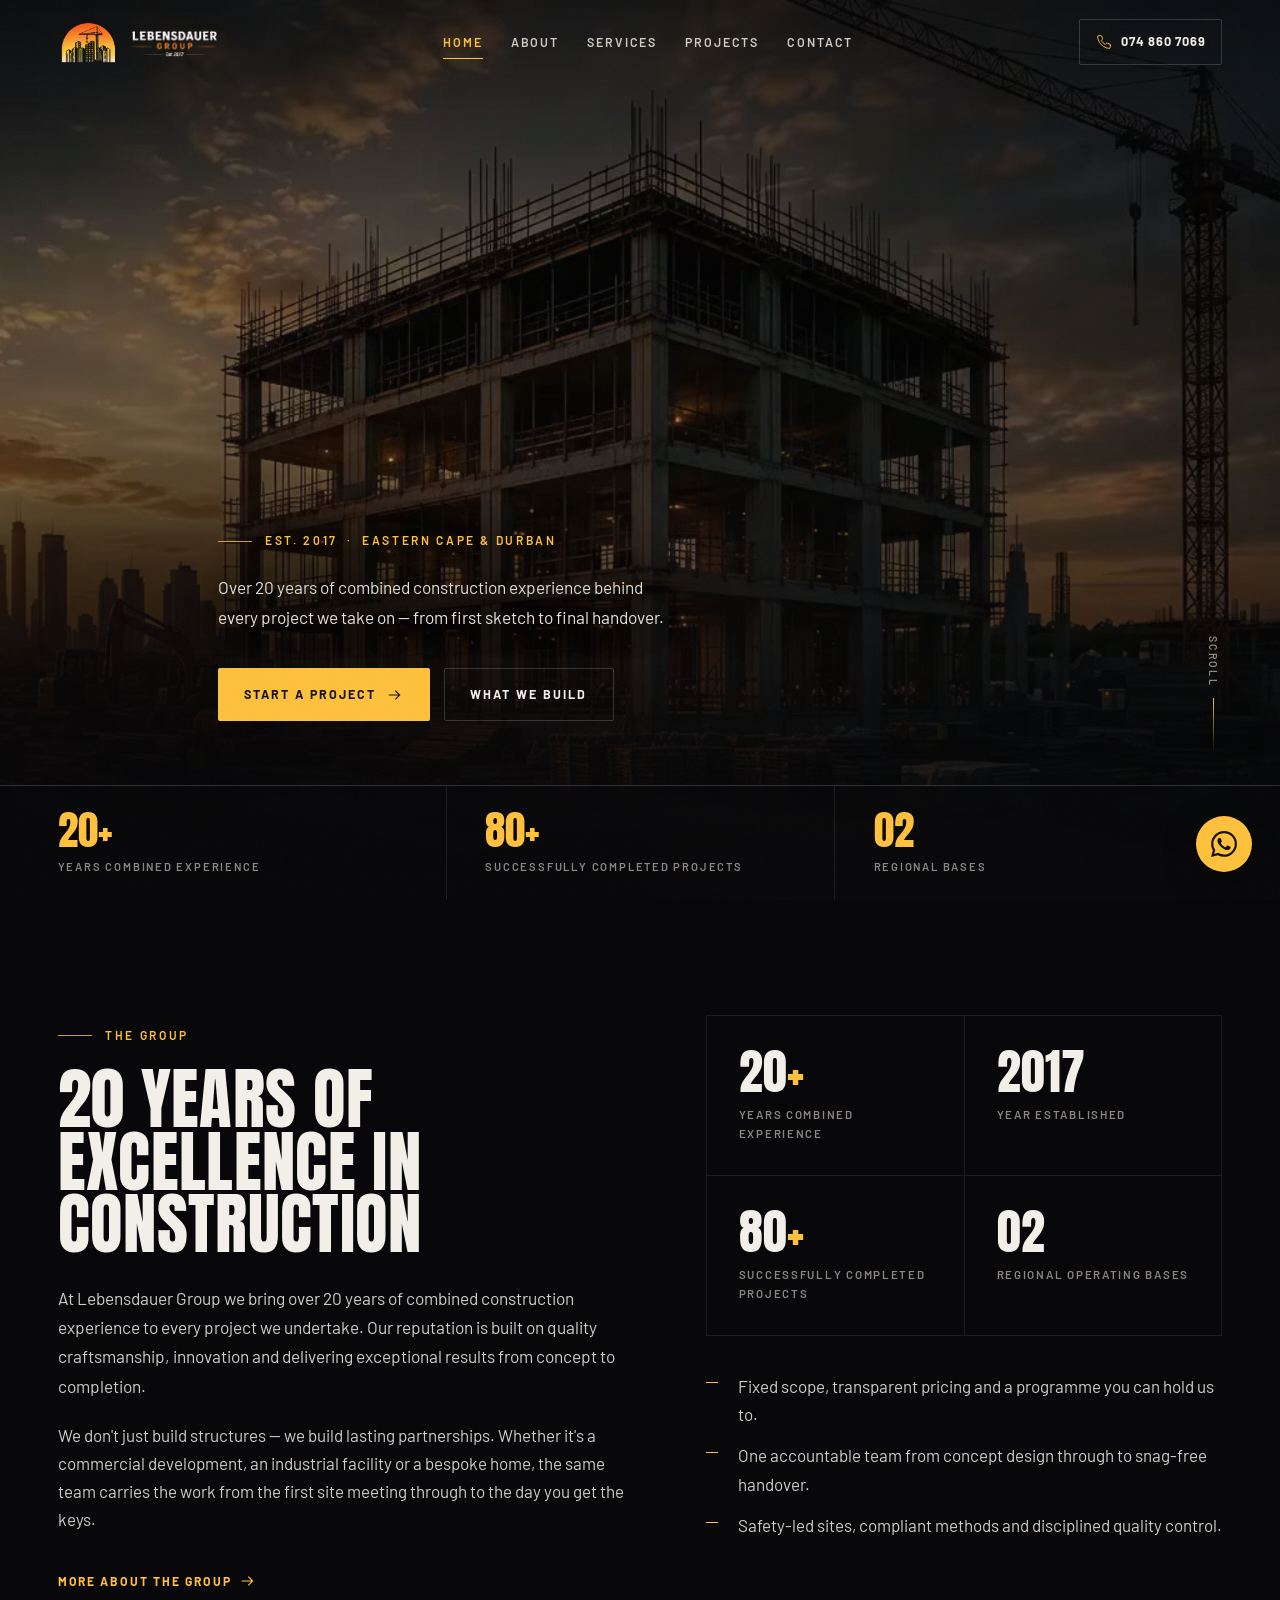
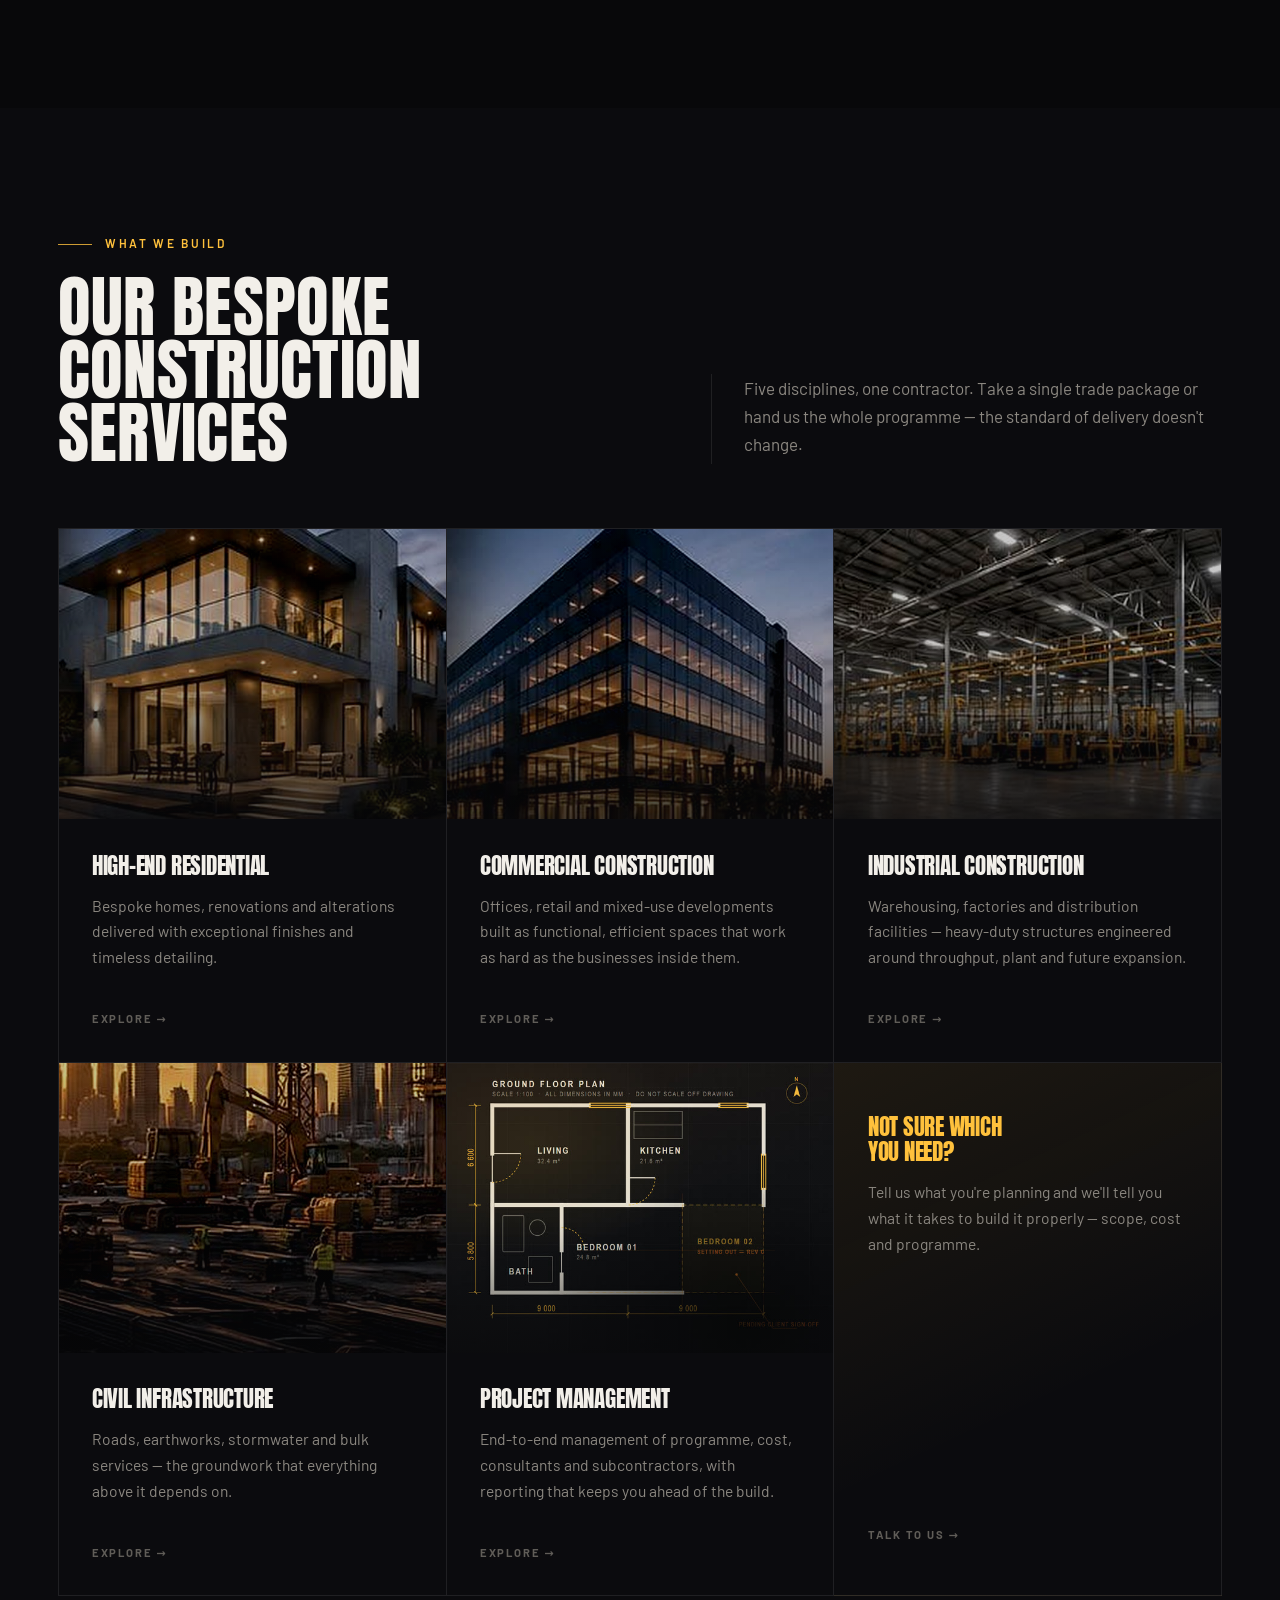
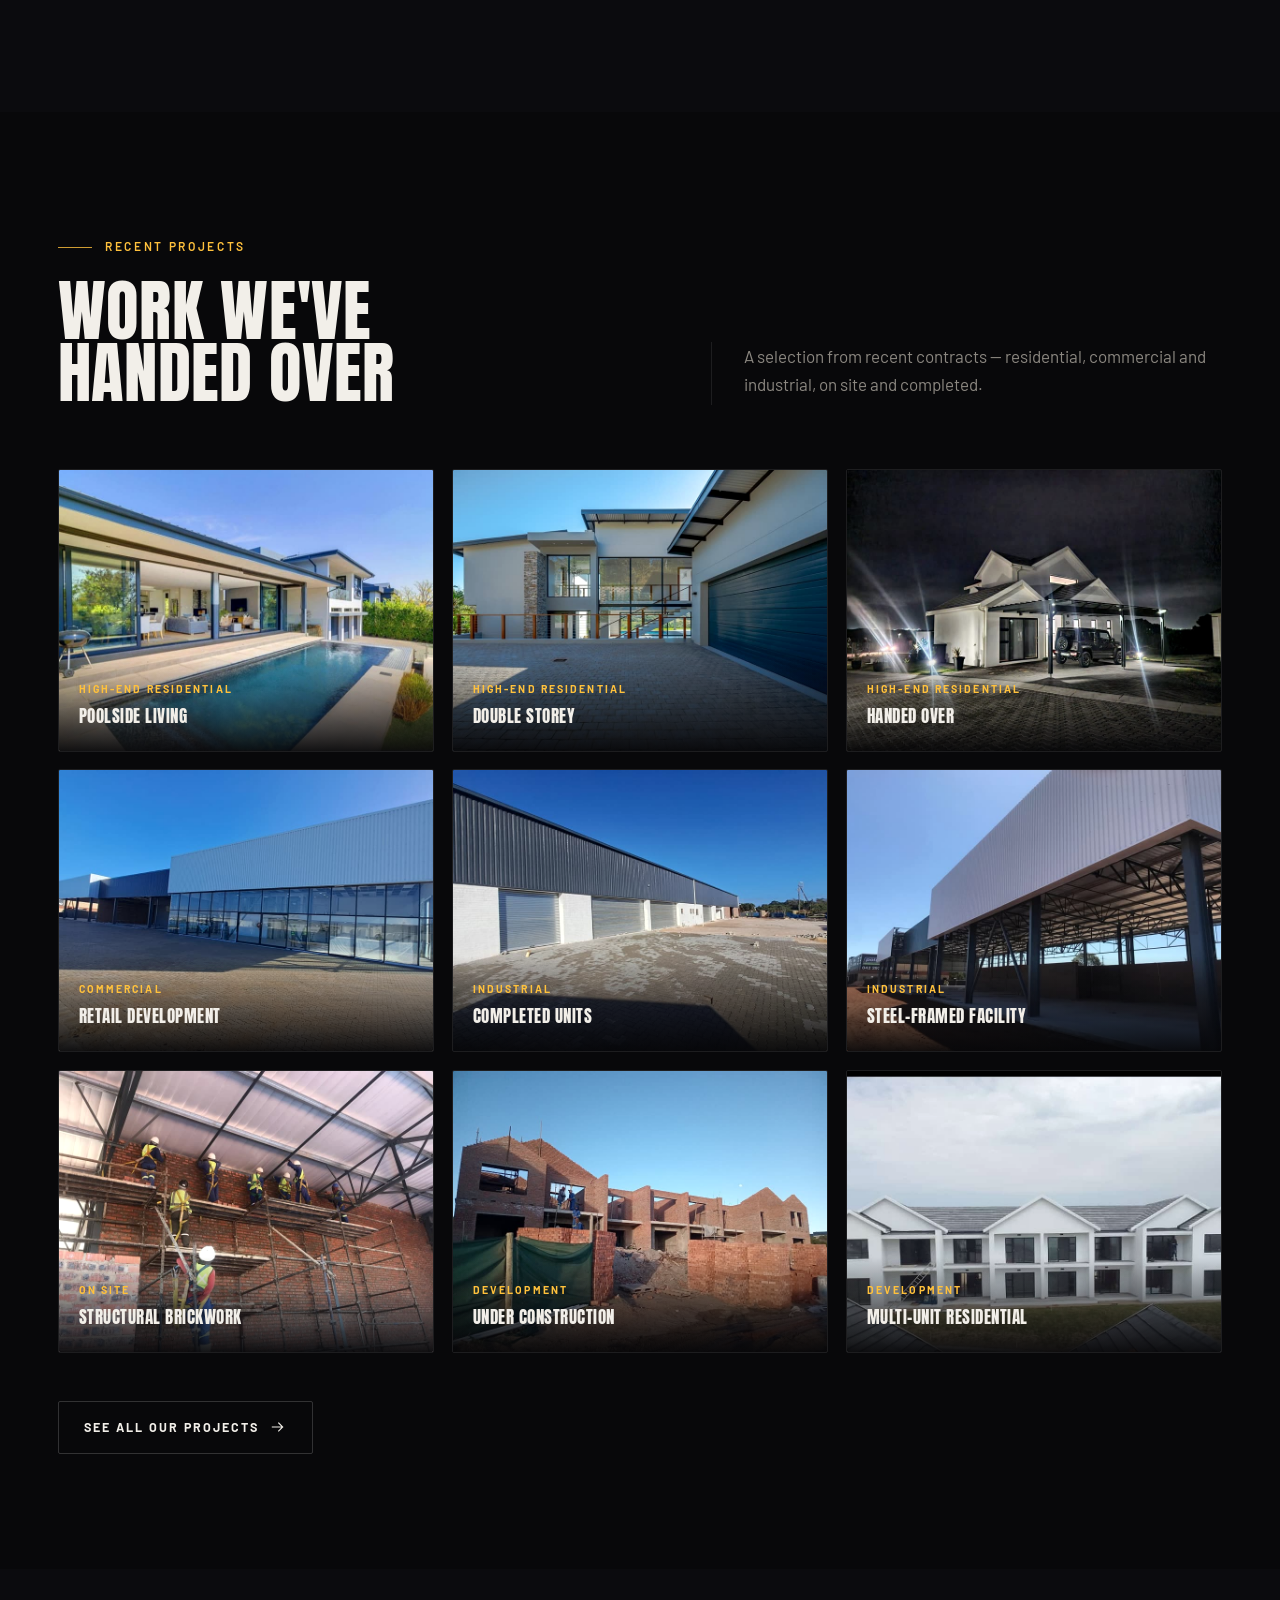
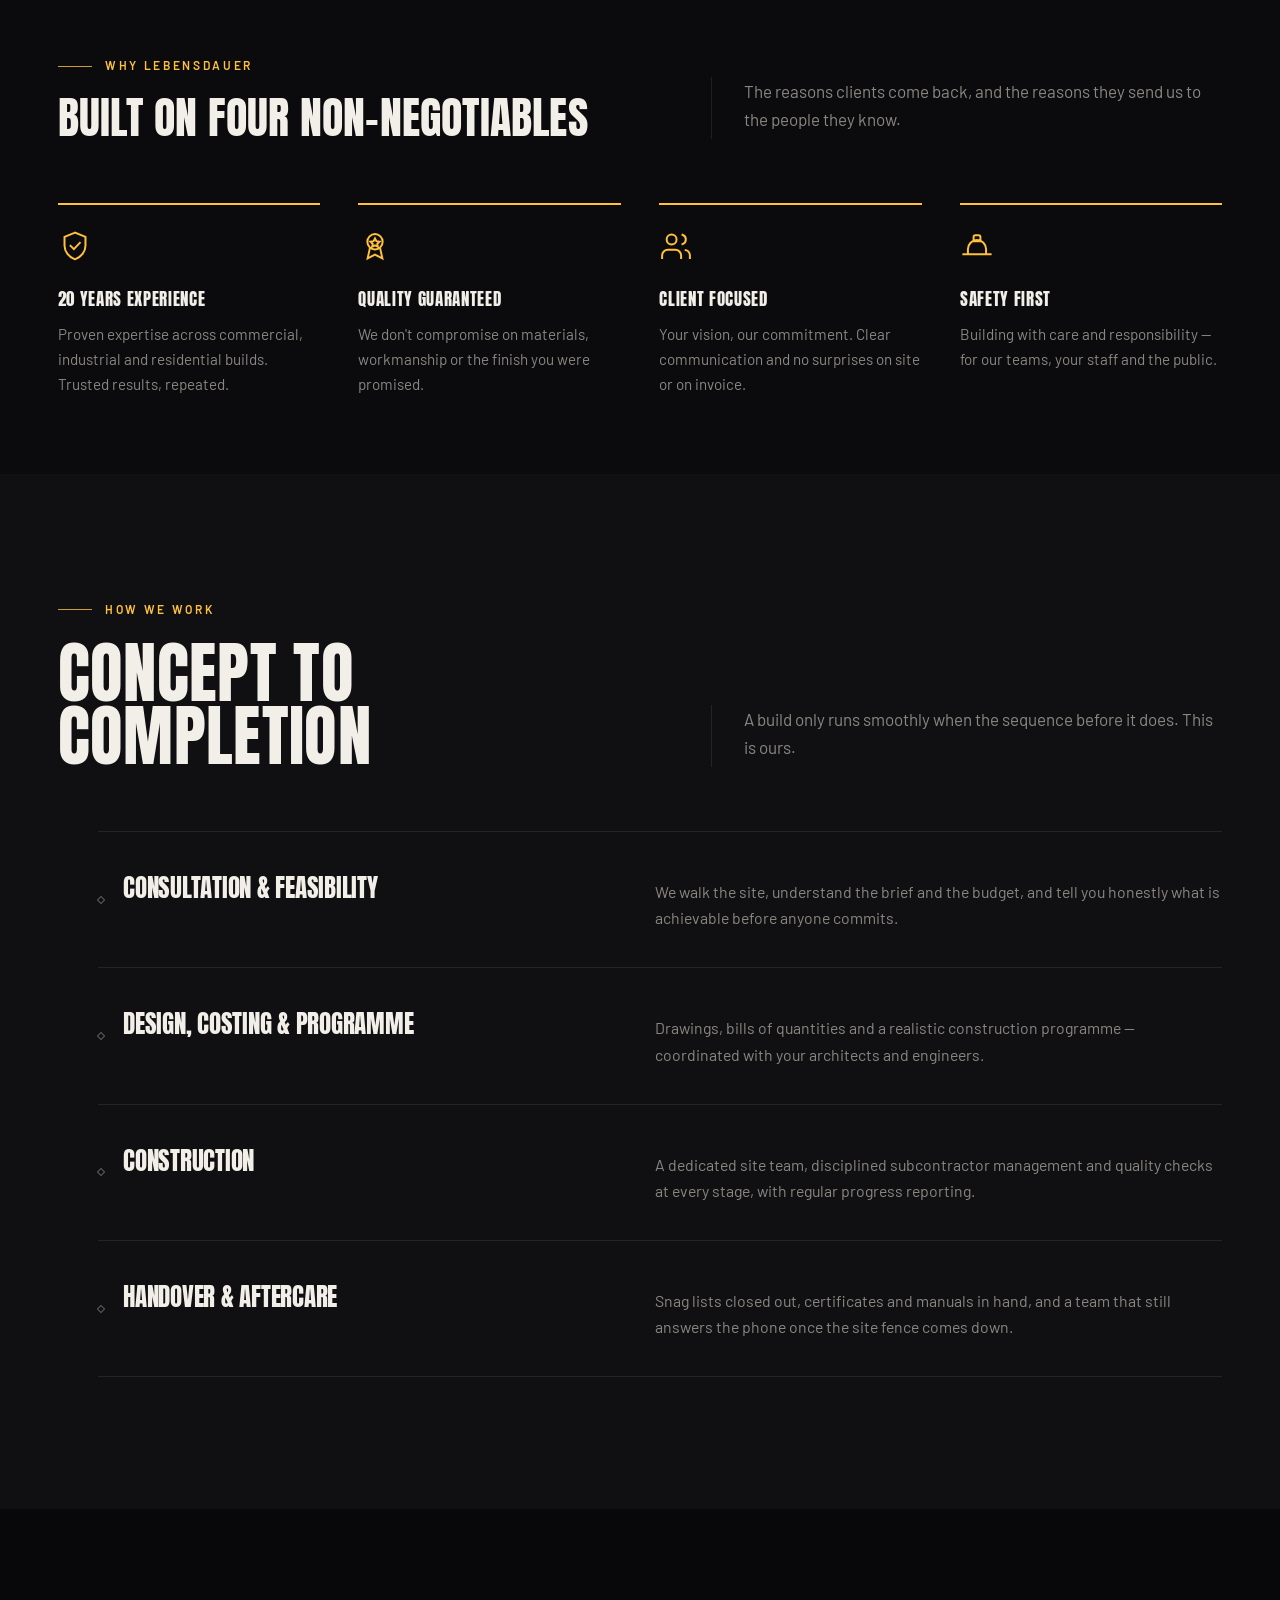
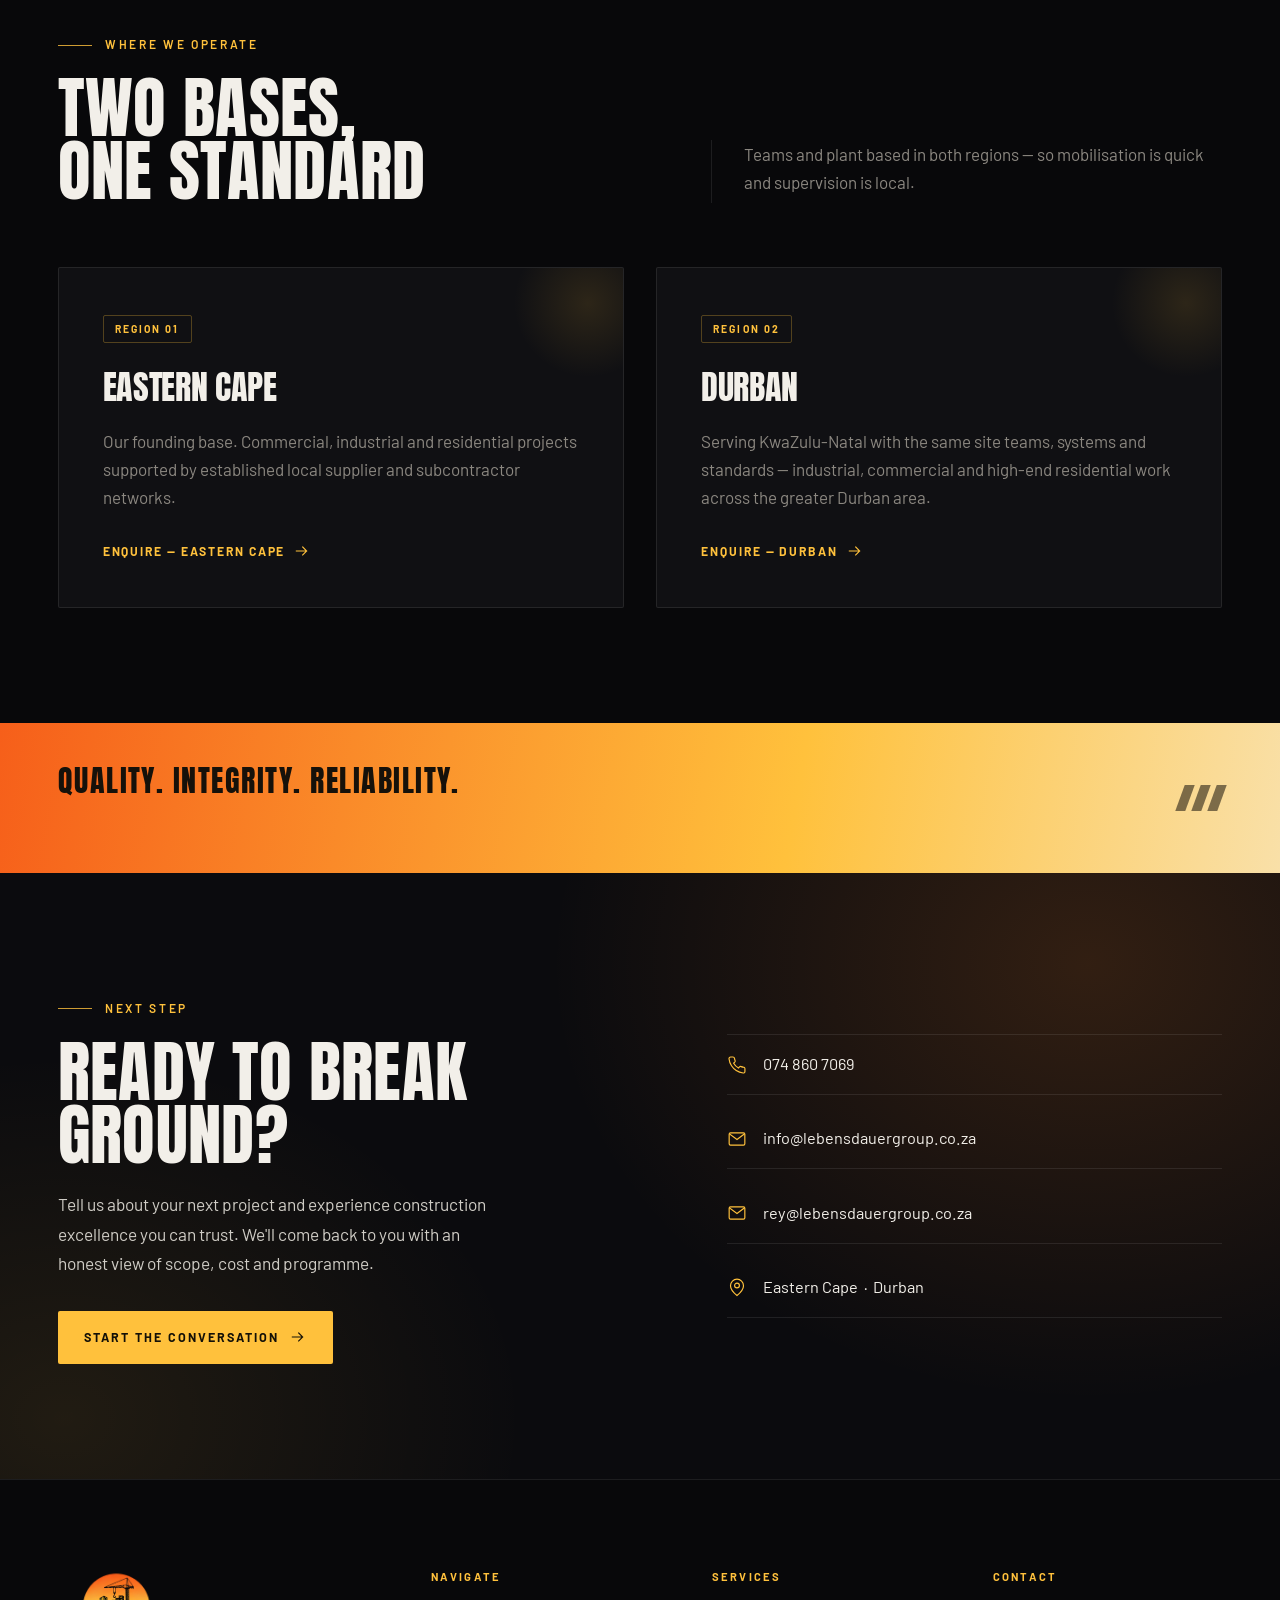
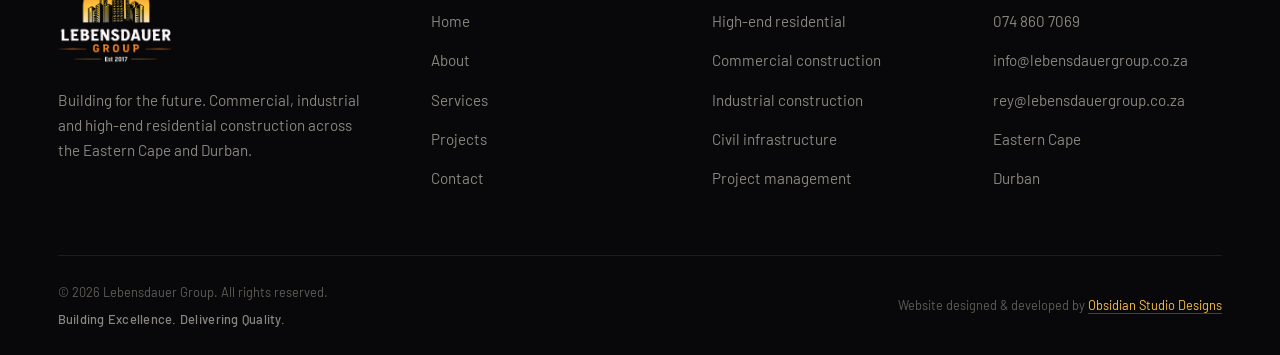
<file: index.html>
<!doctype html>
<html lang="en-ZA">
<head>
<meta charset="utf-8">
<meta name="viewport" content="width=device-width, initial-scale=1">
<title>Lebensdauer Group | Commercial, Industrial &amp; Residential Construction — Eastern Cape &amp; Durban</title>
<meta name="description" content="Lebensdauer Group delivers commercial, industrial and high-end residential construction, renovations, civil infrastructure and project management across the Eastern Cape and Durban. Building excellence. Delivering quality.">
<meta name="theme-color" content="#08080a">
<link rel="canonical" href="https://www.lebensdauergroup.co.za/">

<meta property="og:type" content="website">
<meta property="og:site_name" content="Lebensdauer Group">
<meta property="og:url" content="https://www.lebensdauergroup.co.za/">
<meta property="og:title" content="Lebensdauer Group — Building Excellence. Delivering Quality.">
<meta property="og:description" content="Over 20 years of combined construction experience. Commercial, industrial and high-end residential projects across the Eastern Cape and Durban.">
<meta property="og:image" content="https://www.lebensdauergroup.co.za/assets/img/hero-desktop-poster.jpg">
<meta property="og:image:alt" content="Lebensdauer Group construction project">
<meta name="twitter:card" content="summary_large_image">

<link rel="icon" href="assets/img/favicon-512.png" sizes="any">
<link rel="apple-touch-icon" href="assets/img/favicon-512.png">

<link rel="preconnect" href="https://fonts.googleapis.com">
<link rel="preconnect" href="https://fonts.gstatic.com" crossorigin>
<link href="https://fonts.googleapis.com/css2?family=Anton&amp;family=Barlow:wght@300;400;500;600;700&amp;display=swap" rel="stylesheet">
<link rel="stylesheet" href="assets/css/main.css">
<noscript><style>[data-reveal]{opacity:1!important;transform:none!important}</style></noscript>
</head>

<body>

<!-- Icon set ------------------------------------------------------------- -->
<svg width="0" height="0" aria-hidden="true" focusable="false" style="position:absolute">
  <defs>
    <g id="i-commercial" fill="none" stroke="currentColor" stroke-width="1.4" stroke-linecap="square"><path d="M3 21h18M6 21V6a1 1 0 0 1 1-1h6a1 1 0 0 1 1 1v15M14 21V10h4a1 1 0 0 1 1 1v10M9 9h2M9 13h2M9 17h2M16.5 14h.6M16.5 17.5h.6"/></g>
    <g id="i-industrial" fill="none" stroke="currentColor" stroke-width="1.4" stroke-linecap="square"><path d="M2 21h20M4.5 21V10.5l5 3.3v-3.3l5 3.3V5.5h5V21M8 17.5h1.2M13 17.5h1.2M17.5 13h1.2M17.5 17.5h1.2"/></g>
    <g id="i-residential" fill="none" stroke="currentColor" stroke-width="1.4" stroke-linecap="square"><path d="M2.5 11 12 3l9.5 8M5.5 9.6V21h13V9.6M9.8 21v-6.4h4.4V21"/></g>
    <g id="i-reno" fill="none" stroke="currentColor" stroke-width="1.4" stroke-linecap="square"><path d="M3 5h18v14H3zM3 9.7h18M3 14.3h18M8.5 5v4.7M15.5 5v4.7M12 9.7v4.6M6 14.3V19M18 14.3V19"/></g>
    <g id="i-civil" fill="none" stroke="currentColor" stroke-width="1.4" stroke-linecap="square"><path d="M8.4 3 4 21M15.6 3 20 21M12 4.2v3.2M12 10.4v3.2M12 16.6v3.2"/></g>
    <g id="i-pm" fill="none" stroke="currentColor" stroke-width="1.4" stroke-linecap="square"><path d="M9 4.5H6.8A1.8 1.8 0 0 0 5 6.3v13.4a1.8 1.8 0 0 0 1.8 1.8h10.4a1.8 1.8 0 0 0 1.8-1.8V6.3a1.8 1.8 0 0 0-1.8-1.8H15M9 4.5V3.2h6v1.3zM9 4.5V6h6V4.5M8.4 12.6l2.4 2.4 4.8-4.8"/></g>
    <g id="i-shield" fill="none" stroke="currentColor" stroke-width="1.4" stroke-linecap="square"><path d="M12 2.6 4.6 5.6v6c0 4.3 3 8.3 7.4 9.8 4.4-1.5 7.4-5.5 7.4-9.8v-6zM8.9 11.9l2.3 2.3 4.2-4.4"/></g>
    <g id="i-award" fill="none" stroke="currentColor" stroke-width="1.4" stroke-linecap="square"><circle cx="12" cy="9" r="5.4"/><path d="m8.4 13.5-1.6 7.2 5.2-2.6 5.2 2.6-1.6-7.2M12 6.6l1 2 2.2.3-1.6 1.5.4 2.2-2-1-2 1 .4-2.2-1.6-1.5 2.2-.3z"/></g>
    <g id="i-users" fill="none" stroke="currentColor" stroke-width="1.4" stroke-linecap="square"><path d="M15.6 20.5v-1.8a4 4 0 0 0-4-4H6.2a4 4 0 0 0-4 4v1.8"/><circle cx="8.9" cy="7.4" r="3.5"/><path d="M16.6 4.1a3.5 3.5 0 0 1 0 6.6M21.8 20.5v-1.8a4 4 0 0 0-3-3.8"/></g>
    <g id="i-helmet" fill="none" stroke="currentColor" stroke-width="1.4" stroke-linecap="square"><path d="M2.4 17.8h19.2M5.6 17.8v-3.6a6.4 6.4 0 0 1 12.8 0v3.6M9.6 8.6V5.6a1.2 1.2 0 0 1 1.2-1.2h2.4a1.2 1.2 0 0 1 1.2 1.2v3M9.6 8.6h4.8"/></g>
    <g id="i-phone" fill="none" stroke="currentColor" stroke-width="1.4" stroke-linecap="square"><path d="M21.5 16.9v2.8a1.9 1.9 0 0 1-2.1 1.9 19 19 0 0 1-8.3-3 18.7 18.7 0 0 1-5.7-5.7 19 19 0 0 1-3-8.4A1.9 1.9 0 0 1 4.3 2.4h2.8a1.9 1.9 0 0 1 1.9 1.6c.1.9.4 1.8.7 2.6a1.9 1.9 0 0 1-.4 2L8 9.8a15.4 15.4 0 0 0 5.8 5.8l1.2-1.3a1.9 1.9 0 0 1 2-.4c.8.3 1.7.6 2.6.7a1.9 1.9 0 0 1 1.9 2z"/></g>
    <g id="i-mail" fill="none" stroke="currentColor" stroke-width="1.4" stroke-linecap="square"><rect x="2.6" y="4.6" width="18.8" height="14.8" rx="1.6"/><path d="m3.4 6.2 8.6 6.3 8.6-6.3"/></g>
    <g id="i-pin" fill="none" stroke="currentColor" stroke-width="1.4" stroke-linecap="square"><path d="M19.8 10.4c0 5.4-7.8 11.8-7.8 11.8s-7.8-6.4-7.8-11.8a7.8 7.8 0 1 1 15.6 0z"/><circle cx="12" cy="10.2" r="2.9"/></g>
    <g id="i-clock" fill="none" stroke="currentColor" stroke-width="1.4" stroke-linecap="square"><circle cx="12" cy="12" r="9.1"/><path d="M12 6.6v5.7l3.5 2.1"/></g>
    <g id="i-arrow" fill="none" stroke="currentColor" stroke-width="1.6" stroke-linecap="square"><path d="M3.5 12h15.5M13 6l6 6-6 6"/></g>
    <g id="i-whatsapp" fill="currentColor"><path d="M17.47 14.38c-.3-.15-1.76-.87-2.03-.97-.27-.1-.47-.15-.67.15-.2.3-.77.97-.94 1.16-.17.2-.35.22-.64.08-.3-.15-1.26-.46-2.39-1.48-.89-.79-1.48-1.76-1.66-2.06-.17-.3-.02-.46.13-.6.14-.14.3-.35.45-.52.15-.18.2-.3.3-.5.1-.2.05-.37-.03-.52-.07-.15-.67-1.61-.91-2.21-.24-.58-.49-.5-.67-.51h-.57c-.2 0-.52.07-.8.37-.27.3-1.04 1.02-1.04 2.48s1.07 2.88 1.21 3.07c.15.2 2.1 3.2 5.08 4.49.71.3 1.26.49 1.7.62.71.23 1.36.2 1.87.12.57-.09 1.76-.72 2-1.41.25-.7.25-1.29.18-1.42-.08-.12-.27-.2-.57-.34m-5.42 7.4h-.01a9.87 9.87 0 0 1-5.03-1.38l-.36-.21-3.74.98 1-3.65-.24-.37a9.86 9.86 0 0 1-1.51-5.26c0-5.45 4.44-9.89 9.89-9.89a9.82 9.82 0 0 1 6.99 2.9 9.83 9.83 0 0 1 2.89 6.99c0 5.45-4.44 9.89-9.88 9.89m8.41-18.3A11.82 11.82 0 0 0 12.05 0C5.5 0 .16 5.34.16 11.89c0 2.1.55 4.14 1.59 5.95L.06 24l6.3-1.65a11.88 11.88 0 0 0 5.69 1.45c6.55 0 11.89-5.34 11.89-11.9a11.82 11.82 0 0 0-3.48-8.4"/></g>
  </defs>
</svg>

<a class="btn" href="#main" style="position:absolute;left:-9999px;top:0;z-index:9999" onfocus="this.style.left='1rem';this.style.top='1rem'" onblur="this.style.left='-9999px'">Skip to content</a>

<!-- Masthead ------------------------------------------------------------- -->
<header class="masthead" data-masthead>
  <div class="shell masthead__inner">
    <a class="lockup" href="index.html" aria-label="Lebensdauer Group — home">
      <img class="lockup__mark" src="assets/img/logo-mark.png" alt="" width="760" height="572" fetchpriority="high">
      <img class="lockup__word" src="assets/img/logo-wordmark.png" alt="Lebensdauer Group, established 2017" width="1400" height="481">
    </a>

    <nav class="nav" aria-label="Primary">
      <a class="nav__link" href="index.html" aria-current="page">Home</a>
      <a class="nav__link" href="about.html">About</a>
      <a class="nav__link" href="services.html">Services</a>
      <a class="nav__link" href="projects.html">Projects</a>
      <a class="nav__link" href="contact.html">Contact</a>
    </nav>

    <div class="masthead__ctas">
      <a class="masthead__cta" href="tel:+27748607069">
        <svg width="16" height="16" viewBox="0 0 24 24" aria-hidden="true"><use href="#i-phone"></use></svg>
        074 860 7069
      </a>
    </div>

    <button class="burger" type="button" data-burger aria-expanded="false" aria-controls="drawer" aria-label="Open menu">
      <span class="burger__bar"></span>
      <span class="burger__bar"></span>
      <span class="burger__bar"></span>
    </button>
  </div>
</header>

<!-- Mobile drawer -------------------------------------------------------- -->
<div class="drawer" id="drawer" data-drawer>
  <nav class="drawer__nav" aria-label="Mobile">
    <a class="drawer__link" href="index.html" aria-current="page"><span>01</span> Home</a>
    <a class="drawer__link" href="about.html"><span>02</span> About</a>
    <a class="drawer__link" href="services.html"><span>03</span> Services</a>
    <a class="drawer__link" href="projects.html"><span>04</span> Projects</a>
    <a class="drawer__link" href="contact.html"><span>05</span> Contact</a>
  </nav>

  <div class="drawer__foot">
    <div class="drawer__contact">
      <p class="drawer__label">Speak to us</p>
      <a href="tel:+27748607069">074 860 7069</a>
      <a href="https://wa.me/27748607069?text=Hi%2C%20I%27d%20like%20to%20discuss%20a%20construction%20project." target="_blank" rel="noopener">WhatsApp us</a>
      <a href="mailto:info@lebensdauergroup.co.za">info@lebensdauergroup.co.za</a>
      <a href="mailto:rey@lebensdauergroup.co.za">rey@lebensdauergroup.co.za</a>
    </div>
    <div class="drawer__contact">
      <p class="drawer__label">Where we operate</p>
      <span>Eastern Cape &nbsp;·&nbsp; Durban</span>
    </div>
    <a class="btn btn--wide" href="contact.html">
      Start a project
      <svg width="16" height="16" viewBox="0 0 24 24" aria-hidden="true"><use href="#i-arrow"></use></svg>
    </a>
  </div>
</div>

<main id="main">

<!-- Hero ----------------------------------------------------------------- -->
<section class="hero">
  <div class="hero__media">
    <video
      data-hero-video
      data-desktop-webm="assets/video/hero-desktop.webm"
      data-desktop-mp4="assets/video/hero-desktop.mp4"
      data-desktop-poster="assets/img/hero-desktop-poster.jpg"
      data-mobile-webm="assets/video/hero-mobile.webm"
      data-mobile-mp4="assets/video/hero-mobile.mp4"
      data-mobile-poster="assets/img/hero-mobile-poster.jpg"
      poster="assets/img/hero-desktop-poster.jpg"
      autoplay muted loop playsinline preload="metadata" aria-hidden="true" tabindex="-1"></video>
    <noscript><img src="assets/img/hero-desktop-poster.jpg" alt="Lebensdauer Group construction yard at first light"></noscript>
  </div>
  <div class="hero__scrim" aria-hidden="true"></div>

  <div class="shell hero__body">
    <h1 class="sr-only">Lebensdauer Group — commercial, industrial and high-end residential construction across the Eastern Cape and Durban</h1>
    <p class="eyebrow">Est. 2017 &nbsp;·&nbsp; Eastern Cape &amp; Durban</p>
    <p class="lede hero__lede">
      Over 20 years of combined construction experience behind every project we take on —
      from first sketch to final handover.
    </p>
    <div class="hero__actions">
      <a class="btn" href="contact.html">
        Start a project
        <svg width="16" height="16" viewBox="0 0 24 24" aria-hidden="true"><use href="#i-arrow"></use></svg>
      </a>
      <a class="btn btn--ghost" href="services.html">What we build</a>
    </div>
  </div>

  <p class="hero__cue" aria-hidden="true">Scroll</p>

  <div class="hero__ticker">
    <div class="shell">
      <div class="tick">
        <span class="tick__num">20+</span>
        <span class="tick__label">Years combined experience</span>
      </div>
      <div class="tick">
        <span class="tick__num">80+</span>
        <span class="tick__label">Successfully completed projects</span>
      </div>
      <div class="tick">
        <span class="tick__num">02</span>
        <span class="tick__label">Regional bases</span>
      </div>
    </div>
  </div>
</section>

<!-- The group ------------------------------------------------------------ -->
<section class="band" aria-labelledby="group-title">
  <div class="shell split">
    <div data-reveal>
      <p class="eyebrow">The group</p>
      <h2 class="display display--lg" id="group-title">20 years of excellence in construction</h2>
      <p class="lede" style="margin-top:1.75rem">
        At Lebensdauer Group we bring over 20 years of combined construction experience to every
        project we undertake. Our reputation is built on quality craftsmanship, innovation and
        delivering exceptional results from concept to completion.
      </p>
      <p>
        We don't just build structures — we build lasting partnerships. Whether it's a commercial
        development, an industrial facility or a bespoke home, the same team carries the work from
        the first site meeting through to the day you get the keys.
      </p>
      <p style="margin-top:2rem">
        <a class="textlink" href="about.html">
          More about the group
          <svg width="16" height="16" viewBox="0 0 24 24" aria-hidden="true"><use href="#i-arrow"></use></svg>
        </a>
      </p>
    </div>

    <div class="split__media" data-reveal data-reveal-delay="120">
      <ul class="facts">
        <li class="fact">
          <span class="fact__num">20<em>+</em></span>
          <span class="fact__label">Years combined experience</span>
        </li>
        <li class="fact">
          <span class="fact__num">2017</span>
          <span class="fact__label">Year established</span>
        </li>
        <li class="fact">
          <span class="fact__num">80<em>+</em></span>
          <span class="fact__label">Successfully completed projects</span>
        </li>
        <li class="fact">
          <span class="fact__num">02</span>
          <span class="fact__label">Regional operating bases</span>
        </li>
      </ul>

      <ul class="checklist" style="margin-top:2.25rem">
        <li>Fixed scope, transparent pricing and a programme you can hold us to.</li>
        <li>One accountable team from concept design through to snag-free handover.</li>
        <li>Safety-led sites, compliant methods and disciplined quality control.</li>
      </ul>
    </div>
  </div>
</section>

<!-- Services ------------------------------------------------------------- -->
<section class="band band--ink" id="services" aria-labelledby="services-title">
  <div class="shell">
    <div class="section-head" data-reveal>
      <div>
        <p class="eyebrow">What we build</p>
        <h2 class="display display--lg" id="services-title">Our bespoke<br>construction services</h2>
      </div>
      <div class="section-head__aside">
        <p class="muted" style="margin:0">
          Five disciplines, one contractor. Take a single trade package or hand us the whole
          programme — the standard of delivery doesn't change.
        </p>
      </div>
    </div>

    <ul class="services" data-reveal>
      <li class="service">
        <a class="service__hit" href="services.html#residential" aria-label="High-end residential construction"></a>
        <figure class="service__shot">
          <img src="assets/img/work-residential.jpg" alt="Contemporary double-storey home with glazed façade and lit terrace at dusk" width="640" height="480" loading="lazy" decoding="async">
        </figure>
        <div class="service__body">
          <h3>High-end residential</h3>
          <p>Bespoke homes, renovations and alterations delivered with exceptional finishes and timeless detailing.</p>
          <span class="service__link">Explore →</span>
        </div>
      </li>

      <li class="service">
        <a class="service__hit" href="services.html#commercial" aria-label="Commercial construction"></a>
        <figure class="service__shot">
          <img src="assets/img/work-commercial.jpg" alt="Glazed commercial office building lit from within at dusk" width="640" height="480" loading="lazy" decoding="async">
        </figure>
        <div class="service__body">
          <h3>Commercial construction</h3>
          <p>Offices, retail and mixed-use developments built as functional, efficient spaces that work as hard as the businesses inside them.</p>
          <span class="service__link">Explore →</span>
        </div>
      </li>

      <li class="service">
        <a class="service__hit" href="services.html#industrial" aria-label="Industrial construction"></a>
        <figure class="service__shot">
          <img src="assets/img/work-industrial.jpg" alt="Interior of a steel-framed industrial warehouse with plant on the floor" width="640" height="480" loading="lazy" decoding="async">
        </figure>
        <div class="service__body">
          <h3>Industrial construction</h3>
          <p>Warehousing, factories and distribution facilities — heavy-duty structures engineered around throughput, plant and future expansion.</p>
          <span class="service__link">Explore →</span>
        </div>
      </li>

      <li class="service">
        <a class="service__hit" href="services.html#civil" aria-label="Civil infrastructure works"></a>
        <figure class="service__shot">
          <img src="assets/img/work-civil.jpg" alt="Excavators and earthmoving plant working a site laydown at golden hour" width="640" height="480" loading="lazy" decoding="async">
        </figure>
        <div class="service__body">
          <h3>Civil infrastructure</h3>
          <p>Roads, earthworks, stormwater and bulk services — the groundwork that everything above it depends on.</p>
          <span class="service__link">Explore →</span>
        </div>
      </li>

      <li class="service">
        <a class="service__hit" href="services.html#management" aria-label="Project management"></a>
        <figure class="service__shot service__shot--plan">
          <img src="assets/img/work-management.jpg" alt="Architectural ground floor plan on the drawing board, with the final room still being set out" width="640" height="480" loading="lazy" decoding="async">
        </figure>
        <div class="service__body">
          <h3>Project management</h3>
          <p>End-to-end management of programme, cost, consultants and subcontractors, with reporting that keeps you ahead of the build.</p>
          <span class="service__link">Explore →</span>
        </div>
      </li>

      <li class="service service--cta">
        <a class="service__hit" href="contact.html" aria-label="Talk to us about your project"></a>
        <div class="service__body">
          <h3>Not sure which<br>you need?</h3>
          <p>Tell us what you're planning and we'll tell you what it takes to build it properly — scope, cost and programme.</p>
          <span class="service__link">Talk to us →</span>
        </div>
      </li>
    </ul>
  </div>
</section>

<!-- Recent projects ------------------------------------------------------ -->
<section class="band" id="projects" aria-labelledby="projects-title">
  <div class="shell">
    <div class="section-head" data-reveal>
      <div>
        <p class="eyebrow">Recent projects</p>
        <h2 class="display display--lg" id="projects-title">Work we've<br>handed over</h2>
      </div>
      <div class="section-head__aside">
        <p class="muted" style="margin:0">
          A selection from recent contracts — residential, commercial and industrial, on site
          and completed.
        </p>
      </div>
    </div>

    <div class="gallery" data-reveal>
      <figure class="shot">
        <img src="assets/img/projects/residential-poolside.jpg" alt="Completed high-end home with stacking doors opening onto a pool and landscaped garden" width="1000" height="750" loading="lazy" decoding="async">
        <figcaption><em>High-end residential</em>Poolside living</figcaption>
      </figure>
      <figure class="shot">
        <img src="assets/img/projects/residential-double-storey.jpg" alt="Double-storey home with stone cladding, glazing and a paved forecourt" width="1000" height="750" loading="lazy" decoding="async">
        <figcaption><em>High-end residential</em>Double storey</figcaption>
      </figure>
      <figure class="shot">
        <img src="assets/img/projects/residential-handover.jpg" alt="Completed home floodlit at night with vehicle under the carport" width="1000" height="750" loading="lazy" decoding="async">
        <figcaption><em>High-end residential</em>Handed over</figcaption>
      </figure>
      <figure class="shot">
        <img src="assets/img/projects/commercial-retail.jpg" alt="Completed retail building with full-height shopfront glazing and paved apron" width="1000" height="750" loading="lazy" decoding="async">
        <figcaption><em>Commercial</em>Retail development</figcaption>
      </figure>
      <figure class="shot">
        <img src="assets/img/projects/industrial-units.jpg" alt="Row of completed industrial units with roller doors and a paved yard" width="1000" height="750" loading="lazy" decoding="async">
        <figcaption><em>Industrial</em>Completed units</figcaption>
      </figure>
      <figure class="shot">
        <img src="assets/img/projects/industrial-steel-frame.jpg" alt="Steel-framed industrial building with the roof sheeted and walls under way" width="1000" height="750" loading="lazy" decoding="async">
        <figcaption><em>Industrial</em>Steel-framed facility</figcaption>
      </figure>
      <figure class="shot">
        <img src="assets/img/projects/brickwork-on-site.jpg" alt="Bricklaying team working from scaffolding in harnesses beneath a steel roof" width="1000" height="750" loading="lazy" decoding="async">
        <figcaption><em>On site</em>Structural brickwork</figcaption>
      </figure>
      <figure class="shot">
        <img src="assets/img/projects/development-in-progress.jpg" alt="Multi-unit residential development under construction in face brick" width="1000" height="750" loading="lazy" decoding="async">
        <figcaption><em>Development</em>Under construction</figcaption>
      </figure>
      <figure class="shot">
        <img src="assets/img/projects/development-units.jpg" alt="Completed multi-unit residential block, plastered and painted" width="1000" height="750" loading="lazy" decoding="async">
        <figcaption><em>Development</em>Multi-unit residential</figcaption>
      </figure>
    </div>

    <p style="margin-top:clamp(2rem,4vw,3rem)" data-reveal>
      <a class="btn btn--ghost" href="projects.html">
        See all our projects
        <svg width="16" height="16" viewBox="0 0 24 24" aria-hidden="true"><use href="#i-arrow"></use></svg>
      </a>
    </p>
  </div>
</section>

<!-- Pillars -------------------------------------------------------------- -->
<section class="band band--tight band--ink" aria-labelledby="pillars-title">
  <div class="shell">
    <div class="section-head" data-reveal>
      <div>
        <p class="eyebrow">Why Lebensdauer</p>
        <h2 class="display display--md" id="pillars-title">Built on four non-negotiables</h2>
      </div>
      <div class="section-head__aside">
        <p class="muted" style="margin:0">
          The reasons clients come back, and the reasons they send us to the people they know.
        </p>
      </div>
    </div>

    <div class="pillars" data-reveal>
      <article class="pillar">
        <svg class="pillar__icon" viewBox="0 0 24 24" aria-hidden="true"><use href="#i-shield"></use></svg>
        <h3>20 years experience</h3>
        <p>Proven expertise across commercial, industrial and residential builds. Trusted results, repeated.</p>
      </article>
      <article class="pillar">
        <svg class="pillar__icon" viewBox="0 0 24 24" aria-hidden="true"><use href="#i-award"></use></svg>
        <h3>Quality guaranteed</h3>
        <p>We don't compromise on materials, workmanship or the finish you were promised.</p>
      </article>
      <article class="pillar">
        <svg class="pillar__icon" viewBox="0 0 24 24" aria-hidden="true"><use href="#i-users"></use></svg>
        <h3>Client focused</h3>
        <p>Your vision, our commitment. Clear communication and no surprises on site or on invoice.</p>
      </article>
      <article class="pillar">
        <svg class="pillar__icon" viewBox="0 0 24 24" aria-hidden="true"><use href="#i-helmet"></use></svg>
        <h3>Safety first</h3>
        <p>Building with care and responsibility — for our teams, your staff and the public.</p>
      </article>
    </div>
  </div>
</section>

<!-- Process -------------------------------------------------------------- -->
<section class="band band--panel" aria-labelledby="process-title">
  <div class="shell">
    <div class="section-head" data-reveal>
      <div>
        <p class="eyebrow">How we work</p>
        <h2 class="display display--lg" id="process-title">Concept to completion</h2>
      </div>
      <div class="section-head__aside">
        <p class="muted" style="margin:0">
          A build only runs smoothly when the sequence before it does. This is ours.
        </p>
      </div>
    </div>

    <ol class="steps" data-reveal>
      <li class="step">
        <h3>Consultation &amp; feasibility</h3>
        <p>We walk the site, understand the brief and the budget, and tell you honestly what is achievable before anyone commits.</p>
      </li>
      <li class="step">
        <h3>Design, costing &amp; programme</h3>
        <p>Drawings, bills of quantities and a realistic construction programme — coordinated with your architects and engineers.</p>
      </li>
      <li class="step">
        <h3>Construction</h3>
        <p>A dedicated site team, disciplined subcontractor management and quality checks at every stage, with regular progress reporting.</p>
      </li>
      <li class="step">
        <h3>Handover &amp; aftercare</h3>
        <p>Snag lists closed out, certificates and manuals in hand, and a team that still answers the phone once the site fence comes down.</p>
      </li>
    </ol>
  </div>
</section>

<!-- Locations ------------------------------------------------------------ -->
<section class="band" id="locations" aria-labelledby="locations-title">
  <div class="shell">
    <div class="section-head" data-reveal>
      <div>
        <p class="eyebrow">Where we operate</p>
        <h2 class="display display--lg" id="locations-title">Two bases,<br>one standard</h2>
      </div>
      <div class="section-head__aside">
        <p class="muted" style="margin:0">
          Teams and plant based in both regions — so mobilisation is quick and supervision is local.
        </p>
      </div>
    </div>

    <div class="locations" data-reveal>
      <article class="location">
        <span class="location__tag">Region 01</span>
        <h3>Eastern Cape</h3>
        <p class="muted">
          Our founding base. Commercial, industrial and residential projects supported by
          established local supplier and subcontractor networks.
        </p>
        <p style="margin-top:1.5rem">
          <a class="textlink" href="contact.html#enquiry">
            Enquire — Eastern Cape
            <svg width="16" height="16" viewBox="0 0 24 24" aria-hidden="true"><use href="#i-arrow"></use></svg>
          </a>
        </p>
      </article>

      <article class="location">
        <span class="location__tag">Region 02</span>
        <h3>Durban</h3>
        <p class="muted">
          Serving KwaZulu-Natal with the same site teams, systems and standards — industrial,
          commercial and high-end residential work across the greater Durban area.
        </p>
        <p style="margin-top:1.5rem">
          <a class="textlink" href="contact.html#enquiry">
            Enquire — Durban
            <svg width="16" height="16" viewBox="0 0 24 24" aria-hidden="true"><use href="#i-arrow"></use></svg>
          </a>
        </p>
      </article>
    </div>
  </div>
</section>

<!-- Creed ---------------------------------------------------------------- -->
<aside class="creed">
  <div class="shell">
    <p class="creed__words">Quality. Integrity. Reliability.</p>
    <span class="creed__slash" aria-hidden="true"><span></span><span></span><span></span></span>
  </div>
</aside>

<!-- Summon --------------------------------------------------------------- -->
<section class="band summon" aria-labelledby="summon-title">
  <div class="shell">
    <div class="summon__grid">
      <div data-reveal>
        <p class="eyebrow">Next step</p>
        <h2 class="display display--lg" id="summon-title">Ready to break ground?</h2>
        <p class="lede" style="margin-top:1.5rem;max-width:44ch">
          Tell us about your next project and experience construction excellence you can trust.
          We'll come back to you with an honest view of scope, cost and programme.
        </p>
        <p style="margin-top:2rem">
          <a class="btn" href="contact.html">
            Start the conversation
            <svg width="16" height="16" viewBox="0 0 24 24" aria-hidden="true"><use href="#i-arrow"></use></svg>
          </a>
        </p>
      </div>

      <div class="summon__lines" data-reveal data-reveal-delay="120">
        <div class="summon__row">
          <svg viewBox="0 0 24 24" aria-hidden="true"><use href="#i-phone"></use></svg>
          <a href="tel:+27748607069">074 860 7069</a>
        </div>
        <div class="summon__row">
          <svg viewBox="0 0 24 24" aria-hidden="true"><use href="#i-mail"></use></svg>
          <a href="mailto:info@lebensdauergroup.co.za">info@lebensdauergroup.co.za</a>
        </div>
        <div class="summon__row">
          <svg viewBox="0 0 24 24" aria-hidden="true"><use href="#i-mail"></use></svg>
          <a href="mailto:rey@lebensdauergroup.co.za">rey@lebensdauergroup.co.za</a>
        </div>
        <div class="summon__row">
          <svg viewBox="0 0 24 24" aria-hidden="true"><use href="#i-pin"></use></svg>
          <span>Eastern Cape &nbsp;·&nbsp; Durban</span>
        </div>
      </div>
    </div>
  </div>
</section>

</main>

<!-- Footer --------------------------------------------------------------- -->
<footer class="footer">
  <div class="shell">
    <div class="footer__grid">
      <div>
        <img class="footer__logo" src="assets/img/logo-full.png" alt="Lebensdauer Group" width="1000" height="845" loading="lazy">
        <p class="muted" style="max-width:34ch;font-size:0.95rem">
          Building for the future. Commercial, industrial and high-end residential construction
          across the Eastern Cape and Durban.
        </p>
      </div>

      <div>
        <h4>Navigate</h4>
        <ul class="footer__list">
          <li><a href="index.html">Home</a></li>
          <li><a href="about.html">About</a></li>
          <li><a href="services.html">Services</a></li>
          <li><a href="projects.html">Projects</a></li>
          <li><a href="contact.html">Contact</a></li>
        </ul>
      </div>

      <div>
        <h4>Services</h4>
        <ul class="footer__list">
          <li><a href="services.html#residential">High-end residential</a></li>
          <li><a href="services.html#commercial">Commercial construction</a></li>
          <li><a href="services.html#industrial">Industrial construction</a></li>
          <li><a href="services.html#civil">Civil infrastructure</a></li>
          <li><a href="services.html#management">Project management</a></li>
        </ul>
      </div>

      <div>
        <h4>Contact</h4>
        <ul class="footer__list">
          <li><a href="tel:+27748607069">074 860 7069</a></li>
          <li><a href="mailto:info@lebensdauergroup.co.za">info@lebensdauergroup.co.za</a></li>
          <li><a href="mailto:rey@lebensdauergroup.co.za">rey@lebensdauergroup.co.za</a></li>
          <li><span>Eastern Cape</span></li>
          <li><span>Durban</span></li>
        </ul>
      </div>
    </div>

    <div class="footer__bar">
      <p class="footer__legal">
        &copy; <span data-year>2026</span> Lebensdauer Group. All rights reserved.
        <span class="footer__creed">Building Excellence. Delivering Quality.</span>
      </p>
      <p class="footer__credit">
        Website designed &amp; developed by
        <a href="https://obsidianstudiodesigns.co.za/" target="_blank" rel="noopener">Obsidian Studio Designs</a>
      </p>
    </div>
  </div>
</footer>

<script type="application/ld+json">
{
  "@context": "https://schema.org",
  "@type": "GeneralContractor",
  "name": "Lebensdauer Group",
  "url": "https://www.lebensdauergroup.co.za/",
  "logo": "https://www.lebensdauergroup.co.za/assets/img/logo-full.png",
  "slogan": "Building excellence. Delivering quality.",
  "foundingDate": "2017",
  "description": "Commercial, industrial and high-end residential construction, renovations, civil infrastructure works and project management across the Eastern Cape and Durban, South Africa.",
  "telephone": "+27-74-860-7069",
  "email": "info@lebensdauergroup.co.za",
  "areaServed": [
    { "@type": "AdministrativeArea", "name": "Eastern Cape, South Africa" },
    { "@type": "AdministrativeArea", "name": "Durban, KwaZulu-Natal, South Africa" }
  ],
  "address": [
    { "@type": "PostalAddress", "addressRegion": "Eastern Cape", "addressCountry": "ZA" },
    { "@type": "PostalAddress", "addressLocality": "Durban", "addressRegion": "KwaZulu-Natal", "addressCountry": "ZA" }
  ],
  "hasOfferCatalog": {
    "@type": "OfferCatalog",
    "name": "Construction services",
    "itemListElement": [
      { "@type": "Offer", "itemOffered": { "@type": "Service", "name": "Commercial construction" } },
      { "@type": "Offer", "itemOffered": { "@type": "Service", "name": "Industrial construction" } },
      { "@type": "Offer", "itemOffered": { "@type": "Service", "name": "High-end residential construction" } },
      { "@type": "Offer", "itemOffered": { "@type": "Service", "name": "Renovations and alterations" } },
      { "@type": "Offer", "itemOffered": { "@type": "Service", "name": "Civil infrastructure works" } },
      { "@type": "Offer", "itemOffered": { "@type": "Service", "name": "Project management" } }
    ]
  }
}
</script>

<a class="wa" href="https://wa.me/27748607069?text=Hi%2C%20I%27d%20like%20to%20discuss%20a%20construction%20project." target="_blank" rel="noopener"
   aria-label="Chat to us on WhatsApp">
  <svg width="26" height="26" viewBox="0 0 24 24" aria-hidden="true"><use href="#i-whatsapp"></use></svg>
  <span class="wa__label">WhatsApp us</span>
</a>

<script src="assets/js/main.js" defer></script>
</body>
</html>
</file>
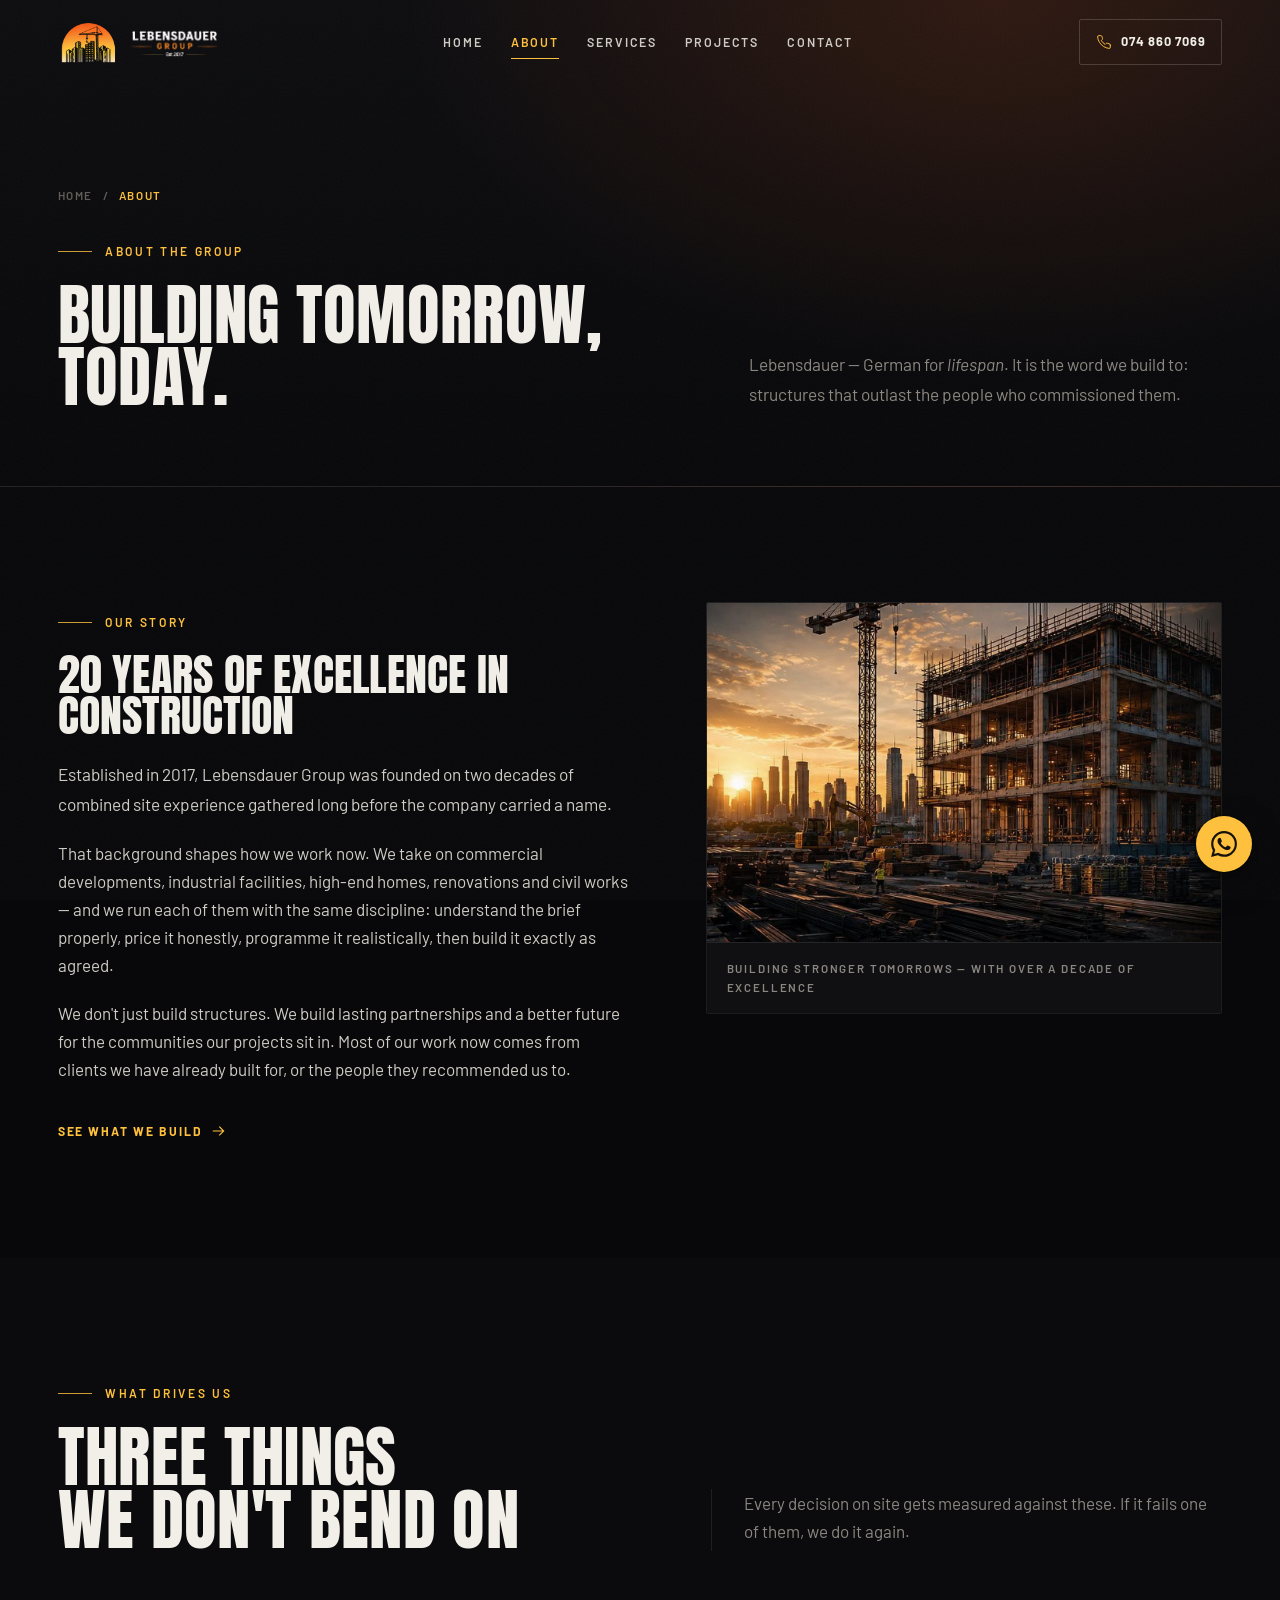
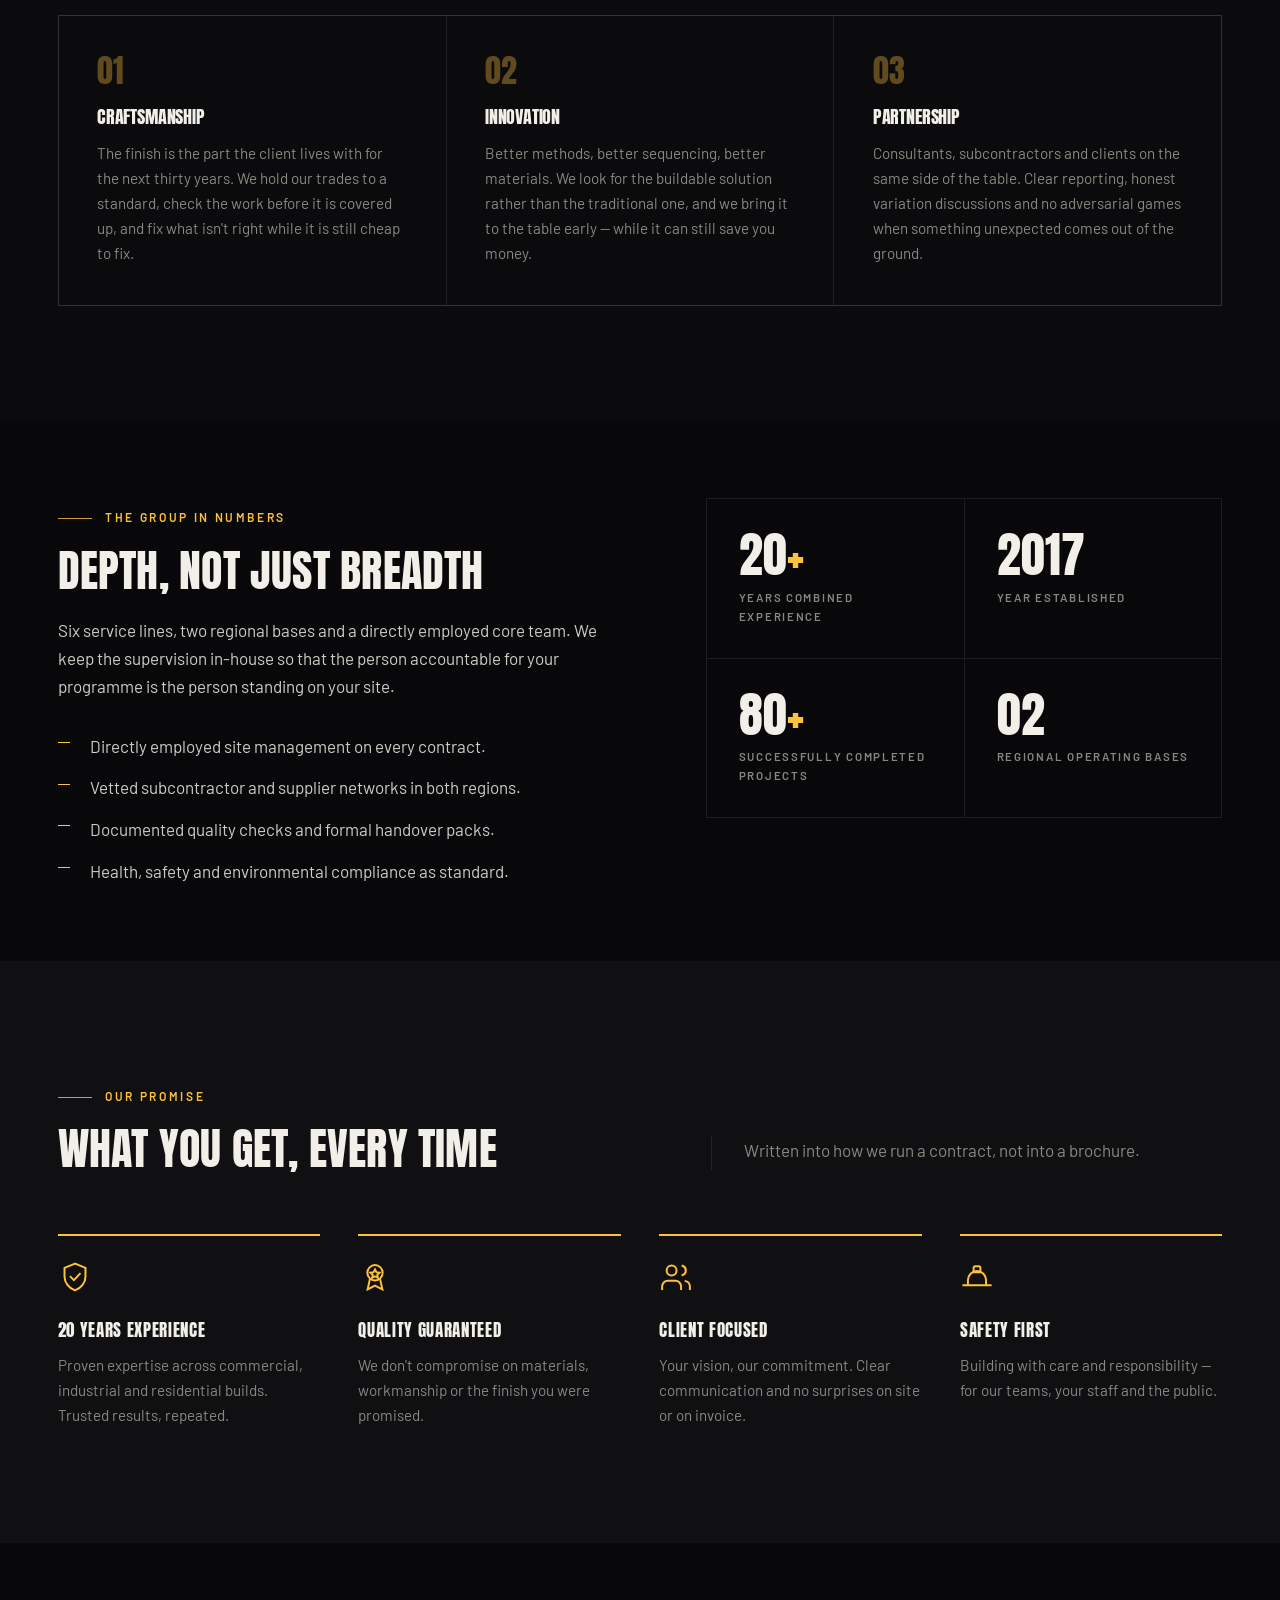
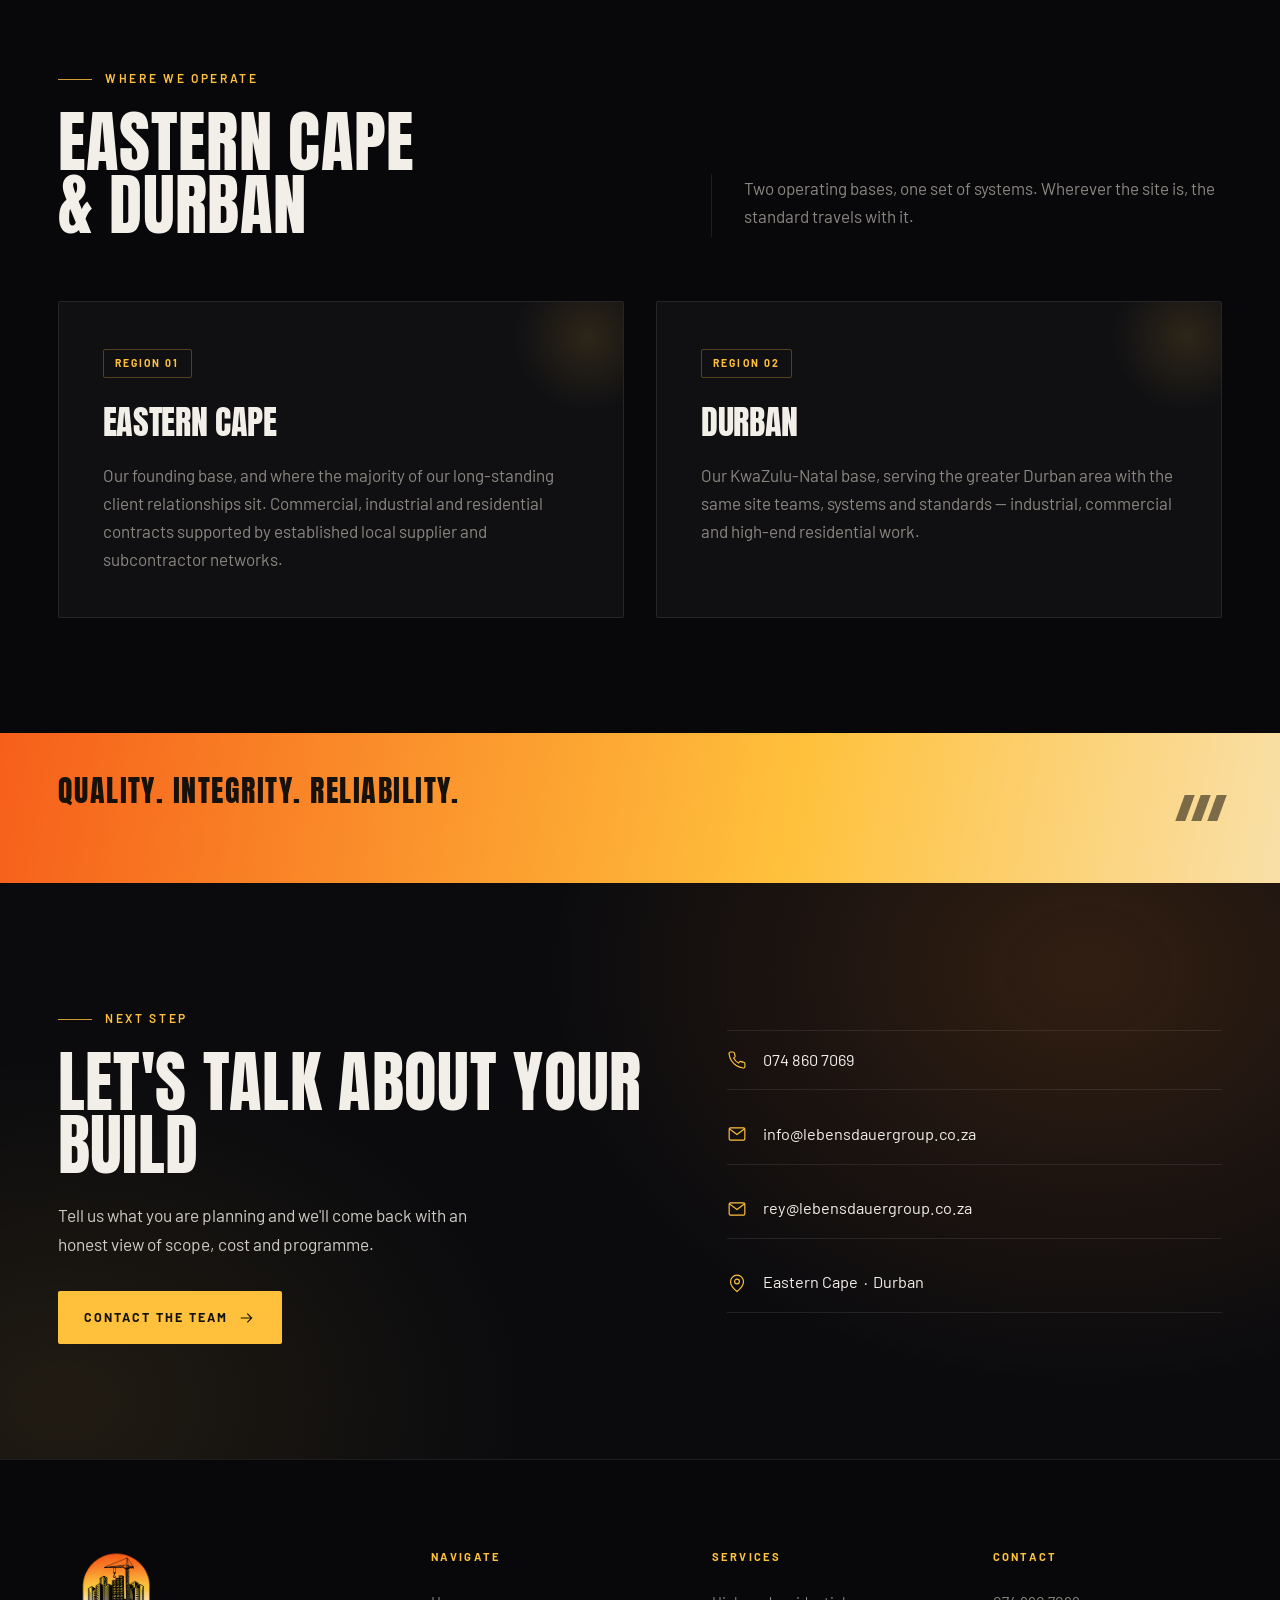
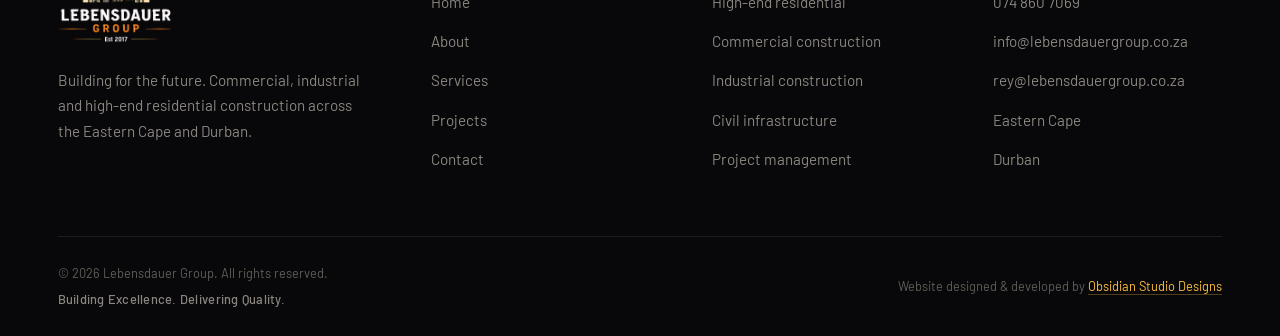
<file: about.html>
<!doctype html>
<html lang="en-ZA">
<head>
<meta charset="utf-8">
<meta name="viewport" content="width=device-width, initial-scale=1">
<title>About | Lebensdauer Group — 20 Years of Construction Excellence</title>
<meta name="description" content="Established 2017, Lebensdauer Group brings over 20 years of combined construction experience to commercial, industrial and high-end residential projects across the Eastern Cape and Durban.">
<meta name="theme-color" content="#08080a">
<link rel="canonical" href="https://www.lebensdauergroup.co.za/about.html">

<meta property="og:type" content="website">
<meta property="og:site_name" content="Lebensdauer Group">
<meta property="og:url" content="https://www.lebensdauergroup.co.za/about.html">
<meta property="og:title" content="About Lebensdauer Group">
<meta property="og:description" content="Over 20 years of combined construction experience. Building for the future across the Eastern Cape and Durban.">
<meta property="og:image" content="https://www.lebensdauergroup.co.za/assets/img/site-sunset.jpg">
<meta property="og:image:alt" content="Lebensdauer Group construction project">
<meta name="twitter:card" content="summary_large_image">

<link rel="icon" href="assets/img/favicon-512.png" sizes="any">
<link rel="apple-touch-icon" href="assets/img/favicon-512.png">

<link rel="preconnect" href="https://fonts.googleapis.com">
<link rel="preconnect" href="https://fonts.gstatic.com" crossorigin>
<link href="https://fonts.googleapis.com/css2?family=Anton&amp;family=Barlow:wght@300;400;500;600;700&amp;display=swap" rel="stylesheet">
<link rel="stylesheet" href="assets/css/main.css">
<noscript><style>[data-reveal]{opacity:1!important;transform:none!important}</style></noscript>
</head>

<body>

<svg width="0" height="0" aria-hidden="true" focusable="false" style="position:absolute">
  <defs>
    <g id="i-commercial" fill="none" stroke="currentColor" stroke-width="1.4" stroke-linecap="square"><path d="M3 21h18M6 21V6a1 1 0 0 1 1-1h6a1 1 0 0 1 1 1v15M14 21V10h4a1 1 0 0 1 1 1v10M9 9h2M9 13h2M9 17h2M16.5 14h.6M16.5 17.5h.6"/></g>
    <g id="i-industrial" fill="none" stroke="currentColor" stroke-width="1.4" stroke-linecap="square"><path d="M2 21h20M4.5 21V10.5l5 3.3v-3.3l5 3.3V5.5h5V21M8 17.5h1.2M13 17.5h1.2M17.5 13h1.2M17.5 17.5h1.2"/></g>
    <g id="i-residential" fill="none" stroke="currentColor" stroke-width="1.4" stroke-linecap="square"><path d="M2.5 11 12 3l9.5 8M5.5 9.6V21h13V9.6M9.8 21v-6.4h4.4V21"/></g>
    <g id="i-reno" fill="none" stroke="currentColor" stroke-width="1.4" stroke-linecap="square"><path d="M3 5h18v14H3zM3 9.7h18M3 14.3h18M8.5 5v4.7M15.5 5v4.7M12 9.7v4.6M6 14.3V19M18 14.3V19"/></g>
    <g id="i-civil" fill="none" stroke="currentColor" stroke-width="1.4" stroke-linecap="square"><path d="M8.4 3 4 21M15.6 3 20 21M12 4.2v3.2M12 10.4v3.2M12 16.6v3.2"/></g>
    <g id="i-pm" fill="none" stroke="currentColor" stroke-width="1.4" stroke-linecap="square"><path d="M9 4.5H6.8A1.8 1.8 0 0 0 5 6.3v13.4a1.8 1.8 0 0 0 1.8 1.8h10.4a1.8 1.8 0 0 0 1.8-1.8V6.3a1.8 1.8 0 0 0-1.8-1.8H15M9 4.5V3.2h6v1.3zM9 4.5V6h6V4.5M8.4 12.6l2.4 2.4 4.8-4.8"/></g>
    <g id="i-shield" fill="none" stroke="currentColor" stroke-width="1.4" stroke-linecap="square"><path d="M12 2.6 4.6 5.6v6c0 4.3 3 8.3 7.4 9.8 4.4-1.5 7.4-5.5 7.4-9.8v-6zM8.9 11.9l2.3 2.3 4.2-4.4"/></g>
    <g id="i-award" fill="none" stroke="currentColor" stroke-width="1.4" stroke-linecap="square"><circle cx="12" cy="9" r="5.4"/><path d="m8.4 13.5-1.6 7.2 5.2-2.6 5.2 2.6-1.6-7.2M12 6.6l1 2 2.2.3-1.6 1.5.4 2.2-2-1-2 1 .4-2.2-1.6-1.5 2.2-.3z"/></g>
    <g id="i-users" fill="none" stroke="currentColor" stroke-width="1.4" stroke-linecap="square"><path d="M15.6 20.5v-1.8a4 4 0 0 0-4-4H6.2a4 4 0 0 0-4 4v1.8"/><circle cx="8.9" cy="7.4" r="3.5"/><path d="M16.6 4.1a3.5 3.5 0 0 1 0 6.6M21.8 20.5v-1.8a4 4 0 0 0-3-3.8"/></g>
    <g id="i-helmet" fill="none" stroke="currentColor" stroke-width="1.4" stroke-linecap="square"><path d="M2.4 17.8h19.2M5.6 17.8v-3.6a6.4 6.4 0 0 1 12.8 0v3.6M9.6 8.6V5.6a1.2 1.2 0 0 1 1.2-1.2h2.4a1.2 1.2 0 0 1 1.2 1.2v3M9.6 8.6h4.8"/></g>
    <g id="i-phone" fill="none" stroke="currentColor" stroke-width="1.4" stroke-linecap="square"><path d="M21.5 16.9v2.8a1.9 1.9 0 0 1-2.1 1.9 19 19 0 0 1-8.3-3 18.7 18.7 0 0 1-5.7-5.7 19 19 0 0 1-3-8.4A1.9 1.9 0 0 1 4.3 2.4h2.8a1.9 1.9 0 0 1 1.9 1.6c.1.9.4 1.8.7 2.6a1.9 1.9 0 0 1-.4 2L8 9.8a15.4 15.4 0 0 0 5.8 5.8l1.2-1.3a1.9 1.9 0 0 1 2-.4c.8.3 1.7.6 2.6.7a1.9 1.9 0 0 1 1.9 2z"/></g>
    <g id="i-mail" fill="none" stroke="currentColor" stroke-width="1.4" stroke-linecap="square"><rect x="2.6" y="4.6" width="18.8" height="14.8" rx="1.6"/><path d="m3.4 6.2 8.6 6.3 8.6-6.3"/></g>
    <g id="i-pin" fill="none" stroke="currentColor" stroke-width="1.4" stroke-linecap="square"><path d="M19.8 10.4c0 5.4-7.8 11.8-7.8 11.8s-7.8-6.4-7.8-11.8a7.8 7.8 0 1 1 15.6 0z"/><circle cx="12" cy="10.2" r="2.9"/></g>
    <g id="i-clock" fill="none" stroke="currentColor" stroke-width="1.4" stroke-linecap="square"><circle cx="12" cy="12" r="9.1"/><path d="M12 6.6v5.7l3.5 2.1"/></g>
    <g id="i-arrow" fill="none" stroke="currentColor" stroke-width="1.6" stroke-linecap="square"><path d="M3.5 12h15.5M13 6l6 6-6 6"/></g>
    <g id="i-whatsapp" fill="currentColor"><path d="M17.47 14.38c-.3-.15-1.76-.87-2.03-.97-.27-.1-.47-.15-.67.15-.2.3-.77.97-.94 1.16-.17.2-.35.22-.64.08-.3-.15-1.26-.46-2.39-1.48-.89-.79-1.48-1.76-1.66-2.06-.17-.3-.02-.46.13-.6.14-.14.3-.35.45-.52.15-.18.2-.3.3-.5.1-.2.05-.37-.03-.52-.07-.15-.67-1.61-.91-2.21-.24-.58-.49-.5-.67-.51h-.57c-.2 0-.52.07-.8.37-.27.3-1.04 1.02-1.04 2.48s1.07 2.88 1.21 3.07c.15.2 2.1 3.2 5.08 4.49.71.3 1.26.49 1.7.62.71.23 1.36.2 1.87.12.57-.09 1.76-.72 2-1.41.25-.7.25-1.29.18-1.42-.08-.12-.27-.2-.57-.34m-5.42 7.4h-.01a9.87 9.87 0 0 1-5.03-1.38l-.36-.21-3.74.98 1-3.65-.24-.37a9.86 9.86 0 0 1-1.51-5.26c0-5.45 4.44-9.89 9.89-9.89a9.82 9.82 0 0 1 6.99 2.9 9.83 9.83 0 0 1 2.89 6.99c0 5.45-4.44 9.89-9.88 9.89m8.41-18.3A11.82 11.82 0 0 0 12.05 0C5.5 0 .16 5.34.16 11.89c0 2.1.55 4.14 1.59 5.95L.06 24l6.3-1.65a11.88 11.88 0 0 0 5.69 1.45c6.55 0 11.89-5.34 11.89-11.9a11.82 11.82 0 0 0-3.48-8.4"/></g>
  </defs>
</svg>

<a class="btn" href="#main" style="position:absolute;left:-9999px;top:0;z-index:9999" onfocus="this.style.left='1rem';this.style.top='1rem'" onblur="this.style.left='-9999px'">Skip to content</a>

<header class="masthead" data-masthead>
  <div class="shell masthead__inner">
    <a class="lockup" href="index.html" aria-label="Lebensdauer Group — home">
      <img class="lockup__mark" src="assets/img/logo-mark.png" alt="" width="760" height="572" fetchpriority="high">
      <img class="lockup__word" src="assets/img/logo-wordmark.png" alt="Lebensdauer Group, established 2017" width="1400" height="481">
    </a>

    <nav class="nav" aria-label="Primary">
      <a class="nav__link" href="index.html">Home</a>
      <a class="nav__link" href="about.html" aria-current="page">About</a>
      <a class="nav__link" href="services.html">Services</a>
      <a class="nav__link" href="projects.html">Projects</a>
      <a class="nav__link" href="contact.html">Contact</a>
    </nav>

    <div class="masthead__ctas">
      <a class="masthead__cta" href="tel:+27748607069">
        <svg width="16" height="16" viewBox="0 0 24 24" aria-hidden="true"><use href="#i-phone"></use></svg>
        074 860 7069
      </a>
    </div>

    <button class="burger" type="button" data-burger aria-expanded="false" aria-controls="drawer" aria-label="Open menu">
      <span class="burger__bar"></span>
      <span class="burger__bar"></span>
      <span class="burger__bar"></span>
    </button>
  </div>
</header>

<div class="drawer" id="drawer" data-drawer>
  <nav class="drawer__nav" aria-label="Mobile">
    <a class="drawer__link" href="index.html"><span>01</span> Home</a>
    <a class="drawer__link" href="about.html" aria-current="page"><span>02</span> About</a>
    <a class="drawer__link" href="services.html"><span>03</span> Services</a>
    <a class="drawer__link" href="projects.html"><span>04</span> Projects</a>
    <a class="drawer__link" href="contact.html"><span>05</span> Contact</a>
  </nav>

  <div class="drawer__foot">
    <div class="drawer__contact">
      <p class="drawer__label">Speak to us</p>
      <a href="tel:+27748607069">074 860 7069</a>
      <a href="https://wa.me/27748607069?text=Hi%2C%20I%27d%20like%20to%20discuss%20a%20construction%20project." target="_blank" rel="noopener">WhatsApp us</a>
      <a href="mailto:info@lebensdauergroup.co.za">info@lebensdauergroup.co.za</a>
      <a href="mailto:rey@lebensdauergroup.co.za">rey@lebensdauergroup.co.za</a>
    </div>
    <div class="drawer__contact">
      <p class="drawer__label">Where we operate</p>
      <span>Eastern Cape &nbsp;·&nbsp; Durban</span>
    </div>
    <a class="btn btn--wide" href="contact.html">
      Start a project
      <svg width="16" height="16" viewBox="0 0 24 24" aria-hidden="true"><use href="#i-arrow"></use></svg>
    </a>
  </div>
</div>

<main id="main">

<section class="pagehead">
  <div class="shell pagehead__inner">
    <div>
      <nav class="crumbs" aria-label="Breadcrumb">
        <a href="index.html">Home</a> / <span>About</span>
      </nav>
      <p class="eyebrow">About the group</p>
      <h1 class="display display--lg">Building tomorrow,<br>today.</h1>
    </div>
    <div>
      <p class="lede muted" style="margin:0">
        Lebensdauer — German for <em>lifespan</em>. It is the word we build to: structures that
        outlast the people who commissioned them.
      </p>
    </div>
  </div>
</section>

<!-- Story ---------------------------------------------------------------- -->
<section class="band" aria-labelledby="story-title">
  <div class="shell split">
    <div data-reveal>
      <p class="eyebrow">Our story</p>
      <h2 class="display display--md" id="story-title">20 years of excellence in construction</h2>
      <p class="lede" style="margin-top:1.5rem">
        Established in 2017, Lebensdauer Group was founded on two decades of combined site
        experience gathered long before the company carried a name.
      </p>
      <p>
        That background shapes how we work now. We take on commercial developments, industrial
        facilities, high-end homes, renovations and civil works — and we run each of them with
        the same discipline: understand the brief properly, price it honestly, programme it
        realistically, then build it exactly as agreed.
      </p>
      <p>
        We don't just build structures. We build lasting partnerships and a better future for
        the communities our projects sit in. Most of our work now comes from clients we have
        already built for, or the people they recommended us to.
      </p>
      <p style="margin-top:2rem">
        <a class="textlink" href="services.html">
          See what we build
          <svg width="16" height="16" viewBox="0 0 24 24" aria-hidden="true"><use href="#i-arrow"></use></svg>
        </a>
      </p>
    </div>

    <figure class="feature split__media" style="margin:0" data-reveal data-reveal-delay="120">
      <img src="assets/img/site-sunset.jpg" alt="A multi-storey Lebensdauer Group structure under construction at sunset, tower crane above the frame" width="1320" height="870" loading="lazy">
      <figcaption>Building stronger tomorrows — with over a decade of excellence</figcaption>
    </figure>
  </div>
</section>

<!-- Values --------------------------------------------------------------- -->
<section class="band band--ink" aria-labelledby="values-title">
  <div class="shell">
    <div class="section-head" data-reveal>
      <div>
        <p class="eyebrow">What drives us</p>
        <h2 class="display display--lg" id="values-title">Three things<br>we don't bend on</h2>
      </div>
      <div class="section-head__aside">
        <p class="muted" style="margin:0">
          Every decision on site gets measured against these. If it fails one of them, we do it again.
        </p>
      </div>
    </div>

    <div class="values" data-reveal>
      <article class="value">
        <span class="value__key">01</span>
        <h3>Craftsmanship</h3>
        <p>
          The finish is the part the client lives with for the next thirty years. We hold our
          trades to a standard, check the work before it is covered up, and fix what isn't right
          while it is still cheap to fix.
        </p>
      </article>
      <article class="value">
        <span class="value__key">02</span>
        <h3>Innovation</h3>
        <p>
          Better methods, better sequencing, better materials. We look for the buildable solution
          rather than the traditional one, and we bring it to the table early — while it can still
          save you money.
        </p>
      </article>
      <article class="value">
        <span class="value__key">03</span>
        <h3>Partnership</h3>
        <p>
          Consultants, subcontractors and clients on the same side of the table. Clear reporting,
          honest variation discussions and no adversarial games when something unexpected comes
          out of the ground.
        </p>
      </article>
    </div>
  </div>
</section>

<!-- Numbers -------------------------------------------------------------- -->
<section class="band band--tight" aria-labelledby="numbers-title">
  <div class="shell split">
    <div data-reveal>
      <p class="eyebrow">The group in numbers</p>
      <h2 class="display display--md" id="numbers-title">Depth, not just breadth</h2>
      <p style="margin-top:1.5rem">
        Six service lines, two regional bases and a directly employed core team. We keep the
        supervision in-house so that the person accountable for your programme is the person
        standing on your site.
      </p>
      <ul class="checklist" style="margin-top:2rem">
        <li>Directly employed site management on every contract.</li>
        <li>Vetted subcontractor and supplier networks in both regions.</li>
        <li>Documented quality checks and formal handover packs.</li>
        <li>Health, safety and environmental compliance as standard.</li>
      </ul>
    </div>

    <div class="split__media" data-reveal data-reveal-delay="120">
      <ul class="facts">
        <li class="fact">
          <span class="fact__num">20<em>+</em></span>
          <span class="fact__label">Years combined experience</span>
        </li>
        <li class="fact">
          <span class="fact__num">2017</span>
          <span class="fact__label">Year established</span>
        </li>
        <li class="fact">
          <span class="fact__num">80<em>+</em></span>
          <span class="fact__label">Successfully completed projects</span>
        </li>
        <li class="fact">
          <span class="fact__num">02</span>
          <span class="fact__label">Regional operating bases</span>
        </li>
      </ul>
    </div>
  </div>
</section>

<!-- Pillars -------------------------------------------------------------- -->
<section class="band band--panel" aria-labelledby="promise-title">
  <div class="shell">
    <div class="section-head" data-reveal>
      <div>
        <p class="eyebrow">Our promise</p>
        <h2 class="display display--md" id="promise-title">What you get, every time</h2>
      </div>
      <div class="section-head__aside">
        <p class="muted" style="margin:0">Written into how we run a contract, not into a brochure.</p>
      </div>
    </div>

    <div class="pillars" data-reveal>
      <article class="pillar">
        <svg class="pillar__icon" viewBox="0 0 24 24" aria-hidden="true"><use href="#i-shield"></use></svg>
        <h3>20 years experience</h3>
        <p>Proven expertise across commercial, industrial and residential builds. Trusted results, repeated.</p>
      </article>
      <article class="pillar">
        <svg class="pillar__icon" viewBox="0 0 24 24" aria-hidden="true"><use href="#i-award"></use></svg>
        <h3>Quality guaranteed</h3>
        <p>We don't compromise on materials, workmanship or the finish you were promised.</p>
      </article>
      <article class="pillar">
        <svg class="pillar__icon" viewBox="0 0 24 24" aria-hidden="true"><use href="#i-users"></use></svg>
        <h3>Client focused</h3>
        <p>Your vision, our commitment. Clear communication and no surprises on site or on invoice.</p>
      </article>
      <article class="pillar">
        <svg class="pillar__icon" viewBox="0 0 24 24" aria-hidden="true"><use href="#i-helmet"></use></svg>
        <h3>Safety first</h3>
        <p>Building with care and responsibility — for our teams, your staff and the public.</p>
      </article>
    </div>
  </div>
</section>

<!-- Regions -------------------------------------------------------------- -->
<section class="band" aria-labelledby="regions-title">
  <div class="shell">
    <div class="section-head" data-reveal>
      <div>
        <p class="eyebrow">Where we operate</p>
        <h2 class="display display--lg" id="regions-title">Eastern Cape<br>&amp; Durban</h2>
      </div>
      <div class="section-head__aside">
        <p class="muted" style="margin:0">
          Two operating bases, one set of systems. Wherever the site is, the standard travels with it.
        </p>
      </div>
    </div>

    <div class="locations" data-reveal>
      <article class="location">
        <span class="location__tag">Region 01</span>
        <h3>Eastern Cape</h3>
        <p class="muted">
          Our founding base, and where the majority of our long-standing client relationships sit.
          Commercial, industrial and residential contracts supported by established local supplier
          and subcontractor networks.
        </p>
      </article>
      <article class="location">
        <span class="location__tag">Region 02</span>
        <h3>Durban</h3>
        <p class="muted">
          Our KwaZulu-Natal base, serving the greater Durban area with the same site teams,
          systems and standards — industrial, commercial and high-end residential work.
        </p>
      </article>
    </div>
  </div>
</section>

<aside class="creed">
  <div class="shell">
    <p class="creed__words">Quality. Integrity. Reliability.</p>
    <span class="creed__slash" aria-hidden="true"><span></span><span></span><span></span></span>
  </div>
</aside>

<section class="band summon" aria-labelledby="summon-title">
  <div class="shell">
    <div class="summon__grid">
      <div data-reveal>
        <p class="eyebrow">Next step</p>
        <h2 class="display display--lg" id="summon-title">Let's talk about your build</h2>
        <p class="lede" style="margin-top:1.5rem;max-width:44ch">
          Tell us what you are planning and we'll come back with an honest view of scope,
          cost and programme.
        </p>
        <p style="margin-top:2rem">
          <a class="btn" href="contact.html">
            Contact the team
            <svg width="16" height="16" viewBox="0 0 24 24" aria-hidden="true"><use href="#i-arrow"></use></svg>
          </a>
        </p>
      </div>

      <div class="summon__lines" data-reveal data-reveal-delay="120">
        <div class="summon__row">
          <svg viewBox="0 0 24 24" aria-hidden="true"><use href="#i-phone"></use></svg>
          <a href="tel:+27748607069">074 860 7069</a>
        </div>
        <div class="summon__row">
          <svg viewBox="0 0 24 24" aria-hidden="true"><use href="#i-mail"></use></svg>
          <a href="mailto:info@lebensdauergroup.co.za">info@lebensdauergroup.co.za</a>
        </div>
        <div class="summon__row">
          <svg viewBox="0 0 24 24" aria-hidden="true"><use href="#i-mail"></use></svg>
          <a href="mailto:rey@lebensdauergroup.co.za">rey@lebensdauergroup.co.za</a>
        </div>
        <div class="summon__row">
          <svg viewBox="0 0 24 24" aria-hidden="true"><use href="#i-pin"></use></svg>
          <span>Eastern Cape &nbsp;·&nbsp; Durban</span>
        </div>
      </div>
    </div>
  </div>
</section>

</main>

<footer class="footer">
  <div class="shell">
    <div class="footer__grid">
      <div>
        <img class="footer__logo" src="assets/img/logo-full.png" alt="Lebensdauer Group" width="1000" height="845" loading="lazy">
        <p class="muted" style="max-width:34ch;font-size:0.95rem">
          Building for the future. Commercial, industrial and high-end residential construction
          across the Eastern Cape and Durban.
        </p>
      </div>

      <div>
        <h4>Navigate</h4>
        <ul class="footer__list">
          <li><a href="index.html">Home</a></li>
          <li><a href="about.html">About</a></li>
          <li><a href="services.html">Services</a></li>
          <li><a href="projects.html">Projects</a></li>
          <li><a href="contact.html">Contact</a></li>
        </ul>
      </div>

      <div>
        <h4>Services</h4>
        <ul class="footer__list">
          <li><a href="services.html#residential">High-end residential</a></li>
          <li><a href="services.html#commercial">Commercial construction</a></li>
          <li><a href="services.html#industrial">Industrial construction</a></li>
          <li><a href="services.html#civil">Civil infrastructure</a></li>
          <li><a href="services.html#management">Project management</a></li>
        </ul>
      </div>

      <div>
        <h4>Contact</h4>
        <ul class="footer__list">
          <li><a href="tel:+27748607069">074 860 7069</a></li>
          <li><a href="mailto:info@lebensdauergroup.co.za">info@lebensdauergroup.co.za</a></li>
          <li><a href="mailto:rey@lebensdauergroup.co.za">rey@lebensdauergroup.co.za</a></li>
          <li><span>Eastern Cape</span></li>
          <li><span>Durban</span></li>
        </ul>
      </div>
    </div>

    <div class="footer__bar">
      <p class="footer__legal">
        &copy; <span data-year>2026</span> Lebensdauer Group. All rights reserved.
        <span class="footer__creed">Building Excellence. Delivering Quality.</span>
      </p>
      <p class="footer__credit">
        Website designed &amp; developed by
        <a href="https://obsidianstudiodesigns.co.za/" target="_blank" rel="noopener">Obsidian Studio Designs</a>
      </p>
    </div>
  </div>
</footer>

<a class="wa" href="https://wa.me/27748607069?text=Hi%2C%20I%27d%20like%20to%20discuss%20a%20construction%20project." target="_blank" rel="noopener"
   aria-label="Chat to us on WhatsApp">
  <svg width="26" height="26" viewBox="0 0 24 24" aria-hidden="true"><use href="#i-whatsapp"></use></svg>
  <span class="wa__label">WhatsApp us</span>
</a>

<script src="assets/js/main.js" defer></script>
</body>
</html>
</file>
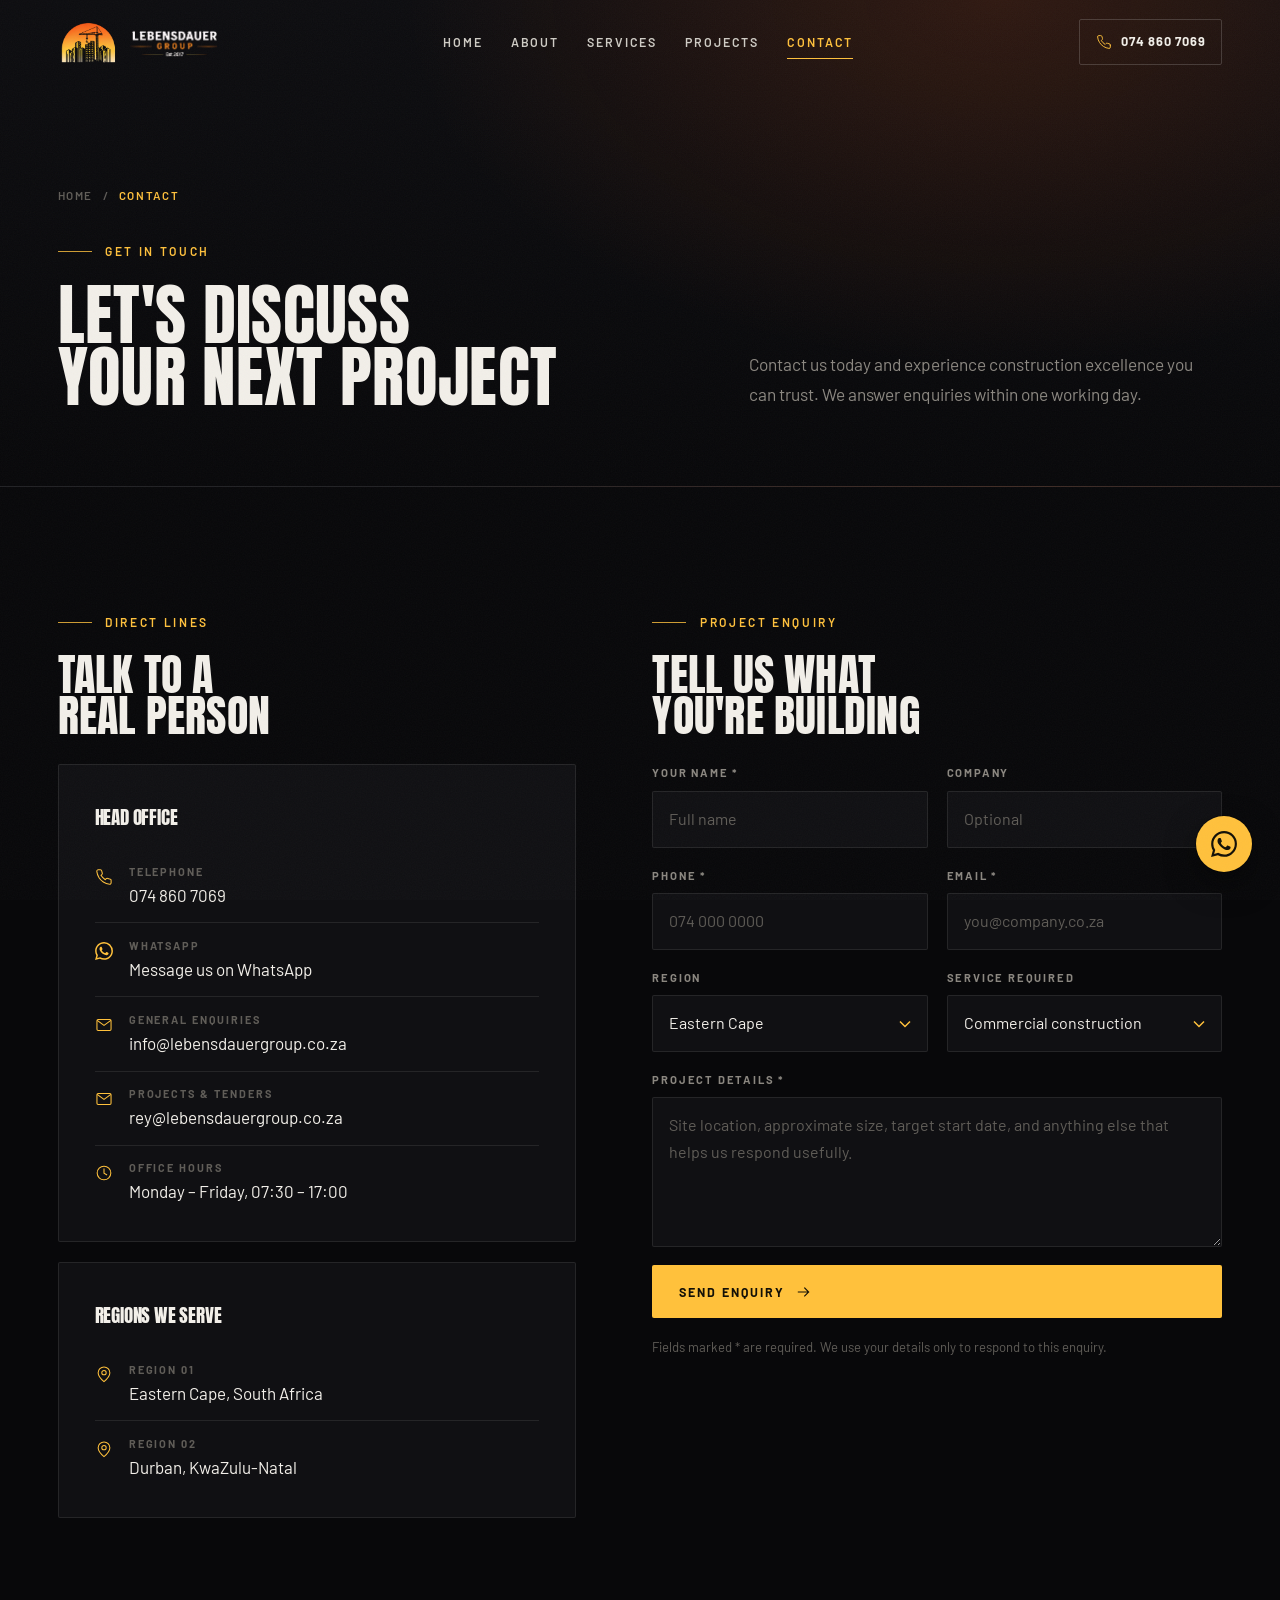
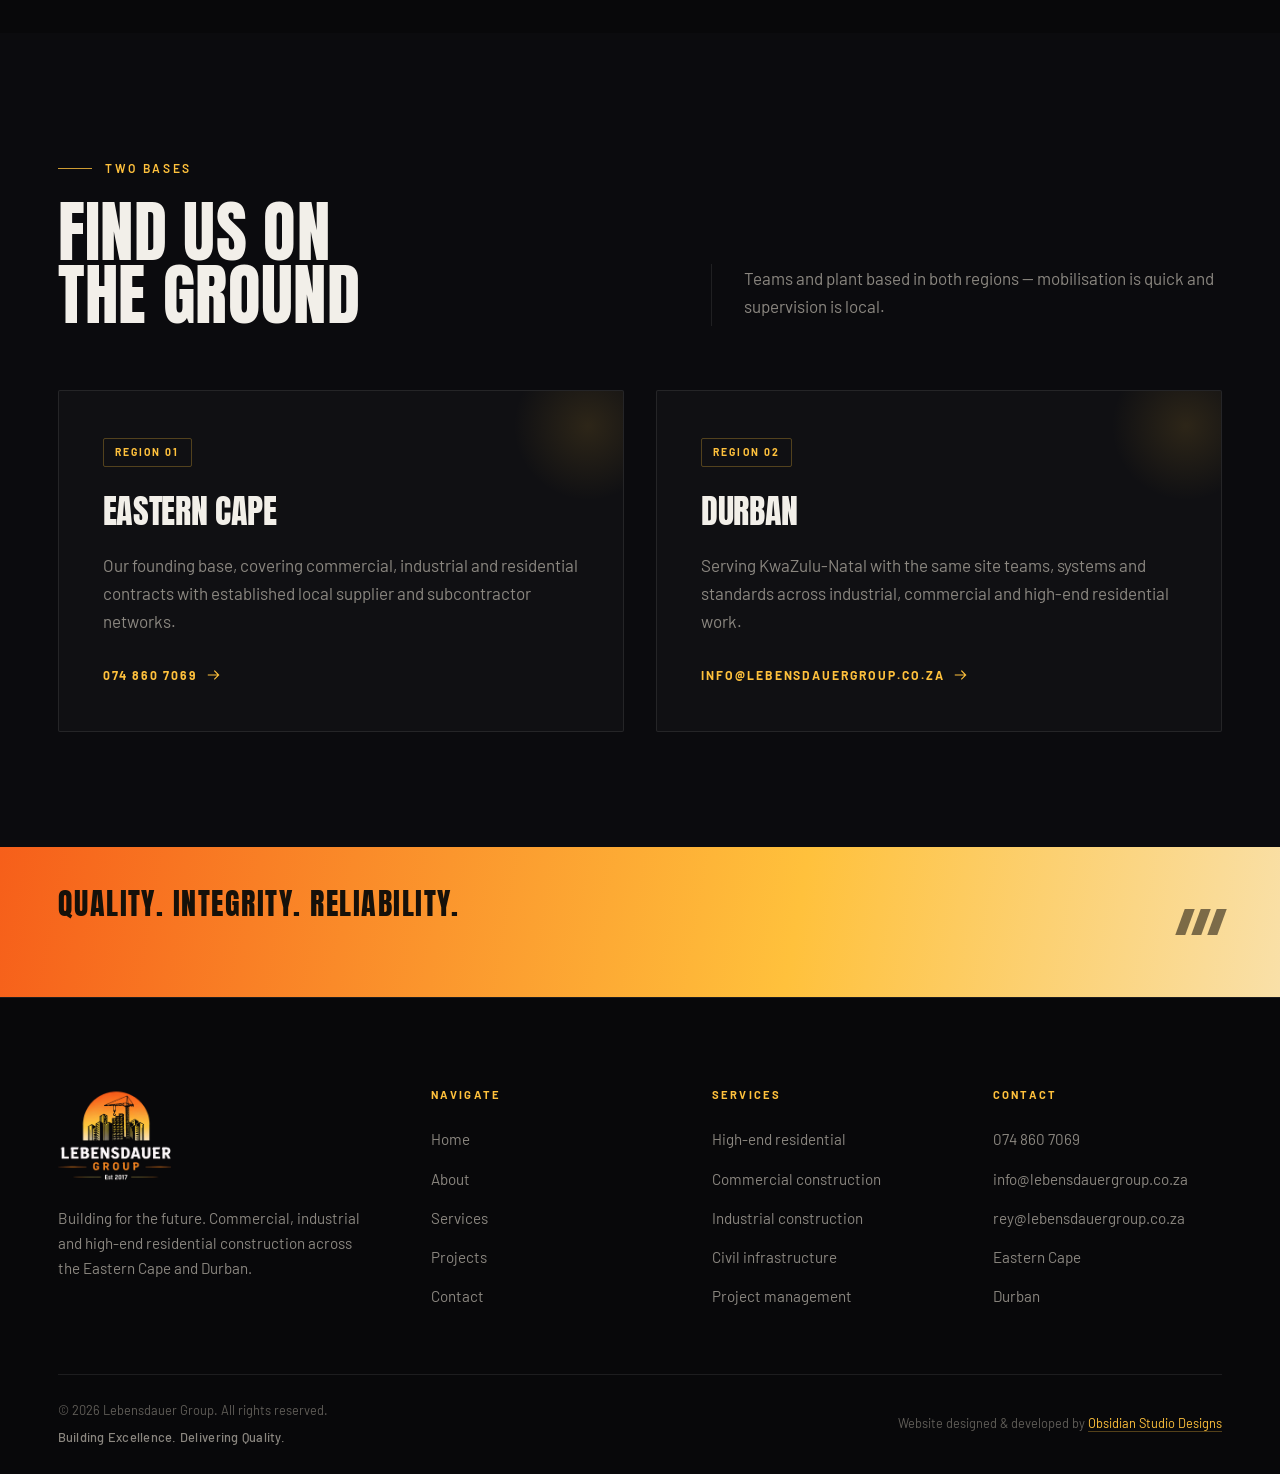
<file: contact.html>
<!doctype html>
<html lang="en-ZA">
<head>
<meta charset="utf-8">
<meta name="viewport" content="width=device-width, initial-scale=1">
<title>Contact | Lebensdauer Group — Eastern Cape &amp; Durban</title>
<meta name="description" content="Contact Lebensdauer Group to discuss your next construction project. Call 074 860 7069 or email info@lebensdauergroup.co.za. Offices serving the Eastern Cape and Durban.">
<meta name="theme-color" content="#08080a">
<link rel="canonical" href="https://www.lebensdauergroup.co.za/contact.html">

<meta property="og:type" content="website">
<meta property="og:site_name" content="Lebensdauer Group">
<meta property="og:url" content="https://www.lebensdauergroup.co.za/contact.html">
<meta property="og:title" content="Contact Lebensdauer Group">
<meta property="og:description" content="Tell us about your next project and experience construction excellence you can trust.">
<meta property="og:image" content="https://www.lebensdauergroup.co.za/assets/img/hero-desktop-poster.jpg">
<meta property="og:image:alt" content="Lebensdauer Group construction project">
<meta name="twitter:card" content="summary_large_image">

<link rel="icon" href="assets/img/favicon-512.png" sizes="any">
<link rel="apple-touch-icon" href="assets/img/favicon-512.png">

<link rel="preconnect" href="https://fonts.googleapis.com">
<link rel="preconnect" href="https://fonts.gstatic.com" crossorigin>
<link href="https://fonts.googleapis.com/css2?family=Anton&amp;family=Barlow:wght@300;400;500;600;700&amp;display=swap" rel="stylesheet">
<link rel="stylesheet" href="assets/css/main.css">
<noscript><style>[data-reveal]{opacity:1!important;transform:none!important}</style></noscript>
</head>

<body>

<svg width="0" height="0" aria-hidden="true" focusable="false" style="position:absolute">
  <defs>
    <g id="i-commercial" fill="none" stroke="currentColor" stroke-width="1.4" stroke-linecap="square"><path d="M3 21h18M6 21V6a1 1 0 0 1 1-1h6a1 1 0 0 1 1 1v15M14 21V10h4a1 1 0 0 1 1 1v10M9 9h2M9 13h2M9 17h2M16.5 14h.6M16.5 17.5h.6"/></g>
    <g id="i-industrial" fill="none" stroke="currentColor" stroke-width="1.4" stroke-linecap="square"><path d="M2 21h20M4.5 21V10.5l5 3.3v-3.3l5 3.3V5.5h5V21M8 17.5h1.2M13 17.5h1.2M17.5 13h1.2M17.5 17.5h1.2"/></g>
    <g id="i-residential" fill="none" stroke="currentColor" stroke-width="1.4" stroke-linecap="square"><path d="M2.5 11 12 3l9.5 8M5.5 9.6V21h13V9.6M9.8 21v-6.4h4.4V21"/></g>
    <g id="i-reno" fill="none" stroke="currentColor" stroke-width="1.4" stroke-linecap="square"><path d="M3 5h18v14H3zM3 9.7h18M3 14.3h18M8.5 5v4.7M15.5 5v4.7M12 9.7v4.6M6 14.3V19M18 14.3V19"/></g>
    <g id="i-civil" fill="none" stroke="currentColor" stroke-width="1.4" stroke-linecap="square"><path d="M8.4 3 4 21M15.6 3 20 21M12 4.2v3.2M12 10.4v3.2M12 16.6v3.2"/></g>
    <g id="i-pm" fill="none" stroke="currentColor" stroke-width="1.4" stroke-linecap="square"><path d="M9 4.5H6.8A1.8 1.8 0 0 0 5 6.3v13.4a1.8 1.8 0 0 0 1.8 1.8h10.4a1.8 1.8 0 0 0 1.8-1.8V6.3a1.8 1.8 0 0 0-1.8-1.8H15M9 4.5V3.2h6v1.3zM9 4.5V6h6V4.5M8.4 12.6l2.4 2.4 4.8-4.8"/></g>
    <g id="i-shield" fill="none" stroke="currentColor" stroke-width="1.4" stroke-linecap="square"><path d="M12 2.6 4.6 5.6v6c0 4.3 3 8.3 7.4 9.8 4.4-1.5 7.4-5.5 7.4-9.8v-6zM8.9 11.9l2.3 2.3 4.2-4.4"/></g>
    <g id="i-award" fill="none" stroke="currentColor" stroke-width="1.4" stroke-linecap="square"><circle cx="12" cy="9" r="5.4"/><path d="m8.4 13.5-1.6 7.2 5.2-2.6 5.2 2.6-1.6-7.2M12 6.6l1 2 2.2.3-1.6 1.5.4 2.2-2-1-2 1 .4-2.2-1.6-1.5 2.2-.3z"/></g>
    <g id="i-users" fill="none" stroke="currentColor" stroke-width="1.4" stroke-linecap="square"><path d="M15.6 20.5v-1.8a4 4 0 0 0-4-4H6.2a4 4 0 0 0-4 4v1.8"/><circle cx="8.9" cy="7.4" r="3.5"/><path d="M16.6 4.1a3.5 3.5 0 0 1 0 6.6M21.8 20.5v-1.8a4 4 0 0 0-3-3.8"/></g>
    <g id="i-helmet" fill="none" stroke="currentColor" stroke-width="1.4" stroke-linecap="square"><path d="M2.4 17.8h19.2M5.6 17.8v-3.6a6.4 6.4 0 0 1 12.8 0v3.6M9.6 8.6V5.6a1.2 1.2 0 0 1 1.2-1.2h2.4a1.2 1.2 0 0 1 1.2 1.2v3M9.6 8.6h4.8"/></g>
    <g id="i-phone" fill="none" stroke="currentColor" stroke-width="1.4" stroke-linecap="square"><path d="M21.5 16.9v2.8a1.9 1.9 0 0 1-2.1 1.9 19 19 0 0 1-8.3-3 18.7 18.7 0 0 1-5.7-5.7 19 19 0 0 1-3-8.4A1.9 1.9 0 0 1 4.3 2.4h2.8a1.9 1.9 0 0 1 1.9 1.6c.1.9.4 1.8.7 2.6a1.9 1.9 0 0 1-.4 2L8 9.8a15.4 15.4 0 0 0 5.8 5.8l1.2-1.3a1.9 1.9 0 0 1 2-.4c.8.3 1.7.6 2.6.7a1.9 1.9 0 0 1 1.9 2z"/></g>
    <g id="i-mail" fill="none" stroke="currentColor" stroke-width="1.4" stroke-linecap="square"><rect x="2.6" y="4.6" width="18.8" height="14.8" rx="1.6"/><path d="m3.4 6.2 8.6 6.3 8.6-6.3"/></g>
    <g id="i-pin" fill="none" stroke="currentColor" stroke-width="1.4" stroke-linecap="square"><path d="M19.8 10.4c0 5.4-7.8 11.8-7.8 11.8s-7.8-6.4-7.8-11.8a7.8 7.8 0 1 1 15.6 0z"/><circle cx="12" cy="10.2" r="2.9"/></g>
    <g id="i-clock" fill="none" stroke="currentColor" stroke-width="1.4" stroke-linecap="square"><circle cx="12" cy="12" r="9.1"/><path d="M12 6.6v5.7l3.5 2.1"/></g>
    <g id="i-arrow" fill="none" stroke="currentColor" stroke-width="1.6" stroke-linecap="square"><path d="M3.5 12h15.5M13 6l6 6-6 6"/></g>
    <g id="i-whatsapp" fill="currentColor"><path d="M17.47 14.38c-.3-.15-1.76-.87-2.03-.97-.27-.1-.47-.15-.67.15-.2.3-.77.97-.94 1.16-.17.2-.35.22-.64.08-.3-.15-1.26-.46-2.39-1.48-.89-.79-1.48-1.76-1.66-2.06-.17-.3-.02-.46.13-.6.14-.14.3-.35.45-.52.15-.18.2-.3.3-.5.1-.2.05-.37-.03-.52-.07-.15-.67-1.61-.91-2.21-.24-.58-.49-.5-.67-.51h-.57c-.2 0-.52.07-.8.37-.27.3-1.04 1.02-1.04 2.48s1.07 2.88 1.21 3.07c.15.2 2.1 3.2 5.08 4.49.71.3 1.26.49 1.7.62.71.23 1.36.2 1.87.12.57-.09 1.76-.72 2-1.41.25-.7.25-1.29.18-1.42-.08-.12-.27-.2-.57-.34m-5.42 7.4h-.01a9.87 9.87 0 0 1-5.03-1.38l-.36-.21-3.74.98 1-3.65-.24-.37a9.86 9.86 0 0 1-1.51-5.26c0-5.45 4.44-9.89 9.89-9.89a9.82 9.82 0 0 1 6.99 2.9 9.83 9.83 0 0 1 2.89 6.99c0 5.45-4.44 9.89-9.88 9.89m8.41-18.3A11.82 11.82 0 0 0 12.05 0C5.5 0 .16 5.34.16 11.89c0 2.1.55 4.14 1.59 5.95L.06 24l6.3-1.65a11.88 11.88 0 0 0 5.69 1.45c6.55 0 11.89-5.34 11.89-11.9a11.82 11.82 0 0 0-3.48-8.4"/></g>
  </defs>
</svg>

<a class="btn" href="#main" style="position:absolute;left:-9999px;top:0;z-index:9999" onfocus="this.style.left='1rem';this.style.top='1rem'" onblur="this.style.left='-9999px'">Skip to content</a>

<header class="masthead" data-masthead>
  <div class="shell masthead__inner">
    <a class="lockup" href="index.html" aria-label="Lebensdauer Group — home">
      <img class="lockup__mark" src="assets/img/logo-mark.png" alt="" width="760" height="572" fetchpriority="high">
      <img class="lockup__word" src="assets/img/logo-wordmark.png" alt="Lebensdauer Group, established 2017" width="1400" height="481">
    </a>

    <nav class="nav" aria-label="Primary">
      <a class="nav__link" href="index.html">Home</a>
      <a class="nav__link" href="about.html">About</a>
      <a class="nav__link" href="services.html">Services</a>
      <a class="nav__link" href="projects.html">Projects</a>
      <a class="nav__link" href="contact.html" aria-current="page">Contact</a>
    </nav>

    <div class="masthead__ctas">
      <a class="masthead__cta" href="tel:+27748607069">
        <svg width="16" height="16" viewBox="0 0 24 24" aria-hidden="true"><use href="#i-phone"></use></svg>
        074 860 7069
      </a>
    </div>

    <button class="burger" type="button" data-burger aria-expanded="false" aria-controls="drawer" aria-label="Open menu">
      <span class="burger__bar"></span>
      <span class="burger__bar"></span>
      <span class="burger__bar"></span>
    </button>
  </div>
</header>

<div class="drawer" id="drawer" data-drawer>
  <nav class="drawer__nav" aria-label="Mobile">
    <a class="drawer__link" href="index.html"><span>01</span> Home</a>
    <a class="drawer__link" href="about.html"><span>02</span> About</a>
    <a class="drawer__link" href="services.html"><span>03</span> Services</a>
    <a class="drawer__link" href="projects.html"><span>04</span> Projects</a>
    <a class="drawer__link" href="contact.html" aria-current="page"><span>05</span> Contact</a>
  </nav>

  <div class="drawer__foot">
    <div class="drawer__contact">
      <p class="drawer__label">Speak to us</p>
      <a href="tel:+27748607069">074 860 7069</a>
      <a href="https://wa.me/27748607069?text=Hi%2C%20I%27d%20like%20to%20discuss%20a%20construction%20project." target="_blank" rel="noopener">WhatsApp us</a>
      <a href="mailto:info@lebensdauergroup.co.za">info@lebensdauergroup.co.za</a>
      <a href="mailto:rey@lebensdauergroup.co.za">rey@lebensdauergroup.co.za</a>
    </div>
    <div class="drawer__contact">
      <p class="drawer__label">Where we operate</p>
      <span>Eastern Cape &nbsp;·&nbsp; Durban</span>
    </div>
    <a class="btn btn--wide" href="contact.html">
      Start a project
      <svg width="16" height="16" viewBox="0 0 24 24" aria-hidden="true"><use href="#i-arrow"></use></svg>
    </a>
  </div>
</div>

<main id="main">

<section class="pagehead">
  <div class="shell pagehead__inner">
    <div>
      <nav class="crumbs" aria-label="Breadcrumb">
        <a href="index.html">Home</a> / <span>Contact</span>
      </nav>
      <p class="eyebrow">Get in touch</p>
      <h1 class="display display--lg">Let's discuss<br>your next project</h1>
    </div>
    <div>
      <p class="lede muted" style="margin:0">
        Contact us today and experience construction excellence you can trust. We answer
        enquiries within one working day.
      </p>
    </div>
  </div>
</section>

<!-- Contact -------------------------------------------------------------- -->
<section class="band" id="enquiry" aria-labelledby="enquiry-title">
  <div class="shell contact-grid">
    <div data-reveal>
      <p class="eyebrow">Direct lines</p>
      <h2 class="display display--md" style="margin-bottom:1.75rem">Talk to a<br>real person</h2>

      <div class="contact-card">
        <h3>Head office</h3>
        <div class="contact-row">
          <svg viewBox="0 0 24 24" aria-hidden="true"><use href="#i-phone"></use></svg>
          <div>
            <strong>Telephone</strong>
            <a href="tel:+27748607069">074 860 7069</a>
          </div>
        </div>
        <div class="contact-row">
          <svg viewBox="0 0 24 24" aria-hidden="true"><use href="#i-whatsapp"></use></svg>
          <div>
            <strong>WhatsApp</strong>
            <a href="https://wa.me/27748607069?text=Hi%2C%20I%27d%20like%20to%20discuss%20a%20construction%20project." target="_blank" rel="noopener">Message us on WhatsApp</a>
          </div>
        </div>
        <div class="contact-row">
          <svg viewBox="0 0 24 24" aria-hidden="true"><use href="#i-mail"></use></svg>
          <div>
            <strong>General enquiries</strong>
            <a href="mailto:info@lebensdauergroup.co.za">info@lebensdauergroup.co.za</a>
          </div>
        </div>
        <div class="contact-row">
          <svg viewBox="0 0 24 24" aria-hidden="true"><use href="#i-mail"></use></svg>
          <div>
            <strong>Projects &amp; tenders</strong>
            <a href="mailto:rey@lebensdauergroup.co.za">rey@lebensdauergroup.co.za</a>
          </div>
        </div>
        <div class="contact-row">
          <svg viewBox="0 0 24 24" aria-hidden="true"><use href="#i-clock"></use></svg>
          <div>
            <strong>Office hours</strong>
            <span>Monday – Friday, 07:30 – 17:00</span>
          </div>
        </div>
      </div>

      <div class="contact-card">
        <h3>Regions we serve</h3>
        <div class="contact-row">
          <svg viewBox="0 0 24 24" aria-hidden="true"><use href="#i-pin"></use></svg>
          <div>
            <strong>Region 01</strong>
            <span>Eastern Cape, South Africa</span>
          </div>
        </div>
        <div class="contact-row">
          <svg viewBox="0 0 24 24" aria-hidden="true"><use href="#i-pin"></use></svg>
          <div>
            <strong>Region 02</strong>
            <span>Durban, KwaZulu-Natal</span>
          </div>
        </div>
      </div>
    </div>

    <div data-reveal data-reveal-delay="120">
      <p class="eyebrow">Project enquiry</p>
      <h2 class="display display--md" id="enquiry-title" style="margin-bottom:1.75rem">Tell us what<br>you're building</h2>

      <form class="form" data-enquiry novalidate="false">
        <div class="field--pair">
          <div class="field">
            <label for="name">Your name *</label>
            <input type="text" id="name" name="name" autocomplete="name" placeholder="Full name" required>
          </div>
          <div class="field">
            <label for="company">Company</label>
            <input type="text" id="company" name="company" autocomplete="organization" placeholder="Optional">
          </div>
        </div>

        <div class="field--pair">
          <div class="field">
            <label for="phone">Phone *</label>
            <input type="tel" id="phone" name="phone" autocomplete="tel" placeholder="074 000 0000" required>
          </div>
          <div class="field">
            <label for="email">Email *</label>
            <input type="email" id="email" name="email" autocomplete="email" placeholder="you@company.co.za" required>
          </div>
        </div>

        <div class="field--pair">
          <div class="field">
            <label for="region">Region</label>
            <select id="region" name="region">
              <option>Eastern Cape</option>
              <option>Durban / KwaZulu-Natal</option>
              <option>Other</option>
            </select>
          </div>
          <div class="field">
            <label for="service">Service required</label>
            <select id="service" name="service">
              <option>Commercial construction</option>
              <option>Industrial construction</option>
              <option>High-end residential construction</option>
              <option>Renovations &amp; alterations</option>
              <option>Civil infrastructure works</option>
              <option>Project management</option>
              <option>Not sure yet</option>
            </select>
          </div>
        </div>

        <div class="field">
          <label for="message">Project details *</label>
          <textarea id="message" name="message" placeholder="Site location, approximate size, target start date, and anything else that helps us respond usefully." required></textarea>
        </div>

        <p class="form__status" data-status role="status">
          Thanks — your email client should now be open with the enquiry ready to send.
          If nothing happened, email us directly at info@lebensdauergroup.co.za.
        </p>

        <button class="btn" type="submit">
          Send enquiry
          <svg width="16" height="16" viewBox="0 0 24 24" aria-hidden="true"><use href="#i-arrow"></use></svg>
        </button>

        <p class="form__note">
          Fields marked * are required. We use your details only to respond to this enquiry.
        </p>
      </form>
    </div>
  </div>
</section>

<!-- Locations ------------------------------------------------------------ -->
<section class="band band--ink" aria-labelledby="locations-title">
  <div class="shell">
    <div class="section-head" data-reveal>
      <div>
        <p class="eyebrow">Two bases</p>
        <h2 class="display display--lg" id="locations-title">Find us on<br>the ground</h2>
      </div>
      <div class="section-head__aside">
        <p class="muted" style="margin:0">
          Teams and plant based in both regions — mobilisation is quick and supervision is local.
        </p>
      </div>
    </div>

    <div class="locations" data-reveal>
      <article class="location">
        <span class="location__tag">Region 01</span>
        <h3>Eastern Cape</h3>
        <p class="muted">
          Our founding base, covering commercial, industrial and residential contracts with
          established local supplier and subcontractor networks.
        </p>
        <p style="margin-top:1.5rem">
          <a class="textlink" href="tel:+27748607069">
            074 860 7069
            <svg width="16" height="16" viewBox="0 0 24 24" aria-hidden="true"><use href="#i-arrow"></use></svg>
          </a>
        </p>
      </article>

      <article class="location">
        <span class="location__tag">Region 02</span>
        <h3>Durban</h3>
        <p class="muted">
          Serving KwaZulu-Natal with the same site teams, systems and standards across
          industrial, commercial and high-end residential work.
        </p>
        <p style="margin-top:1.5rem">
          <a class="textlink" href="mailto:info@lebensdauergroup.co.za">
            info@lebensdauergroup.co.za
            <svg width="16" height="16" viewBox="0 0 24 24" aria-hidden="true"><use href="#i-arrow"></use></svg>
          </a>
        </p>
      </article>
    </div>
  </div>
</section>

<aside class="creed">
  <div class="shell">
    <p class="creed__words">Quality. Integrity. Reliability.</p>
    <span class="creed__slash" aria-hidden="true"><span></span><span></span><span></span></span>
  </div>
</aside>

</main>

<footer class="footer">
  <div class="shell">
    <div class="footer__grid">
      <div>
        <img class="footer__logo" src="assets/img/logo-full.png" alt="Lebensdauer Group" width="1000" height="845" loading="lazy">
        <p class="muted" style="max-width:34ch;font-size:0.95rem">
          Building for the future. Commercial, industrial and high-end residential construction
          across the Eastern Cape and Durban.
        </p>
      </div>

      <div>
        <h4>Navigate</h4>
        <ul class="footer__list">
          <li><a href="index.html">Home</a></li>
          <li><a href="about.html">About</a></li>
          <li><a href="services.html">Services</a></li>
          <li><a href="projects.html">Projects</a></li>
          <li><a href="contact.html">Contact</a></li>
        </ul>
      </div>

      <div>
        <h4>Services</h4>
        <ul class="footer__list">
          <li><a href="services.html#residential">High-end residential</a></li>
          <li><a href="services.html#commercial">Commercial construction</a></li>
          <li><a href="services.html#industrial">Industrial construction</a></li>
          <li><a href="services.html#civil">Civil infrastructure</a></li>
          <li><a href="services.html#management">Project management</a></li>
        </ul>
      </div>

      <div>
        <h4>Contact</h4>
        <ul class="footer__list">
          <li><a href="tel:+27748607069">074 860 7069</a></li>
          <li><a href="mailto:info@lebensdauergroup.co.za">info@lebensdauergroup.co.za</a></li>
          <li><a href="mailto:rey@lebensdauergroup.co.za">rey@lebensdauergroup.co.za</a></li>
          <li><span>Eastern Cape</span></li>
          <li><span>Durban</span></li>
        </ul>
      </div>
    </div>

    <div class="footer__bar">
      <p class="footer__legal">
        &copy; <span data-year>2026</span> Lebensdauer Group. All rights reserved.
        <span class="footer__creed">Building Excellence. Delivering Quality.</span>
      </p>
      <p class="footer__credit">
        Website designed &amp; developed by
        <a href="https://obsidianstudiodesigns.co.za/" target="_blank" rel="noopener">Obsidian Studio Designs</a>
      </p>
    </div>
  </div>
</footer>

<script type="application/ld+json">
{
  "@context": "https://schema.org",
  "@type": "ContactPage",
  "name": "Contact Lebensdauer Group",
  "url": "https://www.lebensdauergroup.co.za/contact.html",
  "mainEntity": {
    "@type": "GeneralContractor",
    "name": "Lebensdauer Group",
    "telephone": "+27-74-860-7069",
    "email": "info@lebensdauergroup.co.za",
    "areaServed": ["Eastern Cape, South Africa", "Durban, KwaZulu-Natal, South Africa"],
    "openingHours": "Mo-Fr 07:30-17:00"
  }
}
</script>

<a class="wa" href="https://wa.me/27748607069?text=Hi%2C%20I%27d%20like%20to%20discuss%20a%20construction%20project." target="_blank" rel="noopener"
   aria-label="Chat to us on WhatsApp">
  <svg width="26" height="26" viewBox="0 0 24 24" aria-hidden="true"><use href="#i-whatsapp"></use></svg>
  <span class="wa__label">WhatsApp us</span>
</a>

<script src="assets/js/main.js" defer></script>
</body>
</html>
</file>
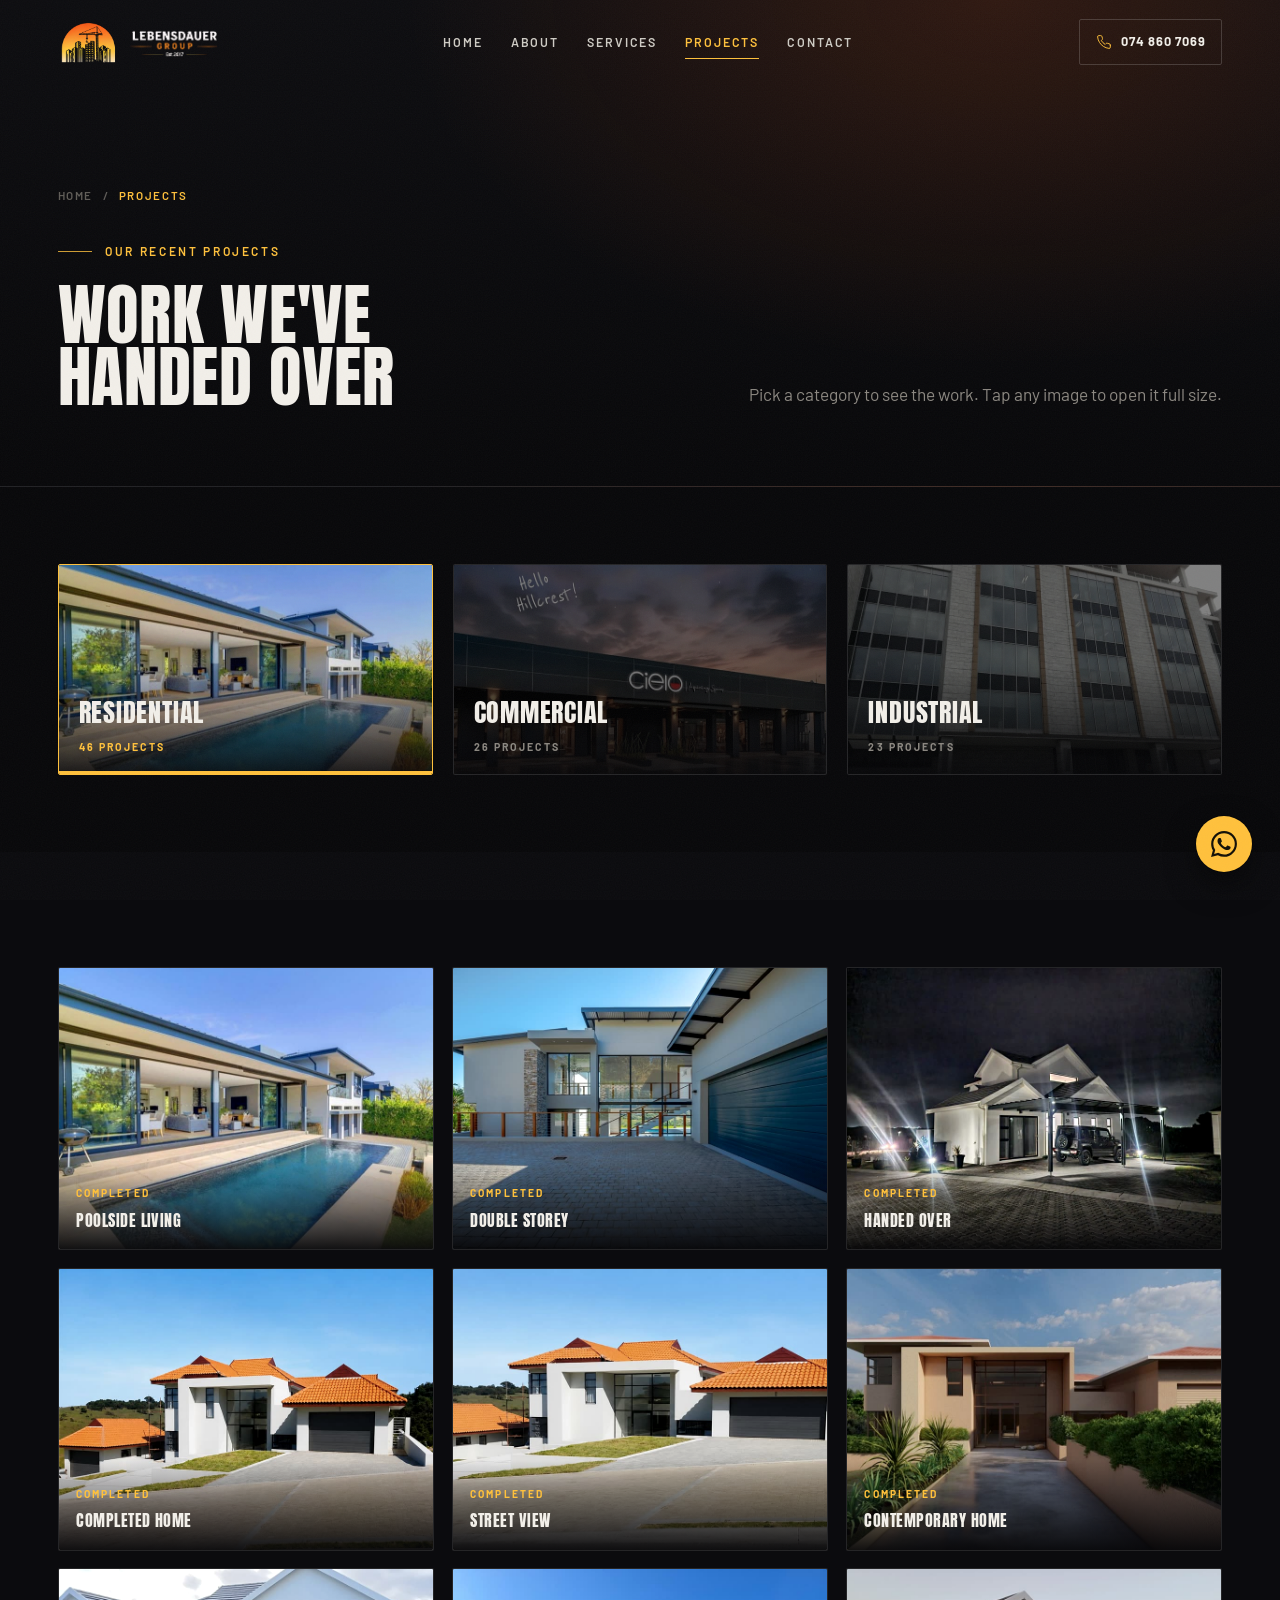
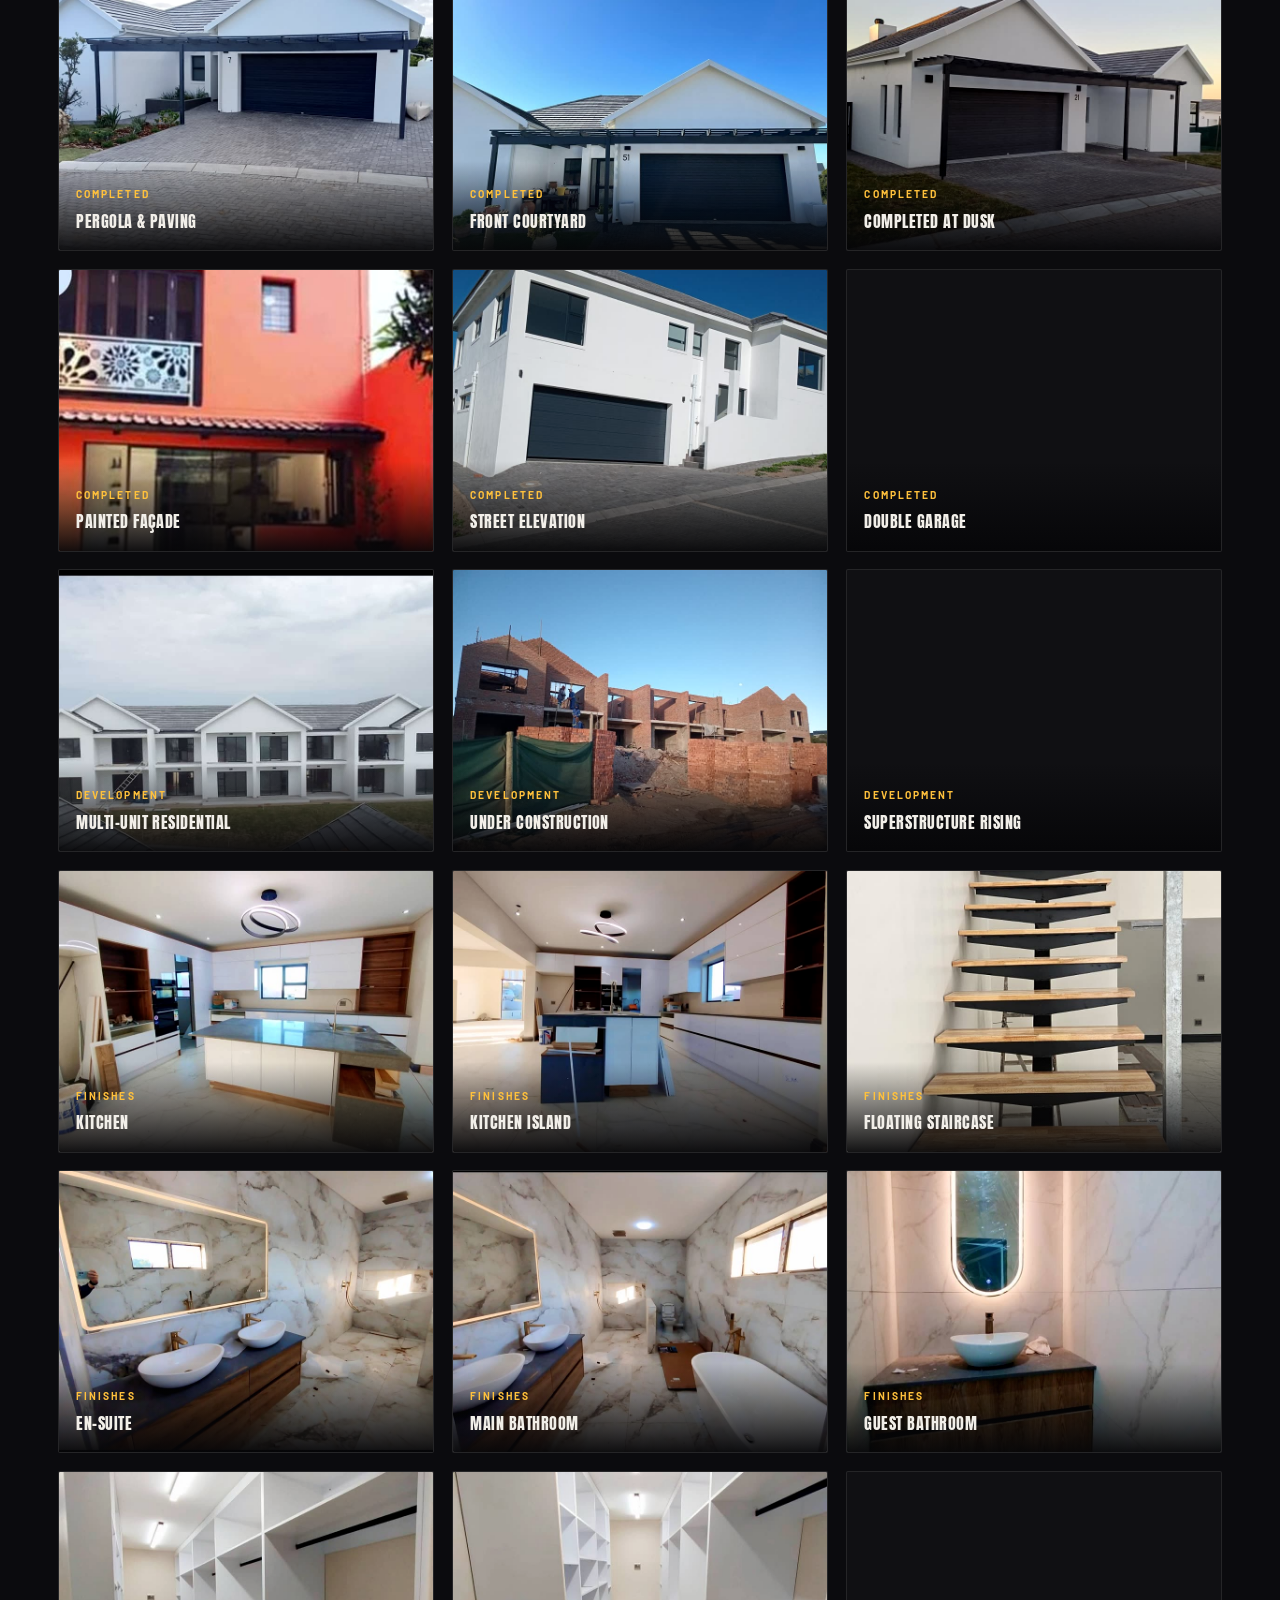
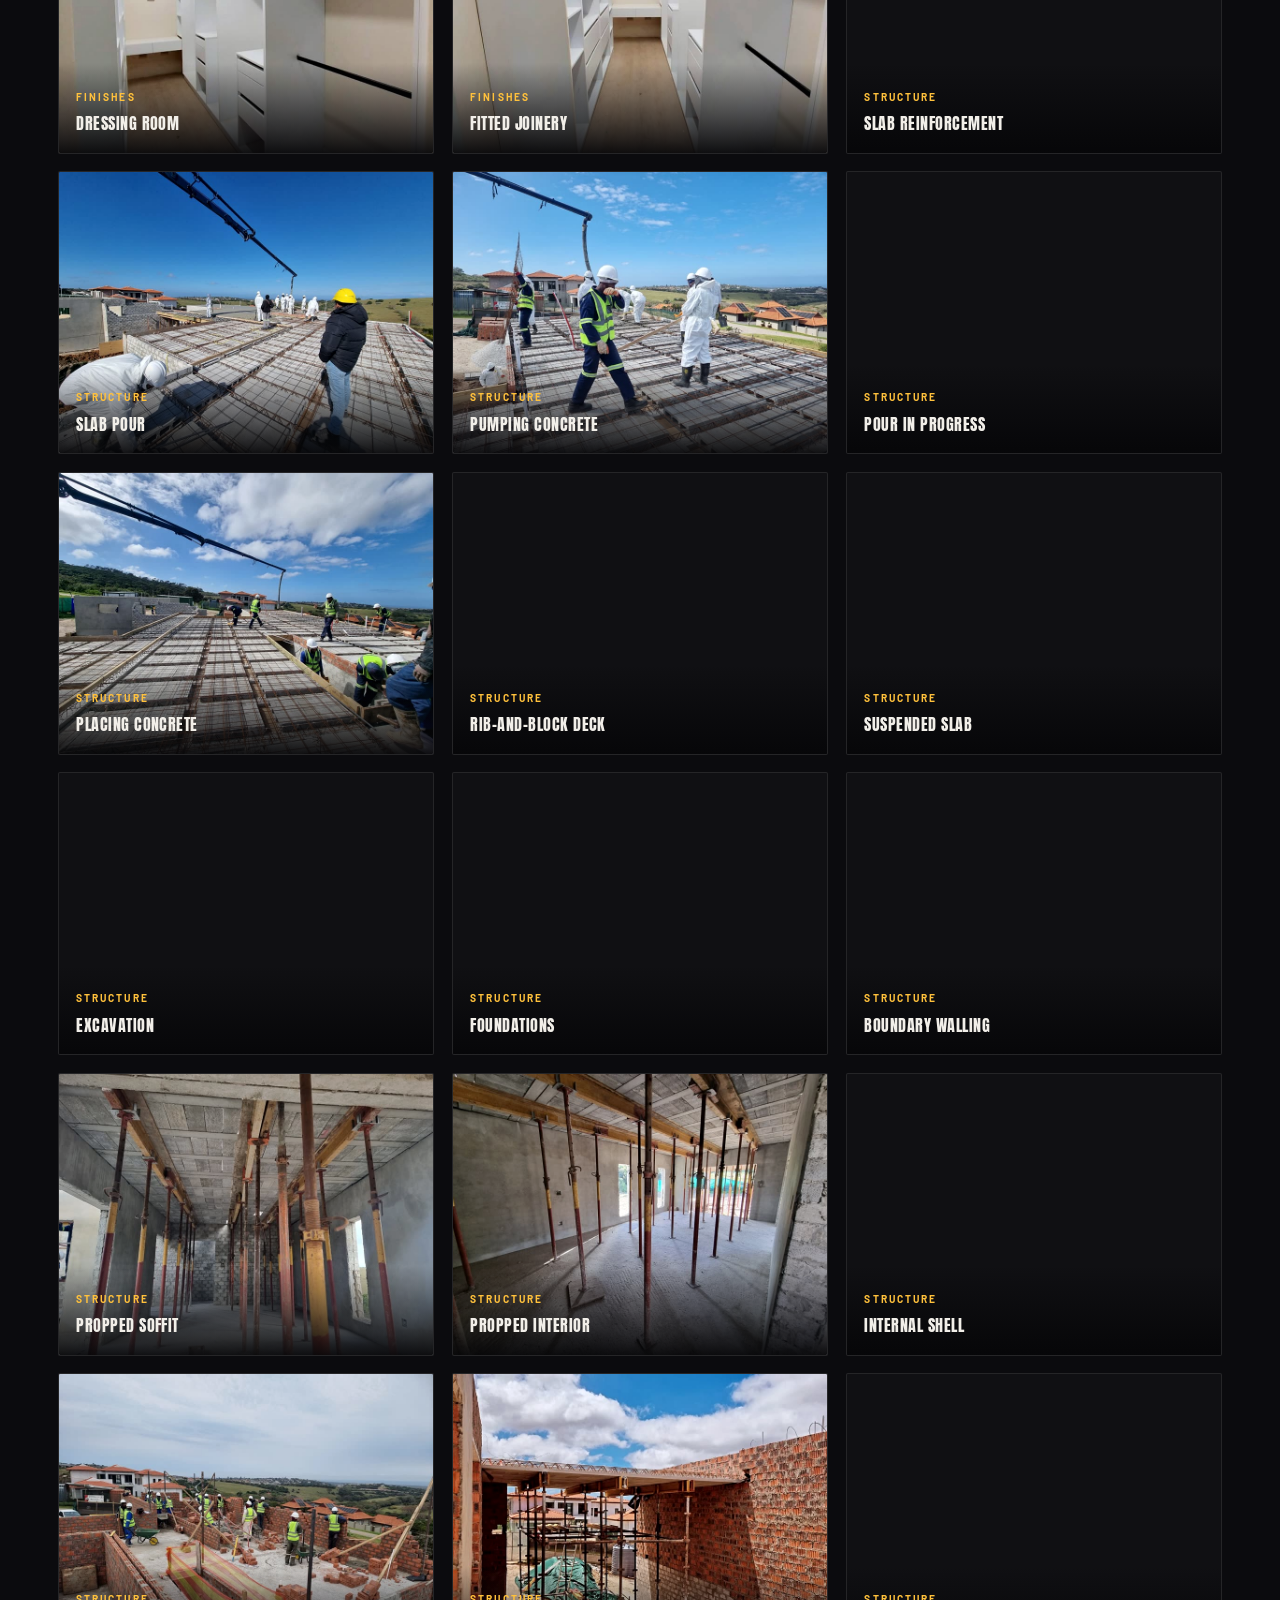
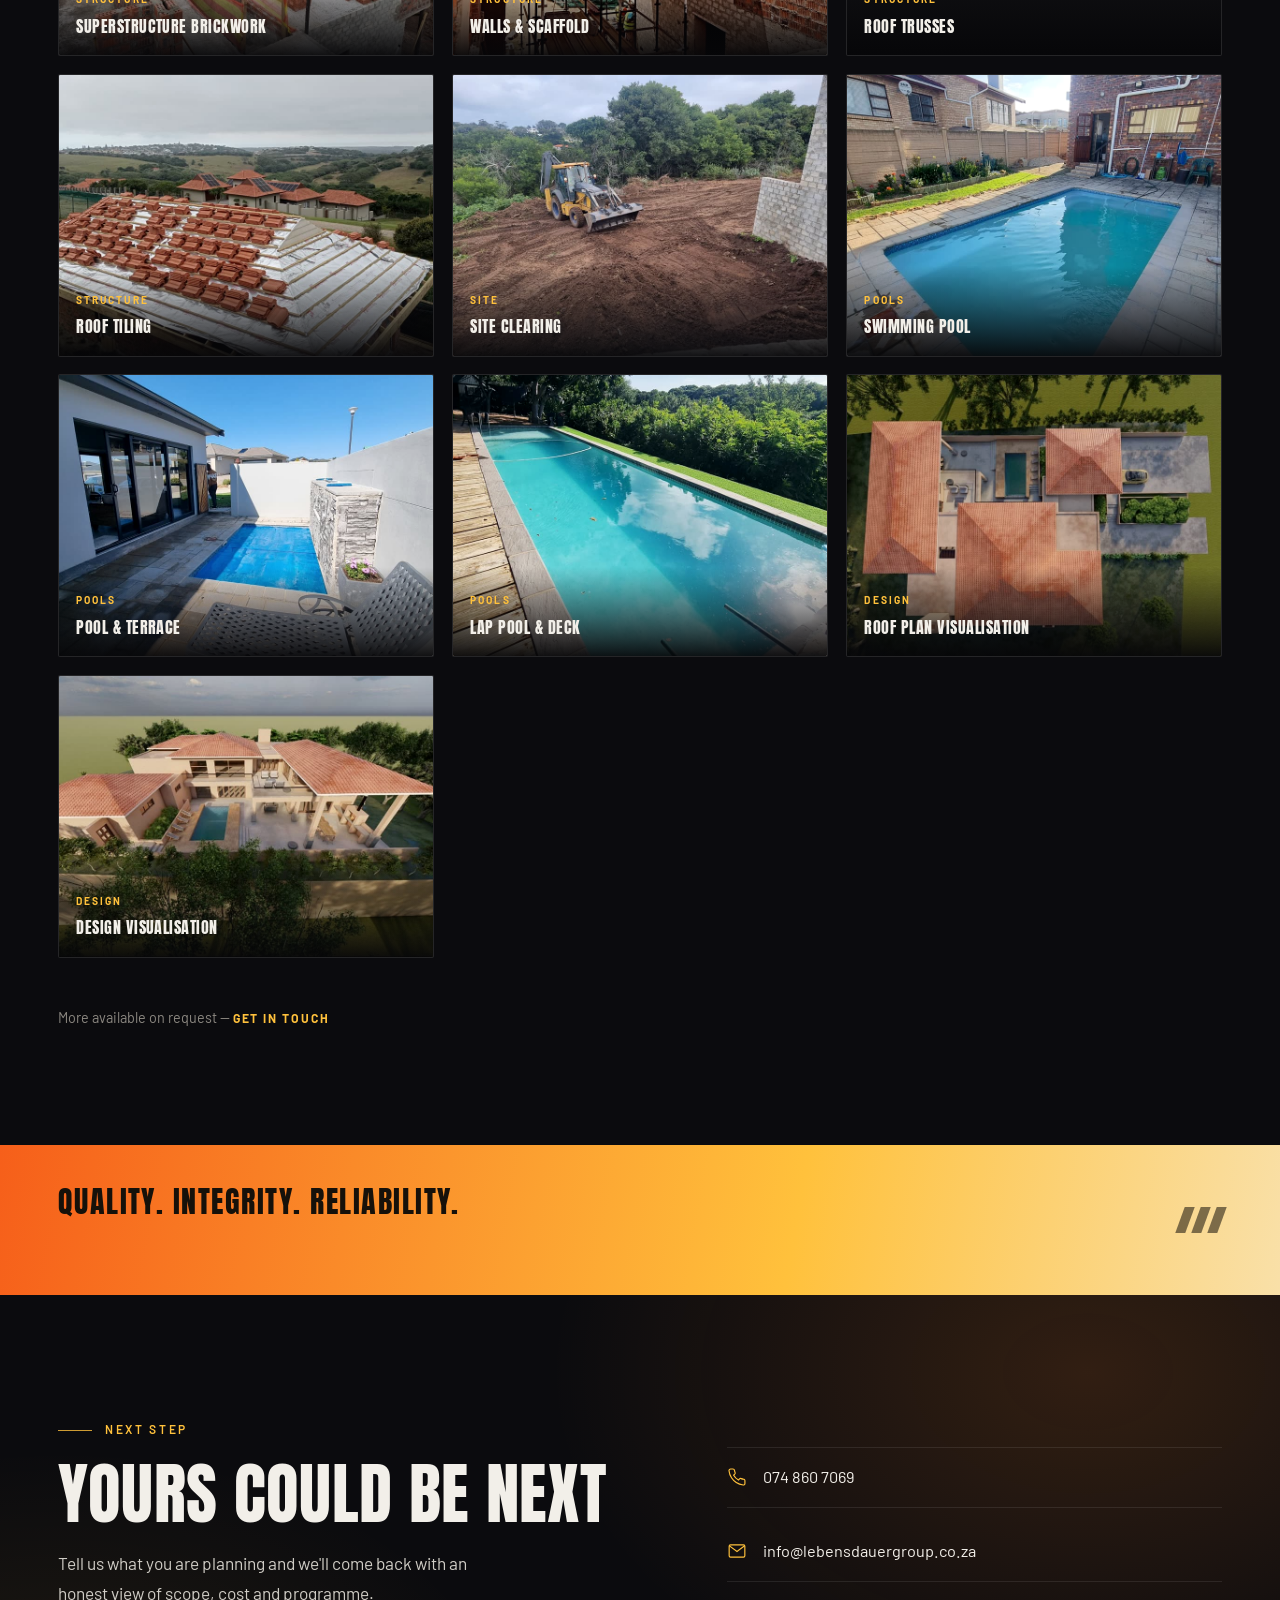
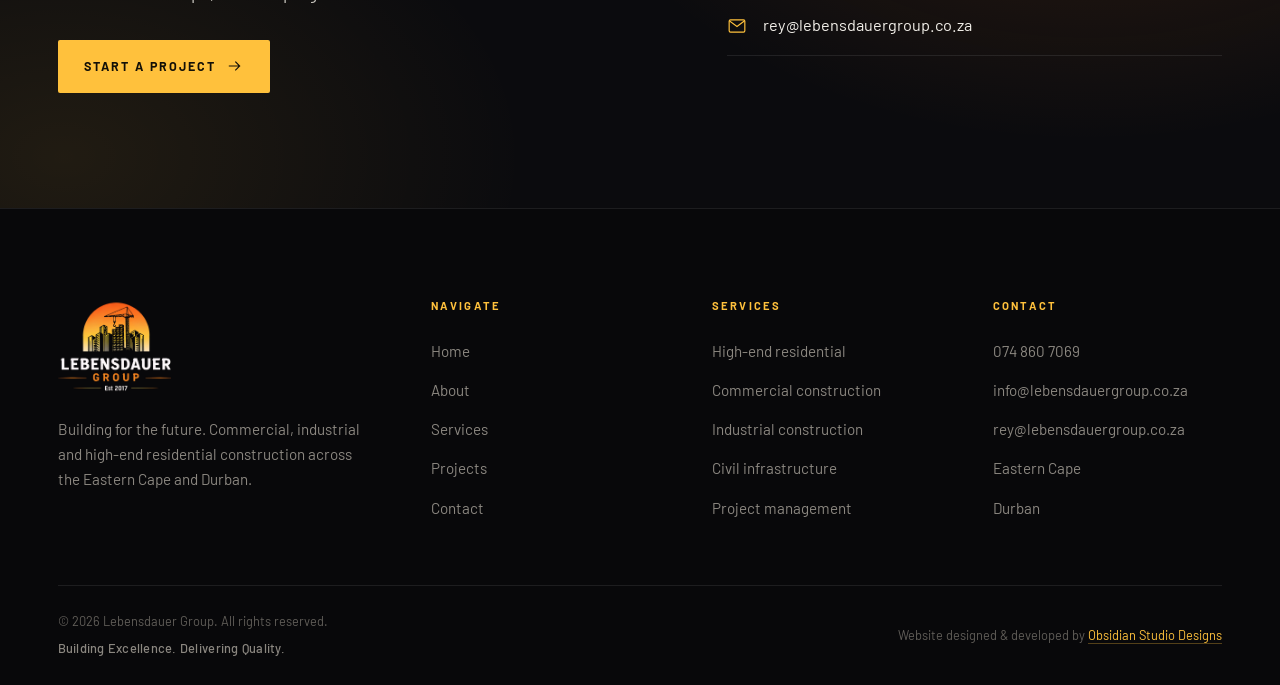
<file: projects.html>
<!doctype html>
<html lang="en-ZA">
<head>
<meta charset="utf-8">
<meta name="viewport" content="width=device-width, initial-scale=1">
<title>Our Recent Projects | Lebensdauer Group — Eastern Cape &amp; Durban</title>
<meta name="description" content="Recent Lebensdauer Group projects by category — residential homes and developments, commercial buildings and industrial facilities across the Eastern Cape and Durban.">
<meta name="theme-color" content="#08080a">
<link rel="canonical" href="https://www.lebensdauergroup.co.za/projects.html">

<meta property="og:type" content="website">
<meta property="og:site_name" content="Lebensdauer Group">
<meta property="og:url" content="https://www.lebensdauergroup.co.za/projects.html">
<meta property="og:title" content="Our recent projects | Lebensdauer Group">
<meta property="og:description" content="A look at what we have built — residential, commercial and industrial projects across the Eastern Cape and Durban.">
<meta property="og:image" content="https://www.lebensdauergroup.co.za/assets/img/projects/residential-poolside.jpg">
<meta property="og:image:alt" content="Lebensdauer Group construction project">
<meta name="twitter:card" content="summary_large_image">

<link rel="icon" href="assets/img/favicon-512.png" sizes="any">
<link rel="apple-touch-icon" href="assets/img/favicon-512.png">

<link rel="preconnect" href="https://fonts.googleapis.com">
<link rel="preconnect" href="https://fonts.gstatic.com" crossorigin>
<link href="https://fonts.googleapis.com/css2?family=Anton&amp;family=Barlow:wght@300;400;500;600;700&amp;display=swap" rel="stylesheet">
<link rel="stylesheet" href="assets/css/main.css">
<noscript><style>[data-reveal]{opacity:1!important;transform:none!important}</style></noscript>
</head>

<body>

<svg width="0" height="0" aria-hidden="true" focusable="false" style="position:absolute">
  <defs>
    <g id="i-commercial" fill="none" stroke="currentColor" stroke-width="1.4" stroke-linecap="square"><path d="M3 21h18M6 21V6a1 1 0 0 1 1-1h6a1 1 0 0 1 1 1v15M14 21V10h4a1 1 0 0 1 1 1v10M9 9h2M9 13h2M9 17h2M16.5 14h.6M16.5 17.5h.6"/></g>
    <g id="i-industrial" fill="none" stroke="currentColor" stroke-width="1.4" stroke-linecap="square"><path d="M2 21h20M4.5 21V10.5l5 3.3v-3.3l5 3.3V5.5h5V21M8 17.5h1.2M13 17.5h1.2M17.5 13h1.2M17.5 17.5h1.2"/></g>
    <g id="i-residential" fill="none" stroke="currentColor" stroke-width="1.4" stroke-linecap="square"><path d="M2.5 11 12 3l9.5 8M5.5 9.6V21h13V9.6M9.8 21v-6.4h4.4V21"/></g>
    <g id="i-reno" fill="none" stroke="currentColor" stroke-width="1.4" stroke-linecap="square"><path d="M3 5h18v14H3zM3 9.7h18M3 14.3h18M8.5 5v4.7M15.5 5v4.7M12 9.7v4.6M6 14.3V19M18 14.3V19"/></g>
    <g id="i-civil" fill="none" stroke="currentColor" stroke-width="1.4" stroke-linecap="square"><path d="M8.4 3 4 21M15.6 3 20 21M12 4.2v3.2M12 10.4v3.2M12 16.6v3.2"/></g>
    <g id="i-pm" fill="none" stroke="currentColor" stroke-width="1.4" stroke-linecap="square"><path d="M9 4.5H6.8A1.8 1.8 0 0 0 5 6.3v13.4a1.8 1.8 0 0 0 1.8 1.8h10.4a1.8 1.8 0 0 0 1.8-1.8V6.3a1.8 1.8 0 0 0-1.8-1.8H15M9 4.5V3.2h6v1.3zM9 4.5V6h6V4.5M8.4 12.6l2.4 2.4 4.8-4.8"/></g>
    <g id="i-shield" fill="none" stroke="currentColor" stroke-width="1.4" stroke-linecap="square"><path d="M12 2.6 4.6 5.6v6c0 4.3 3 8.3 7.4 9.8 4.4-1.5 7.4-5.5 7.4-9.8v-6zM8.9 11.9l2.3 2.3 4.2-4.4"/></g>
    <g id="i-award" fill="none" stroke="currentColor" stroke-width="1.4" stroke-linecap="square"><circle cx="12" cy="9" r="5.4"/><path d="m8.4 13.5-1.6 7.2 5.2-2.6 5.2 2.6-1.6-7.2M12 6.6l1 2 2.2.3-1.6 1.5.4 2.2-2-1-2 1 .4-2.2-1.6-1.5 2.2-.3z"/></g>
    <g id="i-users" fill="none" stroke="currentColor" stroke-width="1.4" stroke-linecap="square"><path d="M15.6 20.5v-1.8a4 4 0 0 0-4-4H6.2a4 4 0 0 0-4 4v1.8"/><circle cx="8.9" cy="7.4" r="3.5"/><path d="M16.6 4.1a3.5 3.5 0 0 1 0 6.6M21.8 20.5v-1.8a4 4 0 0 0-3-3.8"/></g>
    <g id="i-helmet" fill="none" stroke="currentColor" stroke-width="1.4" stroke-linecap="square"><path d="M2.4 17.8h19.2M5.6 17.8v-3.6a6.4 6.4 0 0 1 12.8 0v3.6M9.6 8.6V5.6a1.2 1.2 0 0 1 1.2-1.2h2.4a1.2 1.2 0 0 1 1.2 1.2v3M9.6 8.6h4.8"/></g>
    <g id="i-phone" fill="none" stroke="currentColor" stroke-width="1.4" stroke-linecap="square"><path d="M21.5 16.9v2.8a1.9 1.9 0 0 1-2.1 1.9 19 19 0 0 1-8.3-3 18.7 18.7 0 0 1-5.7-5.7 19 19 0 0 1-3-8.4A1.9 1.9 0 0 1 4.3 2.4h2.8a1.9 1.9 0 0 1 1.9 1.6c.1.9.4 1.8.7 2.6a1.9 1.9 0 0 1-.4 2L8 9.8a15.4 15.4 0 0 0 5.8 5.8l1.2-1.3a1.9 1.9 0 0 1 2-.4c.8.3 1.7.6 2.6.7a1.9 1.9 0 0 1 1.9 2z"/></g>
    <g id="i-mail" fill="none" stroke="currentColor" stroke-width="1.4" stroke-linecap="square"><rect x="2.6" y="4.6" width="18.8" height="14.8" rx="1.6"/><path d="m3.4 6.2 8.6 6.3 8.6-6.3"/></g>
    <g id="i-pin" fill="none" stroke="currentColor" stroke-width="1.4" stroke-linecap="square"><path d="M19.8 10.4c0 5.4-7.8 11.8-7.8 11.8s-7.8-6.4-7.8-11.8a7.8 7.8 0 1 1 15.6 0z"/><circle cx="12" cy="10.2" r="2.9"/></g>
    <g id="i-clock" fill="none" stroke="currentColor" stroke-width="1.4" stroke-linecap="square"><circle cx="12" cy="12" r="9.1"/><path d="M12 6.6v5.7l3.5 2.1"/></g>
    <g id="i-arrow" fill="none" stroke="currentColor" stroke-width="1.6" stroke-linecap="square"><path d="M3.5 12h15.5M13 6l6 6-6 6"/></g>
    <g id="i-whatsapp" fill="currentColor"><path d="M17.47 14.38c-.3-.15-1.76-.87-2.03-.97-.27-.1-.47-.15-.67.15-.2.3-.77.97-.94 1.16-.17.2-.35.22-.64.08-.3-.15-1.26-.46-2.39-1.48-.89-.79-1.48-1.76-1.66-2.06-.17-.3-.02-.46.13-.6.14-.14.3-.35.45-.52.15-.18.2-.3.3-.5.1-.2.05-.37-.03-.52-.07-.15-.67-1.61-.91-2.21-.24-.58-.49-.5-.67-.51h-.57c-.2 0-.52.07-.8.37-.27.3-1.04 1.02-1.04 2.48s1.07 2.88 1.21 3.07c.15.2 2.1 3.2 5.08 4.49.71.3 1.26.49 1.7.62.71.23 1.36.2 1.87.12.57-.09 1.76-.72 2-1.41.25-.7.25-1.29.18-1.42-.08-.12-.27-.2-.57-.34m-5.42 7.4h-.01a9.87 9.87 0 0 1-5.03-1.38l-.36-.21-3.74.98 1-3.65-.24-.37a9.86 9.86 0 0 1-1.51-5.26c0-5.45 4.44-9.89 9.89-9.89a9.82 9.82 0 0 1 6.99 2.9 9.83 9.83 0 0 1 2.89 6.99c0 5.45-4.44 9.89-9.88 9.89m8.41-18.3A11.82 11.82 0 0 0 12.05 0C5.5 0 .16 5.34.16 11.89c0 2.1.55 4.14 1.59 5.95L.06 24l6.3-1.65a11.88 11.88 0 0 0 5.69 1.45c6.55 0 11.89-5.34 11.89-11.9a11.82 11.82 0 0 0-3.48-8.4"/></g>
  </defs>
</svg>

<a class="btn" href="#main" style="position:absolute;left:-9999px;top:0;z-index:9999" onfocus="this.style.left='1rem';this.style.top='1rem'" onblur="this.style.left='-9999px'">Skip to content</a>

<header class="masthead" data-masthead>
  <div class="shell masthead__inner">
    <a class="lockup" href="index.html" aria-label="Lebensdauer Group — home">
      <img class="lockup__mark" src="assets/img/logo-mark.png" alt="" width="760" height="572" fetchpriority="high">
      <img class="lockup__word" src="assets/img/logo-wordmark.png" alt="Lebensdauer Group, established 2017" width="1400" height="481">
    </a>

    <nav class="nav" aria-label="Primary">
      <a class="nav__link" href="index.html">Home</a>
      <a class="nav__link" href="about.html">About</a>
      <a class="nav__link" href="services.html">Services</a>
      <a class="nav__link" href="projects.html" aria-current="page">Projects</a>
      <a class="nav__link" href="contact.html">Contact</a>
    </nav>

    <div class="masthead__ctas">
      <a class="masthead__cta" href="tel:+27748607069">
        <svg width="16" height="16" viewBox="0 0 24 24" aria-hidden="true"><use href="#i-phone"></use></svg>
        074 860 7069
      </a>
    </div>

    <button class="burger" type="button" data-burger aria-expanded="false" aria-controls="drawer" aria-label="Open menu">
      <span class="burger__bar"></span>
      <span class="burger__bar"></span>
      <span class="burger__bar"></span>
    </button>
  </div>
</header>

<div class="drawer" id="drawer" data-drawer>
  <nav class="drawer__nav" aria-label="Mobile">
    <a class="drawer__link" href="index.html"><span>01</span> Home</a>
    <a class="drawer__link" href="about.html"><span>02</span> About</a>
    <a class="drawer__link" href="services.html"><span>03</span> Services</a>
    <a class="drawer__link" href="projects.html" aria-current="page"><span>04</span> Projects</a>
    <a class="drawer__link" href="contact.html"><span>05</span> Contact</a>
  </nav>

  <div class="drawer__foot">
    <div class="drawer__contact">
      <p class="drawer__label">Speak to us</p>
      <a href="tel:+27748607069">074 860 7069</a>
      <a href="https://wa.me/27748607069?text=Hi%2C%20I%27d%20like%20to%20discuss%20a%20construction%20project." target="_blank" rel="noopener">WhatsApp us</a>
      <a href="mailto:info@lebensdauergroup.co.za">info@lebensdauergroup.co.za</a>
      <a href="mailto:rey@lebensdauergroup.co.za">rey@lebensdauergroup.co.za</a>
    </div>
    <div class="drawer__contact">
      <p class="drawer__label">Where we operate</p>
      <span>Eastern Cape &nbsp;·&nbsp; Durban</span>
    </div>
    <a class="btn btn--wide" href="contact.html">
      Start a project
      <svg width="16" height="16" viewBox="0 0 24 24" aria-hidden="true"><use href="#i-arrow"></use></svg>
    </a>
  </div>
</div>

<main id="main">

<section class="pagehead">
  <div class="shell pagehead__inner">
    <div>
      <nav class="crumbs" aria-label="Breadcrumb">
        <a href="index.html">Home</a> / <span>Projects</span>
      </nav>
      <p class="eyebrow">Our recent projects</p>
      <h1 class="display display--lg">Work we've<br>handed over</h1>
    </div>
    <div>
      <p class="lede muted" style="margin:0">
        Pick a category to see the work. Tap any image to open it full size.
      </p>
    </div>
  </div>
</section>

<section class="band band--tight" aria-labelledby="cats-title">
  <div class="shell">
    <h2 class="sr-only" id="cats-title">Choose a category</h2>
    <div class="cats" role="tablist" aria-label="Project categories" data-reveal>
      <button class="cat" type="button" role="tab" data-cat="residential"
        id="tab-residential" aria-controls="panel-residential" aria-selected="false" tabindex="-1">
        <img src="assets/img/projects/residential-poolside.jpg" alt="Completed home with a pool and stacking doors" width="800" height="600" loading="lazy" decoding="async">
        <span class="cat__body">
          <span class="cat__name">Residential</span>
          <span class="cat__count">46 projects</span>
        </span>
      </button>

      <button class="cat" type="button" role="tab" data-cat="commercial"
        id="tab-commercial" aria-controls="panel-commercial" aria-selected="false" tabindex="-1">
        <img src="assets/img/projects/commercial-cielo-dusk.jpg" alt="Completed retail centre photographed at dusk" width="800" height="600" loading="lazy" decoding="async">
        <span class="cat__body">
          <span class="cat__name">Commercial</span>
          <span class="cat__count">26 projects</span>
        </span>
      </button>

      <button class="cat" type="button" role="tab" data-cat="industrial"
        id="tab-industrial" aria-controls="panel-industrial" aria-selected="false" tabindex="-1">
        <img src="assets/img/projects/industrial-office-building.jpg" alt="Completed multi-storey office building with banded glazing" width="800" height="600" loading="lazy" decoding="async">
        <span class="cat__body">
          <span class="cat__name">Industrial</span>
          <span class="cat__count">23 projects</span>
        </span>
      </button>
    </div>
  </div>
</section>

<section class="band band--ink" id="gallery">
  <div class="shell">
    <div class="catpanel" id="panel-residential" data-panel="residential" role="tabpanel" aria-labelledby="tab-residential">
      <h2 class="sr-only">Residential projects</h2>
      <div class="gallery">
        <button class="tile" type="button" data-lb
          data-full="assets/img/projects/full/residential-poolside.jpg"
          data-sector="Completed"
          data-title="Poolside living"
          data-alt="Completed home with stacking doors opening onto a pool and landscaped garden">
          <img src="assets/img/projects/residential-poolside.jpg" alt="Completed home with stacking doors opening onto a pool and landscaped garden" width="800" height="600" loading="lazy" decoding="async">
          <span class="tile__zoom" aria-hidden="true">
            <svg width="16" height="16" viewBox="0 0 24 24" fill="none" stroke="currentColor" stroke-width="1.8"><path d="M3.5 9.5v-6h6M20.5 14.5v6h-6M20.5 9.5v-6h-6M3.5 14.5v6h6"/></svg>
          </span>
          <span class="tile__cap"><em>Completed</em>Poolside living</span>
        </button>

        <button class="tile" type="button" data-lb
          data-full="assets/img/projects/full/residential-double-storey.jpg"
          data-sector="Completed"
          data-title="Double storey"
          data-alt="Double-storey home with stone cladding, full-height glazing and a paved forecourt">
          <img src="assets/img/projects/residential-double-storey.jpg" alt="Double-storey home with stone cladding, full-height glazing and a paved forecourt" width="800" height="600" loading="lazy" decoding="async">
          <span class="tile__zoom" aria-hidden="true">
            <svg width="16" height="16" viewBox="0 0 24 24" fill="none" stroke="currentColor" stroke-width="1.8"><path d="M3.5 9.5v-6h6M20.5 14.5v6h-6M20.5 9.5v-6h-6M3.5 14.5v6h6"/></svg>
          </span>
          <span class="tile__cap"><em>Completed</em>Double storey</span>
        </button>

        <button class="tile" type="button" data-lb
          data-full="assets/img/projects/full/residential-handover.jpg"
          data-sector="Completed"
          data-title="Handed over"
          data-alt="Completed home floodlit at night with a vehicle under the carport">
          <img src="assets/img/projects/residential-handover.jpg" alt="Completed home floodlit at night with a vehicle under the carport" width="800" height="600" loading="lazy" decoding="async">
          <span class="tile__zoom" aria-hidden="true">
            <svg width="16" height="16" viewBox="0 0 24 24" fill="none" stroke="currentColor" stroke-width="1.8"><path d="M3.5 9.5v-6h6M20.5 14.5v6h-6M20.5 9.5v-6h-6M3.5 14.5v6h6"/></svg>
          </span>
          <span class="tile__cap"><em>Completed</em>Handed over</span>
        </button>

        <button class="tile" type="button" data-lb
          data-full="assets/img/projects/full/residential-terracotta.jpg"
          data-sector="Completed"
          data-title="Completed home"
          data-alt="Completed home with a terracotta tiled roof, double-volume glazing and a paved driveway">
          <img src="assets/img/projects/residential-terracotta.jpg" alt="Completed home with a terracotta tiled roof, double-volume glazing and a paved driveway" width="800" height="600" loading="lazy" decoding="async">
          <span class="tile__zoom" aria-hidden="true">
            <svg width="16" height="16" viewBox="0 0 24 24" fill="none" stroke="currentColor" stroke-width="1.8"><path d="M3.5 9.5v-6h6M20.5 14.5v6h-6M20.5 9.5v-6h-6M3.5 14.5v6h6"/></svg>
          </span>
          <span class="tile__cap"><em>Completed</em>Completed home</span>
        </button>

        <button class="tile" type="button" data-lb
          data-full="assets/img/projects/full/residential-terracotta-street.jpg"
          data-sector="Completed"
          data-title="Street view"
          data-alt="Street elevation of a completed home with a terracotta roof and double garage">
          <img src="assets/img/projects/residential-terracotta-street.jpg" alt="Street elevation of a completed home with a terracotta roof and double garage" width="800" height="600" loading="lazy" decoding="async">
          <span class="tile__zoom" aria-hidden="true">
            <svg width="16" height="16" viewBox="0 0 24 24" fill="none" stroke="currentColor" stroke-width="1.8"><path d="M3.5 9.5v-6h6M20.5 14.5v6h-6M20.5 9.5v-6h-6M3.5 14.5v6h6"/></svg>
          </span>
          <span class="tile__cap"><em>Completed</em>Street view</span>
        </button>

        <button class="tile" type="button" data-lb
          data-full="assets/img/projects/full/residential-ochre-home.jpg"
          data-sector="Completed"
          data-title="Contemporary home"
          data-alt="Completed contemporary home in ochre render with a landscaped entrance driveway">
          <img src="assets/img/projects/residential-ochre-home.jpg" alt="Completed contemporary home in ochre render with a landscaped entrance driveway" width="800" height="600" loading="lazy" decoding="async">
          <span class="tile__zoom" aria-hidden="true">
            <svg width="16" height="16" viewBox="0 0 24 24" fill="none" stroke="currentColor" stroke-width="1.8"><path d="M3.5 9.5v-6h6M20.5 14.5v6h-6M20.5 9.5v-6h-6M3.5 14.5v6h6"/></svg>
          </span>
          <span class="tile__cap"><em>Completed</em>Contemporary home</span>
        </button>

        <button class="tile" type="button" data-lb
          data-full="assets/img/projects/full/residential-pergola.jpg"
          data-sector="Completed"
          data-title="Pergola &amp; paving"
          data-alt="Single-storey home with a steel pergola over the garage and block-paved driveway">
          <img src="assets/img/projects/residential-pergola.jpg" alt="Single-storey home with a steel pergola over the garage and block-paved driveway" width="800" height="600" loading="lazy" decoding="async">
          <span class="tile__zoom" aria-hidden="true">
            <svg width="16" height="16" viewBox="0 0 24 24" fill="none" stroke="currentColor" stroke-width="1.8"><path d="M3.5 9.5v-6h6M20.5 14.5v6h-6M20.5 9.5v-6h-6M3.5 14.5v6h6"/></svg>
          </span>
          <span class="tile__cap"><em>Completed</em>Pergola &amp; paving</span>
        </button>

        <button class="tile" type="button" data-lb
          data-full="assets/img/projects/full/residential-courtyard.jpg"
          data-sector="Completed"
          data-title="Front courtyard"
          data-alt="White rendered home with pergola, planted courtyard and double garage">
          <img src="assets/img/projects/residential-courtyard.jpg" alt="White rendered home with pergola, planted courtyard and double garage" width="800" height="600" loading="lazy" decoding="async">
          <span class="tile__zoom" aria-hidden="true">
            <svg width="16" height="16" viewBox="0 0 24 24" fill="none" stroke="currentColor" stroke-width="1.8"><path d="M3.5 9.5v-6h6M20.5 14.5v6h-6M20.5 9.5v-6h-6M3.5 14.5v6h6"/></svg>
          </span>
          <span class="tile__cap"><em>Completed</em>Front courtyard</span>
        </button>

        <button class="tile" type="button" data-lb
          data-full="assets/img/projects/full/residential-dusk.jpg"
          data-sector="Completed"
          data-title="Completed at dusk"
          data-alt="Completed single-storey home photographed at dusk with the garage closed">
          <img src="assets/img/projects/residential-dusk.jpg" alt="Completed single-storey home photographed at dusk with the garage closed" width="800" height="600" loading="lazy" decoding="async">
          <span class="tile__zoom" aria-hidden="true">
            <svg width="16" height="16" viewBox="0 0 24 24" fill="none" stroke="currentColor" stroke-width="1.8"><path d="M3.5 9.5v-6h6M20.5 14.5v6h-6M20.5 9.5v-6h-6M3.5 14.5v6h6"/></svg>
          </span>
          <span class="tile__cap"><em>Completed</em>Completed at dusk</span>
        </button>

        <button class="tile" type="button" data-lb
          data-full="assets/img/projects/full/residential-contemporary.jpg"
          data-sector="Completed"
          data-title="Painted façade"
          data-alt="Double-storey building with a deep red painted façade and decorative balcony screen">
          <img src="assets/img/projects/residential-contemporary.jpg" alt="Double-storey building with a deep red painted façade and decorative balcony screen" width="800" height="600" loading="lazy" decoding="async">
          <span class="tile__zoom" aria-hidden="true">
            <svg width="16" height="16" viewBox="0 0 24 24" fill="none" stroke="currentColor" stroke-width="1.8"><path d="M3.5 9.5v-6h6M20.5 14.5v6h-6M20.5 9.5v-6h-6M3.5 14.5v6h6"/></svg>
          </span>
          <span class="tile__cap"><em>Completed</em>Painted façade</span>
        </button>

        <button class="tile" type="button" data-lb
          data-full="assets/img/projects/full/residential-street.jpg"
          data-sector="Completed"
          data-title="Street elevation"
          data-alt="Double-storey home seen from the street with garage and paved apron">
          <img src="assets/img/projects/residential-street.jpg" alt="Double-storey home seen from the street with garage and paved apron" width="800" height="600" loading="lazy" decoding="async">
          <span class="tile__zoom" aria-hidden="true">
            <svg width="16" height="16" viewBox="0 0 24 24" fill="none" stroke="currentColor" stroke-width="1.8"><path d="M3.5 9.5v-6h6M20.5 14.5v6h-6M20.5 9.5v-6h-6M3.5 14.5v6h6"/></svg>
          </span>
          <span class="tile__cap"><em>Completed</em>Street elevation</span>
        </button>

        <button class="tile" type="button" data-lb
          data-full="assets/img/projects/full/residential-garage.jpg"
          data-sector="Completed"
          data-title="Double garage"
          data-alt="Completed double-storey home with a double garage and paved driveway">
          <img src="assets/img/projects/residential-garage.jpg" alt="Completed double-storey home with a double garage and paved driveway" width="800" height="600" loading="lazy" decoding="async">
          <span class="tile__zoom" aria-hidden="true">
            <svg width="16" height="16" viewBox="0 0 24 24" fill="none" stroke="currentColor" stroke-width="1.8"><path d="M3.5 9.5v-6h6M20.5 14.5v6h-6M20.5 9.5v-6h-6M3.5 14.5v6h6"/></svg>
          </span>
          <span class="tile__cap"><em>Completed</em>Double garage</span>
        </button>

        <button class="tile" type="button" data-lb
          data-full="assets/img/projects/full/development-units.jpg"
          data-sector="Development"
          data-title="Multi-unit residential"
          data-alt="Completed multi-unit residential block, plastered and painted">
          <img src="assets/img/projects/development-units.jpg" alt="Completed multi-unit residential block, plastered and painted" width="800" height="600" loading="lazy" decoding="async">
          <span class="tile__zoom" aria-hidden="true">
            <svg width="16" height="16" viewBox="0 0 24 24" fill="none" stroke="currentColor" stroke-width="1.8"><path d="M3.5 9.5v-6h6M20.5 14.5v6h-6M20.5 9.5v-6h-6M3.5 14.5v6h6"/></svg>
          </span>
          <span class="tile__cap"><em>Development</em>Multi-unit residential</span>
        </button>

        <button class="tile" type="button" data-lb
          data-full="assets/img/projects/full/development-in-progress.jpg"
          data-sector="Development"
          data-title="Under construction"
          data-alt="Multi-unit residential development under construction in face brick">
          <img src="assets/img/projects/development-in-progress.jpg" alt="Multi-unit residential development under construction in face brick" width="800" height="600" loading="lazy" decoding="async">
          <span class="tile__zoom" aria-hidden="true">
            <svg width="16" height="16" viewBox="0 0 24 24" fill="none" stroke="currentColor" stroke-width="1.8"><path d="M3.5 9.5v-6h6M20.5 14.5v6h-6M20.5 9.5v-6h-6M3.5 14.5v6h6"/></svg>
          </span>
          <span class="tile__cap"><em>Development</em>Under construction</span>
        </button>

        <button class="tile" type="button" data-lb
          data-full="assets/img/projects/full/development-groundworks.jpg"
          data-sector="Development"
          data-title="Superstructure rising"
          data-alt="Face-brick units rising from a sandy platform, first floor under way">
          <img src="assets/img/projects/development-groundworks.jpg" alt="Face-brick units rising from a sandy platform, first floor under way" width="800" height="600" loading="lazy" decoding="async">
          <span class="tile__zoom" aria-hidden="true">
            <svg width="16" height="16" viewBox="0 0 24 24" fill="none" stroke="currentColor" stroke-width="1.8"><path d="M3.5 9.5v-6h6M20.5 14.5v6h-6M20.5 9.5v-6h-6M3.5 14.5v6h6"/></svg>
          </span>
          <span class="tile__cap"><em>Development</em>Superstructure rising</span>
        </button>

        <button class="tile" type="button" data-lb
          data-full="assets/img/projects/full/residential-kitchen-marble.jpg"
          data-sector="Finishes"
          data-title="Kitchen"
          data-alt="Fitted kitchen with an island, stone tops and marble-effect floor tiling nearing completion">
          <img src="assets/img/projects/residential-kitchen-marble.jpg" alt="Fitted kitchen with an island, stone tops and marble-effect floor tiling nearing completion" width="800" height="600" loading="lazy" decoding="async">
          <span class="tile__zoom" aria-hidden="true">
            <svg width="16" height="16" viewBox="0 0 24 24" fill="none" stroke="currentColor" stroke-width="1.8"><path d="M3.5 9.5v-6h6M20.5 14.5v6h-6M20.5 9.5v-6h-6M3.5 14.5v6h6"/></svg>
          </span>
          <span class="tile__cap"><em>Finishes</em>Kitchen</span>
        </button>

        <button class="tile" type="button" data-lb
          data-full="assets/img/projects/full/residential-kitchen-navy.jpg"
          data-sector="Finishes"
          data-title="Kitchen island"
          data-alt="Kitchen with a navy island, timber joinery and marble-effect tiling being finished">
          <img src="assets/img/projects/residential-kitchen-navy.jpg" alt="Kitchen with a navy island, timber joinery and marble-effect tiling being finished" width="800" height="600" loading="lazy" decoding="async">
          <span class="tile__zoom" aria-hidden="true">
            <svg width="16" height="16" viewBox="0 0 24 24" fill="none" stroke="currentColor" stroke-width="1.8"><path d="M3.5 9.5v-6h6M20.5 14.5v6h-6M20.5 9.5v-6h-6M3.5 14.5v6h6"/></svg>
          </span>
          <span class="tile__cap"><em>Finishes</em>Kitchen island</span>
        </button>

        <button class="tile" type="button" data-lb
          data-full="assets/img/projects/full/residential-staircase.jpg"
          data-sector="Finishes"
          data-title="Floating staircase"
          data-alt="Cantilevered timber staircase with a glass balustrade in a double-volume space">
          <img src="assets/img/projects/residential-staircase.jpg" alt="Cantilevered timber staircase with a glass balustrade in a double-volume space" width="800" height="600" loading="lazy" decoding="async">
          <span class="tile__zoom" aria-hidden="true">
            <svg width="16" height="16" viewBox="0 0 24 24" fill="none" stroke="currentColor" stroke-width="1.8"><path d="M3.5 9.5v-6h6M20.5 14.5v6h-6M20.5 9.5v-6h-6M3.5 14.5v6h6"/></svg>
          </span>
          <span class="tile__cap"><em>Finishes</em>Floating staircase</span>
        </button>

        <button class="tile" type="button" data-lb
          data-full="assets/img/projects/full/residential-ensuite.jpg"
          data-sector="Finishes"
          data-title="En-suite"
          data-alt="En-suite bathroom with twin basins, a brass-framed mirror and marble-effect tiling">
          <img src="assets/img/projects/residential-ensuite.jpg" alt="En-suite bathroom with twin basins, a brass-framed mirror and marble-effect tiling" width="800" height="600" loading="lazy" decoding="async">
          <span class="tile__zoom" aria-hidden="true">
            <svg width="16" height="16" viewBox="0 0 24 24" fill="none" stroke="currentColor" stroke-width="1.8"><path d="M3.5 9.5v-6h6M20.5 14.5v6h-6M20.5 9.5v-6h-6M3.5 14.5v6h6"/></svg>
          </span>
          <span class="tile__cap"><em>Finishes</em>En-suite</span>
        </button>

        <button class="tile" type="button" data-lb
          data-full="assets/img/projects/full/residential-bath.jpg"
          data-sector="Finishes"
          data-title="Main bathroom"
          data-alt="Main bathroom with a freestanding bath and full-height marble-effect tiling">
          <img src="assets/img/projects/residential-bath.jpg" alt="Main bathroom with a freestanding bath and full-height marble-effect tiling" width="800" height="600" loading="lazy" decoding="async">
          <span class="tile__zoom" aria-hidden="true">
            <svg width="16" height="16" viewBox="0 0 24 24" fill="none" stroke="currentColor" stroke-width="1.8"><path d="M3.5 9.5v-6h6M20.5 14.5v6h-6M20.5 9.5v-6h-6M3.5 14.5v6h6"/></svg>
          </span>
          <span class="tile__cap"><em>Finishes</em>Main bathroom</span>
        </button>

        <button class="tile" type="button" data-lb
          data-full="assets/img/projects/full/residential-bathroom-mirror.jpg"
          data-sector="Finishes"
          data-title="Guest bathroom"
          data-alt="Guest bathroom with a backlit oval mirror and timber vanity on marble-effect tiling">
          <img src="assets/img/projects/residential-bathroom-mirror.jpg" alt="Guest bathroom with a backlit oval mirror and timber vanity on marble-effect tiling" width="800" height="600" loading="lazy" decoding="async">
          <span class="tile__zoom" aria-hidden="true">
            <svg width="16" height="16" viewBox="0 0 24 24" fill="none" stroke="currentColor" stroke-width="1.8"><path d="M3.5 9.5v-6h6M20.5 14.5v6h-6M20.5 9.5v-6h-6M3.5 14.5v6h6"/></svg>
          </span>
          <span class="tile__cap"><em>Finishes</em>Guest bathroom</span>
        </button>

        <button class="tile" type="button" data-lb
          data-full="assets/img/projects/full/residential-wardrobe.jpg"
          data-sector="Finishes"
          data-title="Dressing room"
          data-alt="Fitted walk-in wardrobe in white joinery with open shelving and drawers">
          <img src="assets/img/projects/residential-wardrobe.jpg" alt="Fitted walk-in wardrobe in white joinery with open shelving and drawers" width="800" height="600" loading="lazy" decoding="async">
          <span class="tile__zoom" aria-hidden="true">
            <svg width="16" height="16" viewBox="0 0 24 24" fill="none" stroke="currentColor" stroke-width="1.8"><path d="M3.5 9.5v-6h6M20.5 14.5v6h-6M20.5 9.5v-6h-6M3.5 14.5v6h6"/></svg>
          </span>
          <span class="tile__cap"><em>Finishes</em>Dressing room</span>
        </button>

        <button class="tile" type="button" data-lb
          data-full="assets/img/projects/full/residential-dressing-room.jpg"
          data-sector="Finishes"
          data-title="Fitted joinery"
          data-alt="Full-length dressing room with fitted white joinery either side of a timber floor">
          <img src="assets/img/projects/residential-dressing-room.jpg" alt="Full-length dressing room with fitted white joinery either side of a timber floor" width="800" height="600" loading="lazy" decoding="async">
          <span class="tile__zoom" aria-hidden="true">
            <svg width="16" height="16" viewBox="0 0 24 24" fill="none" stroke="currentColor" stroke-width="1.8"><path d="M3.5 9.5v-6h6M20.5 14.5v6h-6M20.5 9.5v-6h-6M3.5 14.5v6h6"/></svg>
          </span>
          <span class="tile__cap"><em>Finishes</em>Fitted joinery</span>
        </button>

        <button class="tile" type="button" data-lb
          data-full="assets/img/projects/full/residential-slab-steel.jpg"
          data-sector="Structure"
          data-title="Slab reinforcement"
          data-alt="Reinforcement laid out across a suspended slab before the pour, coastal estate beyond">
          <img src="assets/img/projects/residential-slab-steel.jpg" alt="Reinforcement laid out across a suspended slab before the pour, coastal estate beyond" width="800" height="600" loading="lazy" decoding="async">
          <span class="tile__zoom" aria-hidden="true">
            <svg width="16" height="16" viewBox="0 0 24 24" fill="none" stroke="currentColor" stroke-width="1.8"><path d="M3.5 9.5v-6h6M20.5 14.5v6h-6M20.5 9.5v-6h-6M3.5 14.5v6h6"/></svg>
          </span>
          <span class="tile__cap"><em>Structure</em>Slab reinforcement</span>
        </button>

        <button class="tile" type="button" data-lb
          data-full="assets/img/projects/full/residential-slab-pour.jpg"
          data-sector="Structure"
          data-title="Slab pour"
          data-alt="Concrete pump boom over a reinforced slab with the site team in position">
          <img src="assets/img/projects/residential-slab-pour.jpg" alt="Concrete pump boom over a reinforced slab with the site team in position" width="800" height="600" loading="lazy" decoding="async">
          <span class="tile__zoom" aria-hidden="true">
            <svg width="16" height="16" viewBox="0 0 24 24" fill="none" stroke="currentColor" stroke-width="1.8"><path d="M3.5 9.5v-6h6M20.5 14.5v6h-6M20.5 9.5v-6h-6M3.5 14.5v6h6"/></svg>
          </span>
          <span class="tile__cap"><em>Structure</em>Slab pour</span>
        </button>

        <button class="tile" type="button" data-lb
          data-full="assets/img/projects/full/residential-pump-pour.jpg"
          data-sector="Structure"
          data-title="Pumping concrete"
          data-alt="Site team placing pumped concrete across a suspended slab">
          <img src="assets/img/projects/residential-pump-pour.jpg" alt="Site team placing pumped concrete across a suspended slab" width="800" height="600" loading="lazy" decoding="async">
          <span class="tile__zoom" aria-hidden="true">
            <svg width="16" height="16" viewBox="0 0 24 24" fill="none" stroke="currentColor" stroke-width="1.8"><path d="M3.5 9.5v-6h6M20.5 14.5v6h-6M20.5 9.5v-6h-6M3.5 14.5v6h6"/></svg>
          </span>
          <span class="tile__cap"><em>Structure</em>Pumping concrete</span>
        </button>

        <button class="tile" type="button" data-lb
          data-full="assets/img/projects/full/residential-pour-team.jpg"
          data-sector="Structure"
          data-title="Pour in progress"
          data-alt="Concrete being placed and worked across a suspended slab by the site team">
          <img src="assets/img/projects/residential-pour-team.jpg" alt="Concrete being placed and worked across a suspended slab by the site team" width="800" height="600" loading="lazy" decoding="async">
          <span class="tile__zoom" aria-hidden="true">
            <svg width="16" height="16" viewBox="0 0 24 24" fill="none" stroke="currentColor" stroke-width="1.8"><path d="M3.5 9.5v-6h6M20.5 14.5v6h-6M20.5 9.5v-6h-6M3.5 14.5v6h6"/></svg>
          </span>
          <span class="tile__cap"><em>Structure</em>Pour in progress</span>
        </button>

        <button class="tile" type="button" data-lb
          data-full="assets/img/projects/full/residential-deck-pour.jpg"
          data-sector="Structure"
          data-title="Placing concrete"
          data-alt="Concrete being placed by pump across a rib-and-block deck with the team working it">
          <img src="assets/img/projects/residential-deck-pour.jpg" alt="Concrete being placed by pump across a rib-and-block deck with the team working it" width="800" height="600" loading="lazy" decoding="async">
          <span class="tile__zoom" aria-hidden="true">
            <svg width="16" height="16" viewBox="0 0 24 24" fill="none" stroke="currentColor" stroke-width="1.8"><path d="M3.5 9.5v-6h6M20.5 14.5v6h-6M20.5 9.5v-6h-6M3.5 14.5v6h6"/></svg>
          </span>
          <span class="tile__cap"><em>Structure</em>Placing concrete</span>
        </button>

        <button class="tile" type="button" data-lb
          data-full="assets/img/projects/full/residential-rib-deck.jpg"
          data-sector="Structure"
          data-title="Rib-and-block deck"
          data-alt="Rib-and-block deck laid out and reinforced ahead of the topping, coastal estate beyond">
          <img src="assets/img/projects/residential-rib-deck.jpg" alt="Rib-and-block deck laid out and reinforced ahead of the topping, coastal estate beyond" width="800" height="600" loading="lazy" decoding="async">
          <span class="tile__zoom" aria-hidden="true">
            <svg width="16" height="16" viewBox="0 0 24 24" fill="none" stroke="currentColor" stroke-width="1.8"><path d="M3.5 9.5v-6h6M20.5 14.5v6h-6M20.5 9.5v-6h-6M3.5 14.5v6h6"/></svg>
          </span>
          <span class="tile__cap"><em>Structure</em>Rib-and-block deck</span>
        </button>

        <button class="tile" type="button" data-lb
          data-full="assets/img/projects/full/residential-suspended-slab.jpg"
          data-sector="Structure"
          data-title="Suspended slab"
          data-alt="Suspended slab seen from above with the reinforcement and blockwork below">
          <img src="assets/img/projects/residential-suspended-slab.jpg" alt="Suspended slab seen from above with the reinforcement and blockwork below" width="800" height="600" loading="lazy" decoding="async">
          <span class="tile__zoom" aria-hidden="true">
            <svg width="16" height="16" viewBox="0 0 24 24" fill="none" stroke="currentColor" stroke-width="1.8"><path d="M3.5 9.5v-6h6M20.5 14.5v6h-6M20.5 9.5v-6h-6M3.5 14.5v6h6"/></svg>
          </span>
          <span class="tile__cap"><em>Structure</em>Suspended slab</span>
        </button>

        <button class="tile" type="button" data-lb
          data-full="assets/img/projects/full/residential-excavation.jpg"
          data-sector="Structure"
          data-title="Excavation"
          data-alt="Excavation alongside a partly built house with the site team and barrier tape in place">
          <img src="assets/img/projects/residential-excavation.jpg" alt="Excavation alongside a partly built house with the site team and barrier tape in place" width="800" height="600" loading="lazy" decoding="async">
          <span class="tile__zoom" aria-hidden="true">
            <svg width="16" height="16" viewBox="0 0 24 24" fill="none" stroke="currentColor" stroke-width="1.8"><path d="M3.5 9.5v-6h6M20.5 14.5v6h-6M20.5 9.5v-6h-6M3.5 14.5v6h6"/></svg>
          </span>
          <span class="tile__cap"><em>Structure</em>Excavation</span>
        </button>

        <button class="tile" type="button" data-lb
          data-full="assets/img/projects/full/residential-foundations.jpg"
          data-sector="Structure"
          data-title="Foundations"
          data-alt="Foundation excavation open beside a rising blockwork superstructure">
          <img src="assets/img/projects/residential-foundations.jpg" alt="Foundation excavation open beside a rising blockwork superstructure" width="800" height="600" loading="lazy" decoding="async">
          <span class="tile__zoom" aria-hidden="true">
            <svg width="16" height="16" viewBox="0 0 24 24" fill="none" stroke="currentColor" stroke-width="1.8"><path d="M3.5 9.5v-6h6M20.5 14.5v6h-6M20.5 9.5v-6h-6M3.5 14.5v6h6"/></svg>
          </span>
          <span class="tile__cap"><em>Structure</em>Foundations</span>
        </button>

        <button class="tile" type="button" data-lb
          data-full="assets/img/projects/full/residential-boundary-wall.jpg"
          data-sector="Structure"
          data-title="Boundary walling"
          data-alt="Face-brick boundary walling under construction alongside a house being built">
          <img src="assets/img/projects/residential-boundary-wall.jpg" alt="Face-brick boundary walling under construction alongside a house being built" width="800" height="600" loading="lazy" decoding="async">
          <span class="tile__zoom" aria-hidden="true">
            <svg width="16" height="16" viewBox="0 0 24 24" fill="none" stroke="currentColor" stroke-width="1.8"><path d="M3.5 9.5v-6h6M20.5 14.5v6h-6M20.5 9.5v-6h-6M3.5 14.5v6h6"/></svg>
          </span>
          <span class="tile__cap"><em>Structure</em>Boundary walling</span>
        </button>

        <button class="tile" type="button" data-lb
          data-full="assets/img/projects/full/residential-props-slab.jpg"
          data-sector="Structure"
          data-title="Propped soffit"
          data-alt="Freshly cast slab soffit still on props above a block-walled ground floor">
          <img src="assets/img/projects/residential-props-slab.jpg" alt="Freshly cast slab soffit still on props above a block-walled ground floor" width="800" height="600" loading="lazy" decoding="async">
          <span class="tile__zoom" aria-hidden="true">
            <svg width="16" height="16" viewBox="0 0 24 24" fill="none" stroke="currentColor" stroke-width="1.8"><path d="M3.5 9.5v-6h6M20.5 14.5v6h-6M20.5 9.5v-6h-6M3.5 14.5v6h6"/></svg>
          </span>
          <span class="tile__cap"><em>Structure</em>Propped soffit</span>
        </button>

        <button class="tile" type="button" data-lb
          data-full="assets/img/projects/full/residential-propped-interior.jpg"
          data-sector="Structure"
          data-title="Propped interior"
          data-alt="Interior of a house under construction with the slab above still fully propped">
          <img src="assets/img/projects/residential-propped-interior.jpg" alt="Interior of a house under construction with the slab above still fully propped" width="800" height="600" loading="lazy" decoding="async">
          <span class="tile__zoom" aria-hidden="true">
            <svg width="16" height="16" viewBox="0 0 24 24" fill="none" stroke="currentColor" stroke-width="1.8"><path d="M3.5 9.5v-6h6M20.5 14.5v6h-6M20.5 9.5v-6h-6M3.5 14.5v6h6"/></svg>
          </span>
          <span class="tile__cap"><em>Structure</em>Propped interior</span>
        </button>

        <button class="tile" type="button" data-lb
          data-full="assets/img/projects/full/residential-interior-shell.jpg"
          data-sector="Structure"
          data-title="Internal shell"
          data-alt="Internal shell of a house with block walls, openings formed and props in place">
          <img src="assets/img/projects/residential-interior-shell.jpg" alt="Internal shell of a house with block walls, openings formed and props in place" width="800" height="600" loading="lazy" decoding="async">
          <span class="tile__zoom" aria-hidden="true">
            <svg width="16" height="16" viewBox="0 0 24 24" fill="none" stroke="currentColor" stroke-width="1.8"><path d="M3.5 9.5v-6h6M20.5 14.5v6h-6M20.5 9.5v-6h-6M3.5 14.5v6h6"/></svg>
          </span>
          <span class="tile__cap"><em>Structure</em>Internal shell</span>
        </button>

        <button class="tile" type="button" data-lb
          data-full="assets/img/projects/full/residential-brickwork-estate.jpg"
          data-sector="Structure"
          data-title="Superstructure brickwork"
          data-alt="Bricklaying team raising the superstructure on a slab within a coastal estate">
          <img src="assets/img/projects/residential-brickwork-estate.jpg" alt="Bricklaying team raising the superstructure on a slab within a coastal estate" width="800" height="600" loading="lazy" decoding="async">
          <span class="tile__zoom" aria-hidden="true">
            <svg width="16" height="16" viewBox="0 0 24 24" fill="none" stroke="currentColor" stroke-width="1.8"><path d="M3.5 9.5v-6h6M20.5 14.5v6h-6M20.5 9.5v-6h-6M3.5 14.5v6h6"/></svg>
          </span>
          <span class="tile__cap"><em>Structure</em>Superstructure brickwork</span>
        </button>

        <button class="tile" type="button" data-lb
          data-full="assets/img/projects/full/residential-scaffold-walls.jpg"
          data-sector="Structure"
          data-title="Walls &amp; scaffold"
          data-alt="Face-brick walls rising with scaffolding in place and the roof structure starting">
          <img src="assets/img/projects/residential-scaffold-walls.jpg" alt="Face-brick walls rising with scaffolding in place and the roof structure starting" width="800" height="600" loading="lazy" decoding="async">
          <span class="tile__zoom" aria-hidden="true">
            <svg width="16" height="16" viewBox="0 0 24 24" fill="none" stroke="currentColor" stroke-width="1.8"><path d="M3.5 9.5v-6h6M20.5 14.5v6h-6M20.5 9.5v-6h-6M3.5 14.5v6h6"/></svg>
          </span>
          <span class="tile__cap"><em>Structure</em>Walls &amp; scaffold</span>
        </button>

        <button class="tile" type="button" data-lb
          data-full="assets/img/projects/full/residential-roof-trusses.jpg"
          data-sector="Structure"
          data-title="Roof trusses"
          data-alt="Timber roof trusses erected and braced over a completed brick superstructure">
          <img src="assets/img/projects/residential-roof-trusses.jpg" alt="Timber roof trusses erected and braced over a completed brick superstructure" width="800" height="600" loading="lazy" decoding="async">
          <span class="tile__zoom" aria-hidden="true">
            <svg width="16" height="16" viewBox="0 0 24 24" fill="none" stroke="currentColor" stroke-width="1.8"><path d="M3.5 9.5v-6h6M20.5 14.5v6h-6M20.5 9.5v-6h-6M3.5 14.5v6h6"/></svg>
          </span>
          <span class="tile__cap"><em>Structure</em>Roof trusses</span>
        </button>

        <button class="tile" type="button" data-lb
          data-full="assets/img/projects/full/residential-roof-tiling.jpg"
          data-sector="Structure"
          data-title="Roof tiling"
          data-alt="Roof tiles loaded out and being laid over battens on a new roof">
          <img src="assets/img/projects/residential-roof-tiling.jpg" alt="Roof tiles loaded out and being laid over battens on a new roof" width="800" height="600" loading="lazy" decoding="async">
          <span class="tile__zoom" aria-hidden="true">
            <svg width="16" height="16" viewBox="0 0 24 24" fill="none" stroke="currentColor" stroke-width="1.8"><path d="M3.5 9.5v-6h6M20.5 14.5v6h-6M20.5 9.5v-6h-6M3.5 14.5v6h6"/></svg>
          </span>
          <span class="tile__cap"><em>Structure</em>Roof tiling</span>
        </button>

        <button class="tile" type="button" data-lb
          data-full="assets/img/projects/full/residential-site-clearing.jpg"
          data-sector="Site"
          data-title="Site clearing"
          data-alt="Backhoe loader clearing and levelling a site platform ahead of foundations">
          <img src="assets/img/projects/residential-site-clearing.jpg" alt="Backhoe loader clearing and levelling a site platform ahead of foundations" width="800" height="600" loading="lazy" decoding="async">
          <span class="tile__zoom" aria-hidden="true">
            <svg width="16" height="16" viewBox="0 0 24 24" fill="none" stroke="currentColor" stroke-width="1.8"><path d="M3.5 9.5v-6h6M20.5 14.5v6h-6M20.5 9.5v-6h-6M3.5 14.5v6h6"/></svg>
          </span>
          <span class="tile__cap"><em>Site</em>Site clearing</span>
        </button>

        <button class="tile" type="button" data-lb
          data-full="assets/img/projects/full/residential-pool-brick.jpg"
          data-sector="Pools"
          data-title="Swimming pool"
          data-alt="Newly built swimming pool with a paved surround alongside a face-brick home">
          <img src="assets/img/projects/residential-pool-brick.jpg" alt="Newly built swimming pool with a paved surround alongside a face-brick home" width="800" height="600" loading="lazy" decoding="async">
          <span class="tile__zoom" aria-hidden="true">
            <svg width="16" height="16" viewBox="0 0 24 24" fill="none" stroke="currentColor" stroke-width="1.8"><path d="M3.5 9.5v-6h6M20.5 14.5v6h-6M20.5 9.5v-6h-6M3.5 14.5v6h6"/></svg>
          </span>
          <span class="tile__cap"><em>Pools</em>Swimming pool</span>
        </button>

        <button class="tile" type="button" data-lb
          data-full="assets/img/projects/full/residential-pool-terrace.jpg"
          data-sector="Pools"
          data-title="Pool &amp; terrace"
          data-alt="Pool and paved terrace running alongside a modern home with stacking doors">
          <img src="assets/img/projects/residential-pool-terrace.jpg" alt="Pool and paved terrace running alongside a modern home with stacking doors" width="800" height="600" loading="lazy" decoding="async">
          <span class="tile__zoom" aria-hidden="true">
            <svg width="16" height="16" viewBox="0 0 24 24" fill="none" stroke="currentColor" stroke-width="1.8"><path d="M3.5 9.5v-6h6M20.5 14.5v6h-6M20.5 9.5v-6h-6M3.5 14.5v6h6"/></svg>
          </span>
          <span class="tile__cap"><em>Pools</em>Pool &amp; terrace</span>
        </button>

        <button class="tile" type="button" data-lb
          data-full="assets/img/projects/full/residential-lap-pool.jpg"
          data-sector="Pools"
          data-title="Lap pool &amp; deck"
          data-alt="Long lap pool with a timber deck edge set into a hedged garden">
          <img src="assets/img/projects/residential-lap-pool.jpg" alt="Long lap pool with a timber deck edge set into a hedged garden" width="800" height="600" loading="lazy" decoding="async">
          <span class="tile__zoom" aria-hidden="true">
            <svg width="16" height="16" viewBox="0 0 24 24" fill="none" stroke="currentColor" stroke-width="1.8"><path d="M3.5 9.5v-6h6M20.5 14.5v6h-6M20.5 9.5v-6h-6M3.5 14.5v6h6"/></svg>
          </span>
          <span class="tile__cap"><em>Pools</em>Lap pool &amp; deck</span>
        </button>

        <button class="tile" type="button" data-lb
          data-full="assets/img/projects/full/residential-render-aerial.jpg"
          data-sector="Design"
          data-title="Roof plan visualisation"
          data-alt="Aerial architectural visualisation of a home showing the roof layout and courtyard">
          <img src="assets/img/projects/residential-render-aerial.jpg" alt="Aerial architectural visualisation of a home showing the roof layout and courtyard" width="800" height="600" loading="lazy" decoding="async">
          <span class="tile__zoom" aria-hidden="true">
            <svg width="16" height="16" viewBox="0 0 24 24" fill="none" stroke="currentColor" stroke-width="1.8"><path d="M3.5 9.5v-6h6M20.5 14.5v6h-6M20.5 9.5v-6h-6M3.5 14.5v6h6"/></svg>
          </span>
          <span class="tile__cap"><em>Design</em>Roof plan visualisation</span>
        </button>

        <button class="tile" type="button" data-lb
          data-full="assets/img/projects/full/residential-render-pool.jpg"
          data-sector="Design"
          data-title="Design visualisation"
          data-alt="Architectural visualisation of a large home with a pool and terraced garden">
          <img src="assets/img/projects/residential-render-pool.jpg" alt="Architectural visualisation of a large home with a pool and terraced garden" width="800" height="600" loading="lazy" decoding="async">
          <span class="tile__zoom" aria-hidden="true">
            <svg width="16" height="16" viewBox="0 0 24 24" fill="none" stroke="currentColor" stroke-width="1.8"><path d="M3.5 9.5v-6h6M20.5 14.5v6h-6M20.5 9.5v-6h-6M3.5 14.5v6h6"/></svg>
          </span>
          <span class="tile__cap"><em>Design</em>Design visualisation</span>
        </button>
      </div>
    </div>

    <div class="catpanel" id="panel-commercial" data-panel="commercial" role="tabpanel" aria-labelledby="tab-commercial">
      <h2 class="sr-only">Commercial projects</h2>
      <div class="gallery">
        <button class="tile" type="button" data-lb
          data-full="assets/img/projects/full/commercial-cielo-dusk.jpg"
          data-sector="Completed"
          data-title="Retail centre"
          data-alt="Completed retail centre with a dark glazed frontage lit at dusk">
          <img src="assets/img/projects/commercial-cielo-dusk.jpg" alt="Completed retail centre with a dark glazed frontage lit at dusk" width="800" height="600" loading="lazy" decoding="async">
          <span class="tile__zoom" aria-hidden="true">
            <svg width="16" height="16" viewBox="0 0 24 24" fill="none" stroke="currentColor" stroke-width="1.8"><path d="M3.5 9.5v-6h6M20.5 14.5v6h-6M20.5 9.5v-6h-6M3.5 14.5v6h6"/></svg>
          </span>
          <span class="tile__cap"><em>Completed</em>Retail centre</span>
        </button>

        <button class="tile" type="button" data-lb
          data-full="assets/img/projects/full/commercial-cielo-night.jpg"
          data-sector="Completed"
          data-title="Evening view"
          data-alt="Curved retail frontage reflected in wet paving under an evening sky">
          <img src="assets/img/projects/commercial-cielo-night.jpg" alt="Curved retail frontage reflected in wet paving under an evening sky" width="800" height="600" loading="lazy" decoding="async">
          <span class="tile__zoom" aria-hidden="true">
            <svg width="16" height="16" viewBox="0 0 24 24" fill="none" stroke="currentColor" stroke-width="1.8"><path d="M3.5 9.5v-6h6M20.5 14.5v6h-6M20.5 9.5v-6h-6M3.5 14.5v6h6"/></svg>
          </span>
          <span class="tile__cap"><em>Completed</em>Evening view</span>
        </button>

        <button class="tile" type="button" data-lb
          data-full="assets/img/projects/full/commercial-dealership.jpg"
          data-sector="Completed"
          data-title="Motor dealership"
          data-alt="Completed motor dealership with a glazed showroom frontage at sunset">
          <img src="assets/img/projects/commercial-dealership.jpg" alt="Completed motor dealership with a glazed showroom frontage at sunset" width="800" height="600" loading="lazy" decoding="async">
          <span class="tile__zoom" aria-hidden="true">
            <svg width="16" height="16" viewBox="0 0 24 24" fill="none" stroke="currentColor" stroke-width="1.8"><path d="M3.5 9.5v-6h6M20.5 14.5v6h-6M20.5 9.5v-6h-6M3.5 14.5v6h6"/></svg>
          </span>
          <span class="tile__cap"><em>Completed</em>Motor dealership</span>
        </button>

        <button class="tile" type="button" data-lb
          data-full="assets/img/projects/full/commercial-showroom.jpg"
          data-sector="Completed"
          data-title="Showroom"
          data-alt="Completed showroom building with full-height glazing and profiled cladding">
          <img src="assets/img/projects/commercial-showroom.jpg" alt="Completed showroom building with full-height glazing and profiled cladding" width="800" height="600" loading="lazy" decoding="async">
          <span class="tile__zoom" aria-hidden="true">
            <svg width="16" height="16" viewBox="0 0 24 24" fill="none" stroke="currentColor" stroke-width="1.8"><path d="M3.5 9.5v-6h6M20.5 14.5v6h-6M20.5 9.5v-6h-6M3.5 14.5v6h6"/></svg>
          </span>
          <span class="tile__cap"><em>Completed</em>Showroom</span>
        </button>

        <button class="tile" type="button" data-lb
          data-full="assets/img/projects/full/commercial-showroom-angle.jpg"
          data-sector="Completed"
          data-title="Forecourt"
          data-alt="Showroom building and paved forecourt seen from the entrance approach">
          <img src="assets/img/projects/commercial-showroom-angle.jpg" alt="Showroom building and paved forecourt seen from the entrance approach" width="800" height="600" loading="lazy" decoding="async">
          <span class="tile__zoom" aria-hidden="true">
            <svg width="16" height="16" viewBox="0 0 24 24" fill="none" stroke="currentColor" stroke-width="1.8"><path d="M3.5 9.5v-6h6M20.5 14.5v6h-6M20.5 9.5v-6h-6M3.5 14.5v6h6"/></svg>
          </span>
          <span class="tile__cap"><em>Completed</em>Forecourt</span>
        </button>

        <button class="tile" type="button" data-lb
          data-full="assets/img/projects/full/commercial-colonnade.jpg"
          data-sector="Completed"
          data-title="Colonnade &amp; parking"
          data-alt="Completed commercial building with a covered colonnade and parking bays">
          <img src="assets/img/projects/commercial-colonnade.jpg" alt="Completed commercial building with a covered colonnade and parking bays" width="800" height="600" loading="lazy" decoding="async">
          <span class="tile__zoom" aria-hidden="true">
            <svg width="16" height="16" viewBox="0 0 24 24" fill="none" stroke="currentColor" stroke-width="1.8"><path d="M3.5 9.5v-6h6M20.5 14.5v6h-6M20.5 9.5v-6h-6M3.5 14.5v6h6"/></svg>
          </span>
          <span class="tile__cap"><em>Completed</em>Colonnade &amp; parking</span>
        </button>

        <button class="tile" type="button" data-lb
          data-full="assets/img/projects/full/commercial-retail-paving.jpg"
          data-sector="Completed"
          data-title="External works"
          data-alt="Completed retail frontage with the block paving and planting being finished">
          <img src="assets/img/projects/commercial-retail-paving.jpg" alt="Completed retail frontage with the block paving and planting being finished" width="800" height="600" loading="lazy" decoding="async">
          <span class="tile__zoom" aria-hidden="true">
            <svg width="16" height="16" viewBox="0 0 24 24" fill="none" stroke="currentColor" stroke-width="1.8"><path d="M3.5 9.5v-6h6M20.5 14.5v6h-6M20.5 9.5v-6h-6M3.5 14.5v6h6"/></svg>
          </span>
          <span class="tile__cap"><em>Completed</em>External works</span>
        </button>

        <button class="tile" type="button" data-lb
          data-full="assets/img/projects/full/commercial-arched-wall.jpg"
          data-sector="Completed"
          data-title="Arched boundary wall"
          data-alt="Completed arched boundary wall running along the street frontage of a building">
          <img src="assets/img/projects/commercial-arched-wall.jpg" alt="Completed arched boundary wall running along the street frontage of a building" width="800" height="600" loading="lazy" decoding="async">
          <span class="tile__zoom" aria-hidden="true">
            <svg width="16" height="16" viewBox="0 0 24 24" fill="none" stroke="currentColor" stroke-width="1.8"><path d="M3.5 9.5v-6h6M20.5 14.5v6h-6M20.5 9.5v-6h-6M3.5 14.5v6h6"/></svg>
          </span>
          <span class="tile__cap"><em>Completed</em>Arched boundary wall</span>
        </button>

        <button class="tile" type="button" data-lb
          data-full="assets/img/projects/full/commercial-boundary-wall.jpg"
          data-sector="Completed"
          data-title="Boundary walling"
          data-alt="New rendered boundary wall and piers completed in front of a street-facing building">
          <img src="assets/img/projects/commercial-boundary-wall.jpg" alt="New rendered boundary wall and piers completed in front of a street-facing building" width="800" height="600" loading="lazy" decoding="async">
          <span class="tile__zoom" aria-hidden="true">
            <svg width="16" height="16" viewBox="0 0 24 24" fill="none" stroke="currentColor" stroke-width="1.8"><path d="M3.5 9.5v-6h6M20.5 14.5v6h-6M20.5 9.5v-6h-6M3.5 14.5v6h6"/></svg>
          </span>
          <span class="tile__cap"><em>Completed</em>Boundary walling</span>
        </button>

        <button class="tile" type="button" data-lb
          data-full="assets/img/projects/full/commercial-rendered-facade.jpg"
          data-sector="Completed"
          data-title="Rendered façade"
          data-alt="Completed rendered façade and side elevation facing onto the street">
          <img src="assets/img/projects/commercial-rendered-facade.jpg" alt="Completed rendered façade and side elevation facing onto the street" width="800" height="600" loading="lazy" decoding="async">
          <span class="tile__zoom" aria-hidden="true">
            <svg width="16" height="16" viewBox="0 0 24 24" fill="none" stroke="currentColor" stroke-width="1.8"><path d="M3.5 9.5v-6h6M20.5 14.5v6h-6M20.5 9.5v-6h-6M3.5 14.5v6h6"/></svg>
          </span>
          <span class="tile__cap"><em>Completed</em>Rendered façade</span>
        </button>

        <button class="tile" type="button" data-lb
          data-full="assets/img/projects/full/commercial-retail.jpg"
          data-sector="Completed"
          data-title="Retail development"
          data-alt="Completed retail building with full-height shopfront glazing and a paved apron">
          <img src="assets/img/projects/commercial-retail.jpg" alt="Completed retail building with full-height shopfront glazing and a paved apron" width="800" height="600" loading="lazy" decoding="async">
          <span class="tile__zoom" aria-hidden="true">
            <svg width="16" height="16" viewBox="0 0 24 24" fill="none" stroke="currentColor" stroke-width="1.8"><path d="M3.5 9.5v-6h6M20.5 14.5v6h-6M20.5 9.5v-6h-6M3.5 14.5v6h6"/></svg>
          </span>
          <span class="tile__cap"><em>Completed</em>Retail development</span>
        </button>

        <button class="tile" type="button" data-lb
          data-full="assets/img/projects/full/industrial-units.jpg"
          data-sector="Completed"
          data-title="Commercial units"
          data-alt="Row of completed units with roller shutter doors and a paved yard">
          <img src="assets/img/projects/industrial-units.jpg" alt="Row of completed units with roller shutter doors and a paved yard" width="800" height="600" loading="lazy" decoding="async">
          <span class="tile__zoom" aria-hidden="true">
            <svg width="16" height="16" viewBox="0 0 24 24" fill="none" stroke="currentColor" stroke-width="1.8"><path d="M3.5 9.5v-6h6M20.5 14.5v6h-6M20.5 9.5v-6h-6M3.5 14.5v6h6"/></svg>
          </span>
          <span class="tile__cap"><em>Completed</em>Commercial units</span>
        </button>

        <button class="tile" type="button" data-lb
          data-full="assets/img/projects/full/industrial-cladding.jpg"
          data-sector="Completed"
          data-title="Cladding complete"
          data-alt="Long building with dark profile cladding over a face-brick base">
          <img src="assets/img/projects/industrial-cladding.jpg" alt="Long building with dark profile cladding over a face-brick base" width="800" height="600" loading="lazy" decoding="async">
          <span class="tile__zoom" aria-hidden="true">
            <svg width="16" height="16" viewBox="0 0 24 24" fill="none" stroke="currentColor" stroke-width="1.8"><path d="M3.5 9.5v-6h6M20.5 14.5v6h-6M20.5 9.5v-6h-6M3.5 14.5v6h6"/></svg>
          </span>
          <span class="tile__cap"><em>Completed</em>Cladding complete</span>
        </button>

        <button class="tile" type="button" data-lb
          data-full="assets/img/projects/full/industrial-steel-frame.jpg"
          data-sector="Completed"
          data-title="Steel-framed build"
          data-alt="Steel-framed building with the roof sheeted and a deep canopy">
          <img src="assets/img/projects/industrial-steel-frame.jpg" alt="Steel-framed building with the roof sheeted and a deep canopy" width="800" height="600" loading="lazy" decoding="async">
          <span class="tile__zoom" aria-hidden="true">
            <svg width="16" height="16" viewBox="0 0 24 24" fill="none" stroke="currentColor" stroke-width="1.8"><path d="M3.5 9.5v-6h6M20.5 14.5v6h-6M20.5 9.5v-6h-6M3.5 14.5v6h6"/></svg>
          </span>
          <span class="tile__cap"><em>Completed</em>Steel-framed build</span>
        </button>

        <button class="tile" type="button" data-lb
          data-full="assets/img/projects/full/commercial-fitout.jpg"
          data-sector="Fit-out"
          data-title="Internal fit-out"
          data-alt="Internal fit-out under way in a commercial unit with services exposed overhead">
          <img src="assets/img/projects/commercial-fitout.jpg" alt="Internal fit-out under way in a commercial unit with services exposed overhead" width="800" height="600" loading="lazy" decoding="async">
          <span class="tile__zoom" aria-hidden="true">
            <svg width="16" height="16" viewBox="0 0 24 24" fill="none" stroke="currentColor" stroke-width="1.8"><path d="M3.5 9.5v-6h6M20.5 14.5v6h-6M20.5 9.5v-6h-6M3.5 14.5v6h6"/></svg>
          </span>
          <span class="tile__cap"><em>Fit-out</em>Internal fit-out</span>
        </button>

        <button class="tile" type="button" data-lb
          data-full="assets/img/projects/full/commercial-fitout-scaffold.jpg"
          data-sector="Fit-out"
          data-title="Ceilings &amp; services"
          data-alt="Mobile scaffold in place for ceiling and services installation in a retail space">
          <img src="assets/img/projects/commercial-fitout-scaffold.jpg" alt="Mobile scaffold in place for ceiling and services installation in a retail space" width="800" height="600" loading="lazy" decoding="async">
          <span class="tile__zoom" aria-hidden="true">
            <svg width="16" height="16" viewBox="0 0 24 24" fill="none" stroke="currentColor" stroke-width="1.8"><path d="M3.5 9.5v-6h6M20.5 14.5v6h-6M20.5 9.5v-6h-6M3.5 14.5v6h6"/></svg>
          </span>
          <span class="tile__cap"><em>Fit-out</em>Ceilings &amp; services</span>
        </button>

        <button class="tile" type="button" data-lb
          data-full="assets/img/projects/full/commercial-partitions.jpg"
          data-sector="Fit-out"
          data-title="Partitions &amp; services"
          data-alt="Partition boards standing ready in a commercial unit with services exposed overhead">
          <img src="assets/img/projects/commercial-partitions.jpg" alt="Partition boards standing ready in a commercial unit with services exposed overhead" width="800" height="600" loading="lazy" decoding="async">
          <span class="tile__zoom" aria-hidden="true">
            <svg width="16" height="16" viewBox="0 0 24 24" fill="none" stroke="currentColor" stroke-width="1.8"><path d="M3.5 9.5v-6h6M20.5 14.5v6h-6M20.5 9.5v-6h-6M3.5 14.5v6h6"/></svg>
          </span>
          <span class="tile__cap"><em>Fit-out</em>Partitions &amp; services</span>
        </button>

        <button class="tile" type="button" data-lb
          data-full="assets/img/projects/full/commercial-rib-block.jpg"
          data-sector="Structure"
          data-title="Rib-and-block slab"
          data-alt="Rib-and-block suspended slab laid out over the ground floor before the topping">
          <img src="assets/img/projects/commercial-rib-block.jpg" alt="Rib-and-block suspended slab laid out over the ground floor before the topping" width="800" height="600" loading="lazy" decoding="async">
          <span class="tile__zoom" aria-hidden="true">
            <svg width="16" height="16" viewBox="0 0 24 24" fill="none" stroke="currentColor" stroke-width="1.8"><path d="M3.5 9.5v-6h6M20.5 14.5v6h-6M20.5 9.5v-6h-6M3.5 14.5v6h6"/></svg>
          </span>
          <span class="tile__cap"><em>Structure</em>Rib-and-block slab</span>
        </button>

        <button class="tile" type="button" data-lb
          data-full="assets/img/projects/full/commercial-suspended-slab.jpg"
          data-sector="Structure"
          data-title="Suspended slab"
          data-alt="Rib-and-block suspended slab laid out over a commercial ground floor">
          <img src="assets/img/projects/commercial-suspended-slab.jpg" alt="Rib-and-block suspended slab laid out over a commercial ground floor" width="800" height="600" loading="lazy" decoding="async">
          <span class="tile__zoom" aria-hidden="true">
            <svg width="16" height="16" viewBox="0 0 24 24" fill="none" stroke="currentColor" stroke-width="1.8"><path d="M3.5 9.5v-6h6M20.5 14.5v6h-6M20.5 9.5v-6h-6M3.5 14.5v6h6"/></svg>
          </span>
          <span class="tile__cap"><em>Structure</em>Suspended slab</span>
        </button>

        <button class="tile" type="button" data-lb
          data-full="assets/img/projects/full/commercial-paving-team.jpg"
          data-sector="On site"
          data-title="External paving"
          data-alt="Paving being laid at the entrance of a newly completed commercial building">
          <img src="assets/img/projects/commercial-paving-team.jpg" alt="Paving being laid at the entrance of a newly completed commercial building" width="800" height="600" loading="lazy" decoding="async">
          <span class="tile__zoom" aria-hidden="true">
            <svg width="16" height="16" viewBox="0 0 24 24" fill="none" stroke="currentColor" stroke-width="1.8"><path d="M3.5 9.5v-6h6M20.5 14.5v6h-6M20.5 9.5v-6h-6M3.5 14.5v6h6"/></svg>
          </span>
          <span class="tile__cap"><em>On site</em>External paving</span>
        </button>

        <button class="tile" type="button" data-lb
          data-full="assets/img/projects/full/industrial-steel-erection.jpg"
          data-sector="In progress"
          data-title="Steel erection"
          data-alt="Erected steel portal frames over brick columns on a cleared site">
          <img src="assets/img/projects/industrial-steel-erection.jpg" alt="Erected steel portal frames over brick columns on a cleared site" width="800" height="600" loading="lazy" decoding="async">
          <span class="tile__zoom" aria-hidden="true">
            <svg width="16" height="16" viewBox="0 0 24 24" fill="none" stroke="currentColor" stroke-width="1.8"><path d="M3.5 9.5v-6h6M20.5 14.5v6h-6M20.5 9.5v-6h-6M3.5 14.5v6h6"/></svg>
          </span>
          <span class="tile__cap"><em>In progress</em>Steel erection</span>
        </button>

        <button class="tile" type="button" data-lb
          data-full="assets/img/projects/full/industrial-frame-brickwork.jpg"
          data-sector="In progress"
          data-title="Frame &amp; brickwork"
          data-alt="Steel frame with brickwork under way and site teams at work">
          <img src="assets/img/projects/industrial-frame-brickwork.jpg" alt="Steel frame with brickwork under way and site teams at work" width="800" height="600" loading="lazy" decoding="async">
          <span class="tile__zoom" aria-hidden="true">
            <svg width="16" height="16" viewBox="0 0 24 24" fill="none" stroke="currentColor" stroke-width="1.8"><path d="M3.5 9.5v-6h6M20.5 14.5v6h-6M20.5 9.5v-6h-6M3.5 14.5v6h6"/></svg>
          </span>
          <span class="tile__cap"><em>In progress</em>Frame &amp; brickwork</span>
        </button>

        <button class="tile" type="button" data-lb
          data-full="assets/img/projects/full/industrial-interior.jpg"
          data-sector="In progress"
          data-title="Internal envelope"
          data-alt="Internal view of a steel-framed building with the brick envelope going up">
          <img src="assets/img/projects/industrial-interior.jpg" alt="Internal view of a steel-framed building with the brick envelope going up" width="800" height="600" loading="lazy" decoding="async">
          <span class="tile__zoom" aria-hidden="true">
            <svg width="16" height="16" viewBox="0 0 24 24" fill="none" stroke="currentColor" stroke-width="1.8"><path d="M3.5 9.5v-6h6M20.5 14.5v6h-6M20.5 9.5v-6h-6M3.5 14.5v6h6"/></svg>
          </span>
          <span class="tile__cap"><em>In progress</em>Internal envelope</span>
        </button>

        <button class="tile" type="button" data-lb
          data-full="assets/img/projects/full/brickwork-on-site.jpg"
          data-sector="On site"
          data-title="Structural brickwork"
          data-alt="Bricklaying team working from scaffolding beneath a sheeted steel roof">
          <img src="assets/img/projects/brickwork-on-site.jpg" alt="Bricklaying team working from scaffolding beneath a sheeted steel roof" width="800" height="600" loading="lazy" decoding="async">
          <span class="tile__zoom" aria-hidden="true">
            <svg width="16" height="16" viewBox="0 0 24 24" fill="none" stroke="currentColor" stroke-width="1.8"><path d="M3.5 9.5v-6h6M20.5 14.5v6h-6M20.5 9.5v-6h-6M3.5 14.5v6h6"/></svg>
          </span>
          <span class="tile__cap"><em>On site</em>Structural brickwork</span>
        </button>

        <button class="tile" type="button" data-lb
          data-full="assets/img/projects/full/brickwork-scaffold.jpg"
          data-sector="On site"
          data-title="Working at height"
          data-alt="Bricklayers in harnesses on scaffolding against a face-brick wall">
          <img src="assets/img/projects/brickwork-scaffold.jpg" alt="Bricklayers in harnesses on scaffolding against a face-brick wall" width="800" height="600" loading="lazy" decoding="async">
          <span class="tile__zoom" aria-hidden="true">
            <svg width="16" height="16" viewBox="0 0 24 24" fill="none" stroke="currentColor" stroke-width="1.8"><path d="M3.5 9.5v-6h6M20.5 14.5v6h-6M20.5 9.5v-6h-6M3.5 14.5v6h6"/></svg>
          </span>
          <span class="tile__cap"><em>On site</em>Working at height</span>
        </button>

        <button class="tile" type="button" data-lb
          data-full="assets/img/projects/full/brickwork-team.jpg"
          data-sector="On site"
          data-title="Bricklaying team"
          data-alt="Site team laying brickwork from a scaffold platform inside the building envelope">
          <img src="assets/img/projects/brickwork-team.jpg" alt="Site team laying brickwork from a scaffold platform inside the building envelope" width="800" height="600" loading="lazy" decoding="async">
          <span class="tile__zoom" aria-hidden="true">
            <svg width="16" height="16" viewBox="0 0 24 24" fill="none" stroke="currentColor" stroke-width="1.8"><path d="M3.5 9.5v-6h6M20.5 14.5v6h-6M20.5 9.5v-6h-6M3.5 14.5v6h6"/></svg>
          </span>
          <span class="tile__cap"><em>On site</em>Bricklaying team</span>
        </button>
      </div>
    </div>

    <div class="catpanel" id="panel-industrial" data-panel="industrial" role="tabpanel" aria-labelledby="tab-industrial">
      <h2 class="sr-only">Industrial projects</h2>
      <div class="gallery">
        <button class="tile" type="button" data-lb
          data-full="assets/img/projects/full/industrial-office-building.jpg"
          data-sector="Completed"
          data-title="Office building"
          data-alt="Completed multi-storey office building with banded glazing and stone cladding">
          <img src="assets/img/projects/industrial-office-building.jpg" alt="Completed multi-storey office building with banded glazing and stone cladding" width="800" height="600" loading="lazy" decoding="async">
          <span class="tile__zoom" aria-hidden="true">
            <svg width="16" height="16" viewBox="0 0 24 24" fill="none" stroke="currentColor" stroke-width="1.8"><path d="M3.5 9.5v-6h6M20.5 14.5v6h-6M20.5 9.5v-6h-6M3.5 14.5v6h6"/></svg>
          </span>
          <span class="tile__cap"><em>Completed</em>Office building</span>
        </button>

        <button class="tile" type="button" data-lb
          data-full="assets/img/projects/full/industrial-building-entrance.jpg"
          data-sector="Completed"
          data-title="Building entrance"
          data-alt="Entrance canopy and landscaped approach to a completed office building">
          <img src="assets/img/projects/industrial-building-entrance.jpg" alt="Entrance canopy and landscaped approach to a completed office building" width="800" height="600" loading="lazy" decoding="async">
          <span class="tile__zoom" aria-hidden="true">
            <svg width="16" height="16" viewBox="0 0 24 24" fill="none" stroke="currentColor" stroke-width="1.8"><path d="M3.5 9.5v-6h6M20.5 14.5v6h-6M20.5 9.5v-6h-6M3.5 14.5v6h6"/></svg>
          </span>
          <span class="tile__cap"><em>Completed</em>Building entrance</span>
        </button>

        <button class="tile" type="button" data-lb
          data-full="assets/img/projects/full/industrial-factory-floor.jpg"
          data-sector="Facility"
          data-title="Factory floor"
          data-alt="Working factory floor with production machinery and marked traffic routes">
          <img src="assets/img/projects/industrial-factory-floor.jpg" alt="Working factory floor with production machinery and marked traffic routes" width="800" height="600" loading="lazy" decoding="async">
          <span class="tile__zoom" aria-hidden="true">
            <svg width="16" height="16" viewBox="0 0 24 24" fill="none" stroke="currentColor" stroke-width="1.8"><path d="M3.5 9.5v-6h6M20.5 14.5v6h-6M20.5 9.5v-6h-6M3.5 14.5v6h6"/></svg>
          </span>
          <span class="tile__cap"><em>Facility</em>Factory floor</span>
        </button>

        <button class="tile" type="button" data-lb
          data-full="assets/img/projects/full/industrial-stack-scaffold.jpg"
          data-sector="On site"
          data-title="Stack access scaffold"
          data-alt="Access scaffold erected around an industrial stack between clad factory buildings">
          <img src="assets/img/projects/industrial-stack-scaffold.jpg" alt="Access scaffold erected around an industrial stack between clad factory buildings" width="800" height="600" loading="lazy" decoding="async">
          <span class="tile__zoom" aria-hidden="true">
            <svg width="16" height="16" viewBox="0 0 24 24" fill="none" stroke="currentColor" stroke-width="1.8"><path d="M3.5 9.5v-6h6M20.5 14.5v6h-6M20.5 9.5v-6h-6M3.5 14.5v6h6"/></svg>
          </span>
          <span class="tile__cap"><em>On site</em>Stack access scaffold</span>
        </button>

        <button class="tile" type="button" data-lb
          data-full="assets/img/projects/full/industrial-stack-works.jpg"
          data-sector="On site"
          data-title="Stack works"
          data-alt="Industrial stack works viewed along the service alley between factory buildings">
          <img src="assets/img/projects/industrial-stack-works.jpg" alt="Industrial stack works viewed along the service alley between factory buildings" width="800" height="600" loading="lazy" decoding="async">
          <span class="tile__zoom" aria-hidden="true">
            <svg width="16" height="16" viewBox="0 0 24 24" fill="none" stroke="currentColor" stroke-width="1.8"><path d="M3.5 9.5v-6h6M20.5 14.5v6h-6M20.5 9.5v-6h-6M3.5 14.5v6h6"/></svg>
          </span>
          <span class="tile__cap"><em>On site</em>Stack works</span>
        </button>

        <button class="tile" type="button" data-lb
          data-full="assets/img/projects/full/industrial-transformer.jpg"
          data-sector="Electrical"
          data-title="Transformer installation"
          data-alt="Medium-voltage transformer installed on a bunded plinth in a substation room">
          <img src="assets/img/projects/industrial-transformer.jpg" alt="Medium-voltage transformer installed on a bunded plinth in a substation room" width="800" height="600" loading="lazy" decoding="async">
          <span class="tile__zoom" aria-hidden="true">
            <svg width="16" height="16" viewBox="0 0 24 24" fill="none" stroke="currentColor" stroke-width="1.8"><path d="M3.5 9.5v-6h6M20.5 14.5v6h-6M20.5 9.5v-6h-6M3.5 14.5v6h6"/></svg>
          </span>
          <span class="tile__cap"><em>Electrical</em>Transformer installation</span>
        </button>

        <button class="tile" type="button" data-lb
          data-full="assets/img/projects/full/industrial-transformer-plinth.jpg"
          data-sector="Electrical"
          data-title="Transformer plinth"
          data-alt="Transformer seated on its bunded concrete plinth with clearances set out">
          <img src="assets/img/projects/industrial-transformer-plinth.jpg" alt="Transformer seated on its bunded concrete plinth with clearances set out" width="800" height="600" loading="lazy" decoding="async">
          <span class="tile__zoom" aria-hidden="true">
            <svg width="16" height="16" viewBox="0 0 24 24" fill="none" stroke="currentColor" stroke-width="1.8"><path d="M3.5 9.5v-6h6M20.5 14.5v6h-6M20.5 9.5v-6h-6M3.5 14.5v6h6"/></svg>
          </span>
          <span class="tile__cap"><em>Electrical</em>Transformer plinth</span>
        </button>

        <button class="tile" type="button" data-lb
          data-full="assets/img/projects/full/industrial-substation.jpg"
          data-sector="Electrical"
          data-title="Substation equipment"
          data-alt="Substation equipment and switchgear beneath overhead services pipework">
          <img src="assets/img/projects/industrial-substation.jpg" alt="Substation equipment and switchgear beneath overhead services pipework" width="800" height="600" loading="lazy" decoding="async">
          <span class="tile__zoom" aria-hidden="true">
            <svg width="16" height="16" viewBox="0 0 24 24" fill="none" stroke="currentColor" stroke-width="1.8"><path d="M3.5 9.5v-6h6M20.5 14.5v6h-6M20.5 9.5v-6h-6M3.5 14.5v6h6"/></svg>
          </span>
          <span class="tile__cap"><em>Electrical</em>Substation equipment</span>
        </button>

        <button class="tile" type="button" data-lb
          data-full="assets/img/projects/full/industrial-transformer-detail.jpg"
          data-sector="Electrical"
          data-title="Transformer detail"
          data-alt="Close view of transformer radiators and mountings within the bunded plinth">
          <img src="assets/img/projects/industrial-transformer-detail.jpg" alt="Close view of transformer radiators and mountings within the bunded plinth" width="800" height="600" loading="lazy" decoding="async">
          <span class="tile__zoom" aria-hidden="true">
            <svg width="16" height="16" viewBox="0 0 24 24" fill="none" stroke="currentColor" stroke-width="1.8"><path d="M3.5 9.5v-6h6M20.5 14.5v6h-6M20.5 9.5v-6h-6M3.5 14.5v6h6"/></svg>
          </span>
          <span class="tile__cap"><em>Electrical</em>Transformer detail</span>
        </button>

        <button class="tile" type="button" data-lb
          data-full="assets/img/projects/full/industrial-boardroom.jpg"
          data-sector="Fit-out"
          data-title="Boardroom"
          data-alt="Completed boardroom with a long table, screen and full-height glazing">
          <img src="assets/img/projects/industrial-boardroom.jpg" alt="Completed boardroom with a long table, screen and full-height glazing" width="800" height="600" loading="lazy" decoding="async">
          <span class="tile__zoom" aria-hidden="true">
            <svg width="16" height="16" viewBox="0 0 24 24" fill="none" stroke="currentColor" stroke-width="1.8"><path d="M3.5 9.5v-6h6M20.5 14.5v6h-6M20.5 9.5v-6h-6M3.5 14.5v6h6"/></svg>
          </span>
          <span class="tile__cap"><em>Fit-out</em>Boardroom</span>
        </button>

        <button class="tile" type="button" data-lb
          data-full="assets/img/projects/full/industrial-glazed-partitions.jpg"
          data-sector="Fit-out"
          data-title="Glazed partitions"
          data-alt="Frosted-banded glazed partitions dividing a fitted-out office floor">
          <img src="assets/img/projects/industrial-glazed-partitions.jpg" alt="Frosted-banded glazed partitions dividing a fitted-out office floor" width="800" height="600" loading="lazy" decoding="async">
          <span class="tile__zoom" aria-hidden="true">
            <svg width="16" height="16" viewBox="0 0 24 24" fill="none" stroke="currentColor" stroke-width="1.8"><path d="M3.5 9.5v-6h6M20.5 14.5v6h-6M20.5 9.5v-6h-6M3.5 14.5v6h6"/></svg>
          </span>
          <span class="tile__cap"><em>Fit-out</em>Glazed partitions</span>
        </button>

        <button class="tile" type="button" data-lb
          data-full="assets/img/projects/full/industrial-office-partitioning.jpg"
          data-sector="Fit-out"
          data-title="Office partitioning"
          data-alt="Glazed office partitioning installed along a fitted-out floor plate">
          <img src="assets/img/projects/industrial-office-partitioning.jpg" alt="Glazed office partitioning installed along a fitted-out floor plate" width="800" height="600" loading="lazy" decoding="async">
          <span class="tile__zoom" aria-hidden="true">
            <svg width="16" height="16" viewBox="0 0 24 24" fill="none" stroke="currentColor" stroke-width="1.8"><path d="M3.5 9.5v-6h6M20.5 14.5v6h-6M20.5 9.5v-6h-6M3.5 14.5v6h6"/></svg>
          </span>
          <span class="tile__cap"><em>Fit-out</em>Office partitioning</span>
        </button>

        <button class="tile" type="button" data-lb
          data-full="assets/img/projects/full/industrial-partitioned-offices.jpg"
          data-sector="Fit-out"
          data-title="Partitioned offices"
          data-alt="Run of partitioned offices behind banded glazing on a completed floor">
          <img src="assets/img/projects/industrial-partitioned-offices.jpg" alt="Run of partitioned offices behind banded glazing on a completed floor" width="800" height="600" loading="lazy" decoding="async">
          <span class="tile__zoom" aria-hidden="true">
            <svg width="16" height="16" viewBox="0 0 24 24" fill="none" stroke="currentColor" stroke-width="1.8"><path d="M3.5 9.5v-6h6M20.5 14.5v6h-6M20.5 9.5v-6h-6M3.5 14.5v6h6"/></svg>
          </span>
          <span class="tile__cap"><em>Fit-out</em>Partitioned offices</span>
        </button>

        <button class="tile" type="button" data-lb
          data-full="assets/img/projects/full/industrial-partition-detail.jpg"
          data-sector="Fit-out"
          data-title="Partition detail"
          data-alt="Detail of a glazed partition junction and door set in a fitted-out office">
          <img src="assets/img/projects/industrial-partition-detail.jpg" alt="Detail of a glazed partition junction and door set in a fitted-out office" width="800" height="600" loading="lazy" decoding="async">
          <span class="tile__zoom" aria-hidden="true">
            <svg width="16" height="16" viewBox="0 0 24 24" fill="none" stroke="currentColor" stroke-width="1.8"><path d="M3.5 9.5v-6h6M20.5 14.5v6h-6M20.5 9.5v-6h-6M3.5 14.5v6h6"/></svg>
          </span>
          <span class="tile__cap"><em>Fit-out</em>Partition detail</span>
        </button>

        <button class="tile" type="button" data-lb
          data-full="assets/img/projects/full/industrial-meeting-room.jpg"
          data-sector="Fit-out"
          data-title="Meeting room"
          data-alt="Glazed meeting room with a wall-mounted screen on a completed office floor">
          <img src="assets/img/projects/industrial-meeting-room.jpg" alt="Glazed meeting room with a wall-mounted screen on a completed office floor" width="800" height="600" loading="lazy" decoding="async">
          <span class="tile__zoom" aria-hidden="true">
            <svg width="16" height="16" viewBox="0 0 24 24" fill="none" stroke="currentColor" stroke-width="1.8"><path d="M3.5 9.5v-6h6M20.5 14.5v6h-6M20.5 9.5v-6h-6M3.5 14.5v6h6"/></svg>
          </span>
          <span class="tile__cap"><em>Fit-out</em>Meeting room</span>
        </button>

        <button class="tile" type="button" data-lb
          data-full="assets/img/projects/full/industrial-parking-works.jpg"
          data-sector="Parking"
          data-title="Parking deck works"
          data-alt="Parking deck under refurbishment with barriers in place and bays being reworked">
          <img src="assets/img/projects/industrial-parking-works.jpg" alt="Parking deck under refurbishment with barriers in place and bays being reworked" width="800" height="600" loading="lazy" decoding="async">
          <span class="tile__zoom" aria-hidden="true">
            <svg width="16" height="16" viewBox="0 0 24 24" fill="none" stroke="currentColor" stroke-width="1.8"><path d="M3.5 9.5v-6h6M20.5 14.5v6h-6M20.5 9.5v-6h-6M3.5 14.5v6h6"/></svg>
          </span>
          <span class="tile__cap"><em>Parking</em>Parking deck works</span>
        </button>

        <button class="tile" type="button" data-lb
          data-full="assets/img/projects/full/industrial-parking-finishes.jpg"
          data-sector="Parking"
          data-title="Wall &amp; floor finishes"
          data-alt="Face-brick wall and painted dado completed alongside a resurfaced parking floor">
          <img src="assets/img/projects/industrial-parking-finishes.jpg" alt="Face-brick wall and painted dado completed alongside a resurfaced parking floor" width="800" height="600" loading="lazy" decoding="async">
          <span class="tile__zoom" aria-hidden="true">
            <svg width="16" height="16" viewBox="0 0 24 24" fill="none" stroke="currentColor" stroke-width="1.8"><path d="M3.5 9.5v-6h6M20.5 14.5v6h-6M20.5 9.5v-6h-6M3.5 14.5v6h6"/></svg>
          </span>
          <span class="tile__cap"><em>Parking</em>Wall &amp; floor finishes</span>
        </button>

        <button class="tile" type="button" data-lb
          data-full="assets/img/projects/full/industrial-bay-marking.jpg"
          data-sector="Parking"
          data-title="Bay marking"
          data-alt="Parking bays set out and marked against a freshly painted dado">
          <img src="assets/img/projects/industrial-bay-marking.jpg" alt="Parking bays set out and marked against a freshly painted dado" width="800" height="600" loading="lazy" decoding="async">
          <span class="tile__zoom" aria-hidden="true">
            <svg width="16" height="16" viewBox="0 0 24 24" fill="none" stroke="currentColor" stroke-width="1.8"><path d="M3.5 9.5v-6h6M20.5 14.5v6h-6M20.5 9.5v-6h-6M3.5 14.5v6h6"/></svg>
          </span>
          <span class="tile__cap"><em>Parking</em>Bay marking</span>
        </button>

        <button class="tile" type="button" data-lb
          data-full="assets/img/projects/full/industrial-floor-marking.jpg"
          data-sector="Parking"
          data-title="Floor marking"
          data-alt="Directional floor marking newly applied across a parking deck">
          <img src="assets/img/projects/industrial-floor-marking.jpg" alt="Directional floor marking newly applied across a parking deck" width="800" height="600" loading="lazy" decoding="async">
          <span class="tile__zoom" aria-hidden="true">
            <svg width="16" height="16" viewBox="0 0 24 24" fill="none" stroke="currentColor" stroke-width="1.8"><path d="M3.5 9.5v-6h6M20.5 14.5v6h-6M20.5 9.5v-6h-6M3.5 14.5v6h6"/></svg>
          </span>
          <span class="tile__cap"><em>Parking</em>Floor marking</span>
        </button>

        <button class="tile" type="button" data-lb
          data-full="assets/img/projects/full/industrial-directional-marking.jpg"
          data-sector="Parking"
          data-title="Directional marking"
          data-alt="Arrow marking applied to a parking deck floor against a face-brick wall">
          <img src="assets/img/projects/industrial-directional-marking.jpg" alt="Arrow marking applied to a parking deck floor against a face-brick wall" width="800" height="600" loading="lazy" decoding="async">
          <span class="tile__zoom" aria-hidden="true">
            <svg width="16" height="16" viewBox="0 0 24 24" fill="none" stroke="currentColor" stroke-width="1.8"><path d="M3.5 9.5v-6h6M20.5 14.5v6h-6M20.5 9.5v-6h-6M3.5 14.5v6h6"/></svg>
          </span>
          <span class="tile__cap"><em>Parking</em>Directional marking</span>
        </button>

        <button class="tile" type="button" data-lb
          data-full="assets/img/projects/full/industrial-customer-parking.jpg"
          data-sector="Parking"
          data-title="Customer parking"
          data-alt="Completed customer parking deck in use with bays and directional markings">
          <img src="assets/img/projects/industrial-customer-parking.jpg" alt="Completed customer parking deck in use with bays and directional markings" width="800" height="600" loading="lazy" decoding="async">
          <span class="tile__zoom" aria-hidden="true">
            <svg width="16" height="16" viewBox="0 0 24 24" fill="none" stroke="currentColor" stroke-width="1.8"><path d="M3.5 9.5v-6h6M20.5 14.5v6h-6M20.5 9.5v-6h-6M3.5 14.5v6h6"/></svg>
          </span>
          <span class="tile__cap"><em>Parking</em>Customer parking</span>
        </button>

        <button class="tile" type="button" data-lb
          data-full="assets/img/projects/full/industrial-basement-parking.jpg"
          data-sector="Parking"
          data-title="Basement parking"
          data-alt="Long run of completed basement parking with lighting and directional markings">
          <img src="assets/img/projects/industrial-basement-parking.jpg" alt="Long run of completed basement parking with lighting and directional markings" width="800" height="600" loading="lazy" decoding="async">
          <span class="tile__zoom" aria-hidden="true">
            <svg width="16" height="16" viewBox="0 0 24 24" fill="none" stroke="currentColor" stroke-width="1.8"><path d="M3.5 9.5v-6h6M20.5 14.5v6h-6M20.5 9.5v-6h-6M3.5 14.5v6h6"/></svg>
          </span>
          <span class="tile__cap"><em>Parking</em>Basement parking</span>
        </button>

        <button class="tile" type="button" data-lb
          data-full="assets/img/projects/full/industrial-asphalt.jpg"
          data-sector="Surfacing"
          data-title="Asphalt surfacing"
          data-alt="Newly laid asphalt surfacing with white line marking set out">
          <img src="assets/img/projects/industrial-asphalt.jpg" alt="Newly laid asphalt surfacing with white line marking set out" width="800" height="600" loading="lazy" decoding="async">
          <span class="tile__zoom" aria-hidden="true">
            <svg width="16" height="16" viewBox="0 0 24 24" fill="none" stroke="currentColor" stroke-width="1.8"><path d="M3.5 9.5v-6h6M20.5 14.5v6h-6M20.5 9.5v-6h-6M3.5 14.5v6h6"/></svg>
          </span>
          <span class="tile__cap"><em>Surfacing</em>Asphalt surfacing</span>
        </button>
      </div>
    </div>

    <p class="muted" style="margin-top:clamp(2rem,4vw,3rem);font-size:0.9rem">
      More available on request —
      <a class="textlink" href="contact.html" style="vertical-align:baseline">get in touch</a>
    </p>
  </div>
</section>

<aside class="creed">
  <div class="shell">
    <p class="creed__words">Quality. Integrity. Reliability.</p>
    <span class="creed__slash" aria-hidden="true"><span></span><span></span><span></span></span>
  </div>
</aside>

<section class="band summon" aria-labelledby="summon-title">
  <div class="shell">
    <div class="summon__grid">
      <div data-reveal>
        <p class="eyebrow">Next step</p>
        <h2 class="display display--lg" id="summon-title">Yours could be next</h2>
        <p class="lede" style="margin-top:1.5rem;max-width:44ch">
          Tell us what you are planning and we'll come back with an honest view of scope,
          cost and programme.
        </p>
        <p style="margin-top:2rem">
          <a class="btn" href="contact.html">
            Start a project
            <svg width="16" height="16" viewBox="0 0 24 24" aria-hidden="true"><use href="#i-arrow"></use></svg>
          </a>
        </p>
      </div>

      <div class="summon__lines" data-reveal data-reveal-delay="120">
        <div class="summon__row">
          <svg viewBox="0 0 24 24" aria-hidden="true"><use href="#i-phone"></use></svg>
          <a href="tel:+27748607069">074 860 7069</a>
        </div>
        <div class="summon__row">
          <svg viewBox="0 0 24 24" aria-hidden="true"><use href="#i-mail"></use></svg>
          <a href="mailto:info@lebensdauergroup.co.za">info@lebensdauergroup.co.za</a>
        </div>
        <div class="summon__row">
          <svg viewBox="0 0 24 24" aria-hidden="true"><use href="#i-mail"></use></svg>
          <a href="mailto:rey@lebensdauergroup.co.za">rey@lebensdauergroup.co.za</a>
        </div>
      </div>
    </div>
  </div>
</section>

</main>

<footer class="footer">
  <div class="shell">
    <div class="footer__grid">
      <div>
        <img class="footer__logo" src="assets/img/logo-full.png" alt="Lebensdauer Group" width="1000" height="845" loading="lazy">
        <p class="muted" style="max-width:34ch;font-size:0.95rem">
          Building for the future. Commercial, industrial and high-end residential construction
          across the Eastern Cape and Durban.
        </p>
      </div>

      <div>
        <h4>Navigate</h4>
        <ul class="footer__list">
          <li><a href="index.html">Home</a></li>
          <li><a href="about.html">About</a></li>
          <li><a href="services.html">Services</a></li>
          <li><a href="projects.html">Projects</a></li>
          <li><a href="contact.html">Contact</a></li>
        </ul>
      </div>

      <div>
        <h4>Services</h4>
        <ul class="footer__list">
          <li><a href="services.html#residential">High-end residential</a></li>
          <li><a href="services.html#commercial">Commercial construction</a></li>
          <li><a href="services.html#industrial">Industrial construction</a></li>
          <li><a href="services.html#civil">Civil infrastructure</a></li>
          <li><a href="services.html#management">Project management</a></li>
        </ul>
      </div>

      <div>
        <h4>Contact</h4>
        <ul class="footer__list">
          <li><a href="tel:+27748607069">074 860 7069</a></li>
          <li><a href="mailto:info@lebensdauergroup.co.za">info@lebensdauergroup.co.za</a></li>
          <li><a href="mailto:rey@lebensdauergroup.co.za">rey@lebensdauergroup.co.za</a></li>
          <li><span>Eastern Cape</span></li>
          <li><span>Durban</span></li>
        </ul>
      </div>
    </div>

    <div class="footer__bar">
      <p class="footer__legal">
        &copy; <span data-year>2026</span> Lebensdauer Group. All rights reserved.
        <span class="footer__creed">Building Excellence. Delivering Quality.</span>
      </p>
      <p class="footer__credit">
        Website designed &amp; developed by
        <a href="https://obsidianstudiodesigns.co.za/" target="_blank" rel="noopener">Obsidian Studio Designs</a>
      </p>
    </div>
  </div>
</footer>

<a class="wa" href="https://wa.me/27748607069?text=Hi%2C%20I%27d%20like%20to%20discuss%20a%20construction%20project." target="_blank" rel="noopener"
   aria-label="Chat to us on WhatsApp">
  <svg width="26" height="26" viewBox="0 0 24 24" aria-hidden="true"><use href="#i-whatsapp"></use></svg>
  <span class="wa__label">WhatsApp us</span>
</a>

<!-- Lightbox ------------------------------------------------------------- -->
<div class="lightbox" data-lightbox role="dialog" aria-modal="true" aria-label="Project image viewer">
  <div class="lightbox__bar">
    <span class="lightbox__count" data-lb-count>1 / 46</span>
    <button class="lightbox__btn" type="button" data-lb-close aria-label="Close viewer">
      <svg width="18" height="18" viewBox="0 0 24 24" fill="none" stroke="currentColor" stroke-width="1.8"><path d="M5 5l14 14M19 5L5 19"/></svg>
    </button>
  </div>

  <figure class="lightbox__stage" data-lb-stage>
    <img data-lb-img alt="">
    <button class="lightbox__btn lightbox__nav lightbox__nav--prev" type="button" data-lb-prev aria-label="Previous image">
      <svg width="18" height="18" viewBox="0 0 24 24" fill="none" stroke="currentColor" stroke-width="1.8"><path d="M15 5l-7 7 7 7"/></svg>
    </button>
    <button class="lightbox__btn lightbox__nav lightbox__nav--next" type="button" data-lb-next aria-label="Next image">
      <svg width="18" height="18" viewBox="0 0 24 24" fill="none" stroke="currentColor" stroke-width="1.8"><path d="M9 5l7 7-7 7"/></svg>
    </button>
  </figure>

  <figcaption class="lightbox__foot">
    <span class="lightbox__sector" data-lb-sector></span>
    <span class="lightbox__title" data-lb-title></span>
    <span class="lightbox__hint">← → to browse &nbsp;·&nbsp; Esc to close</span>
  </figcaption>
</div>

<script src="assets/js/main.js" defer></script>
</body>
</html>
</file>
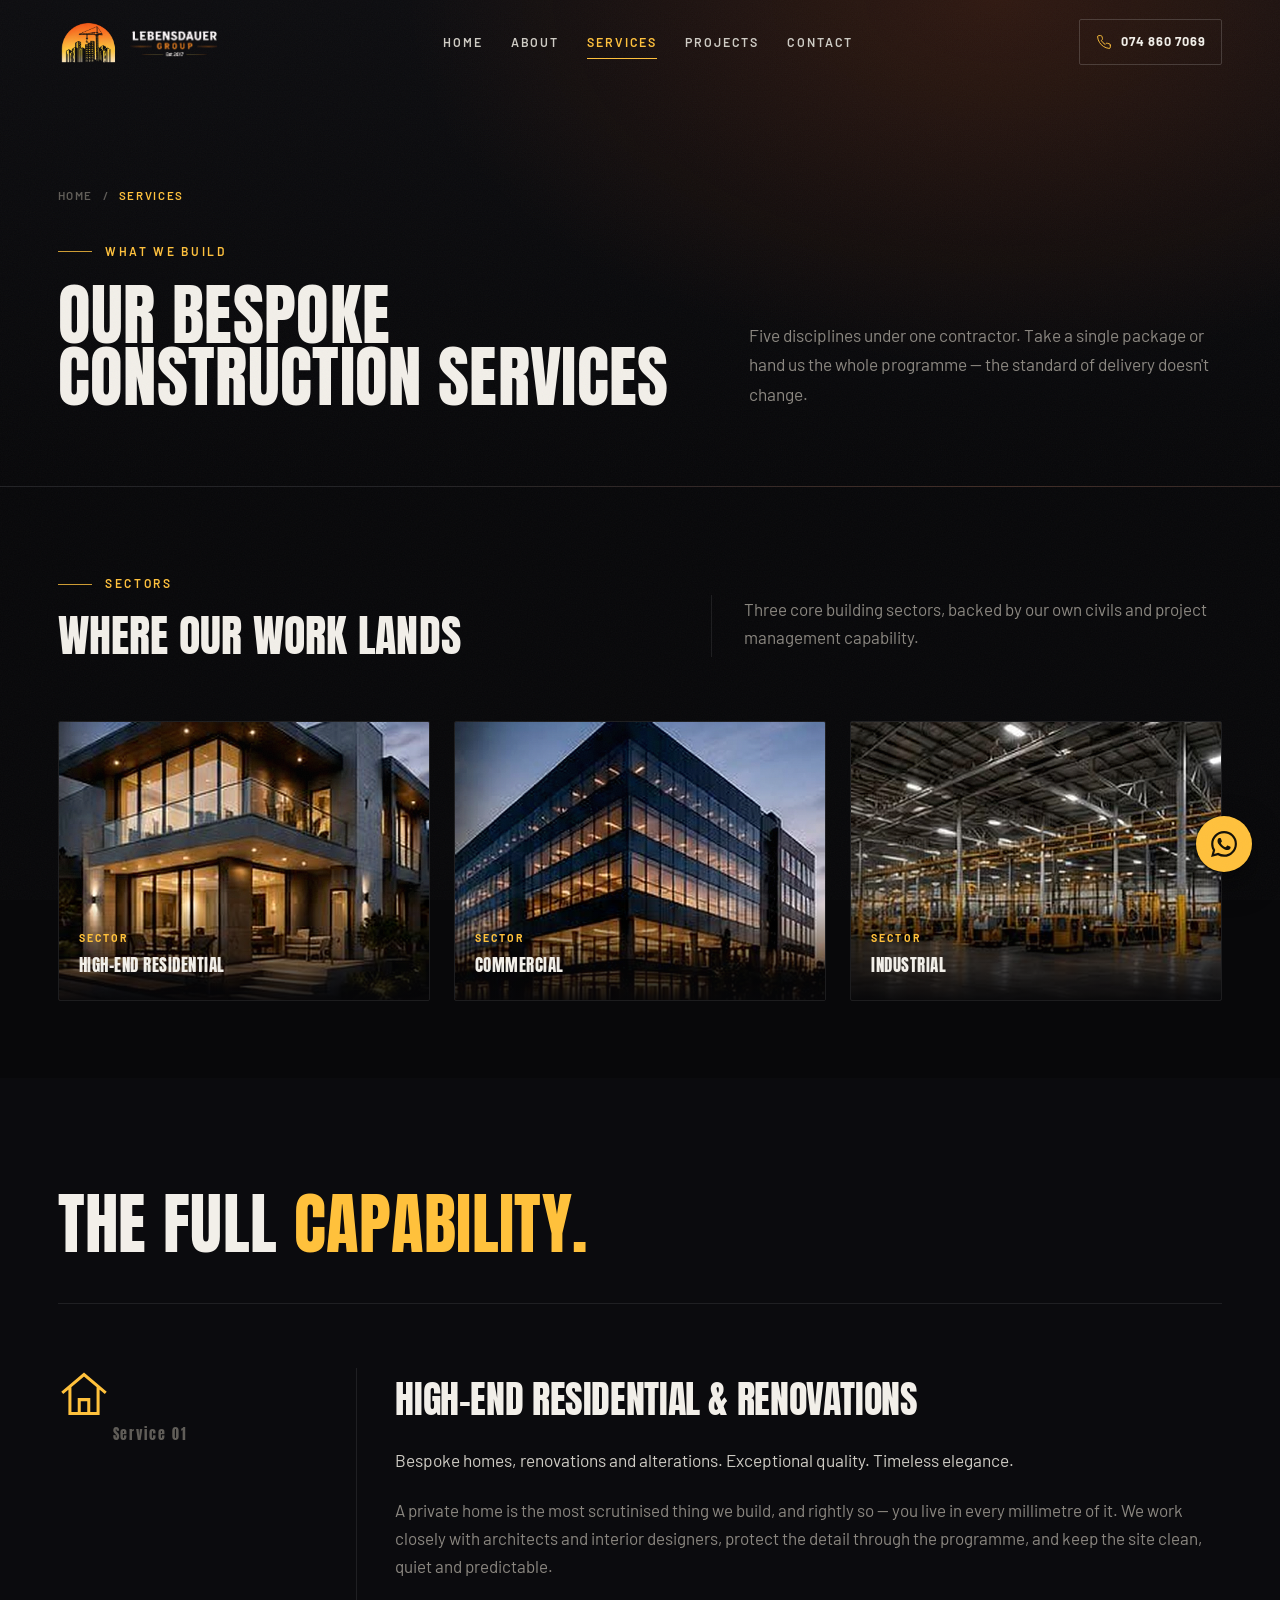
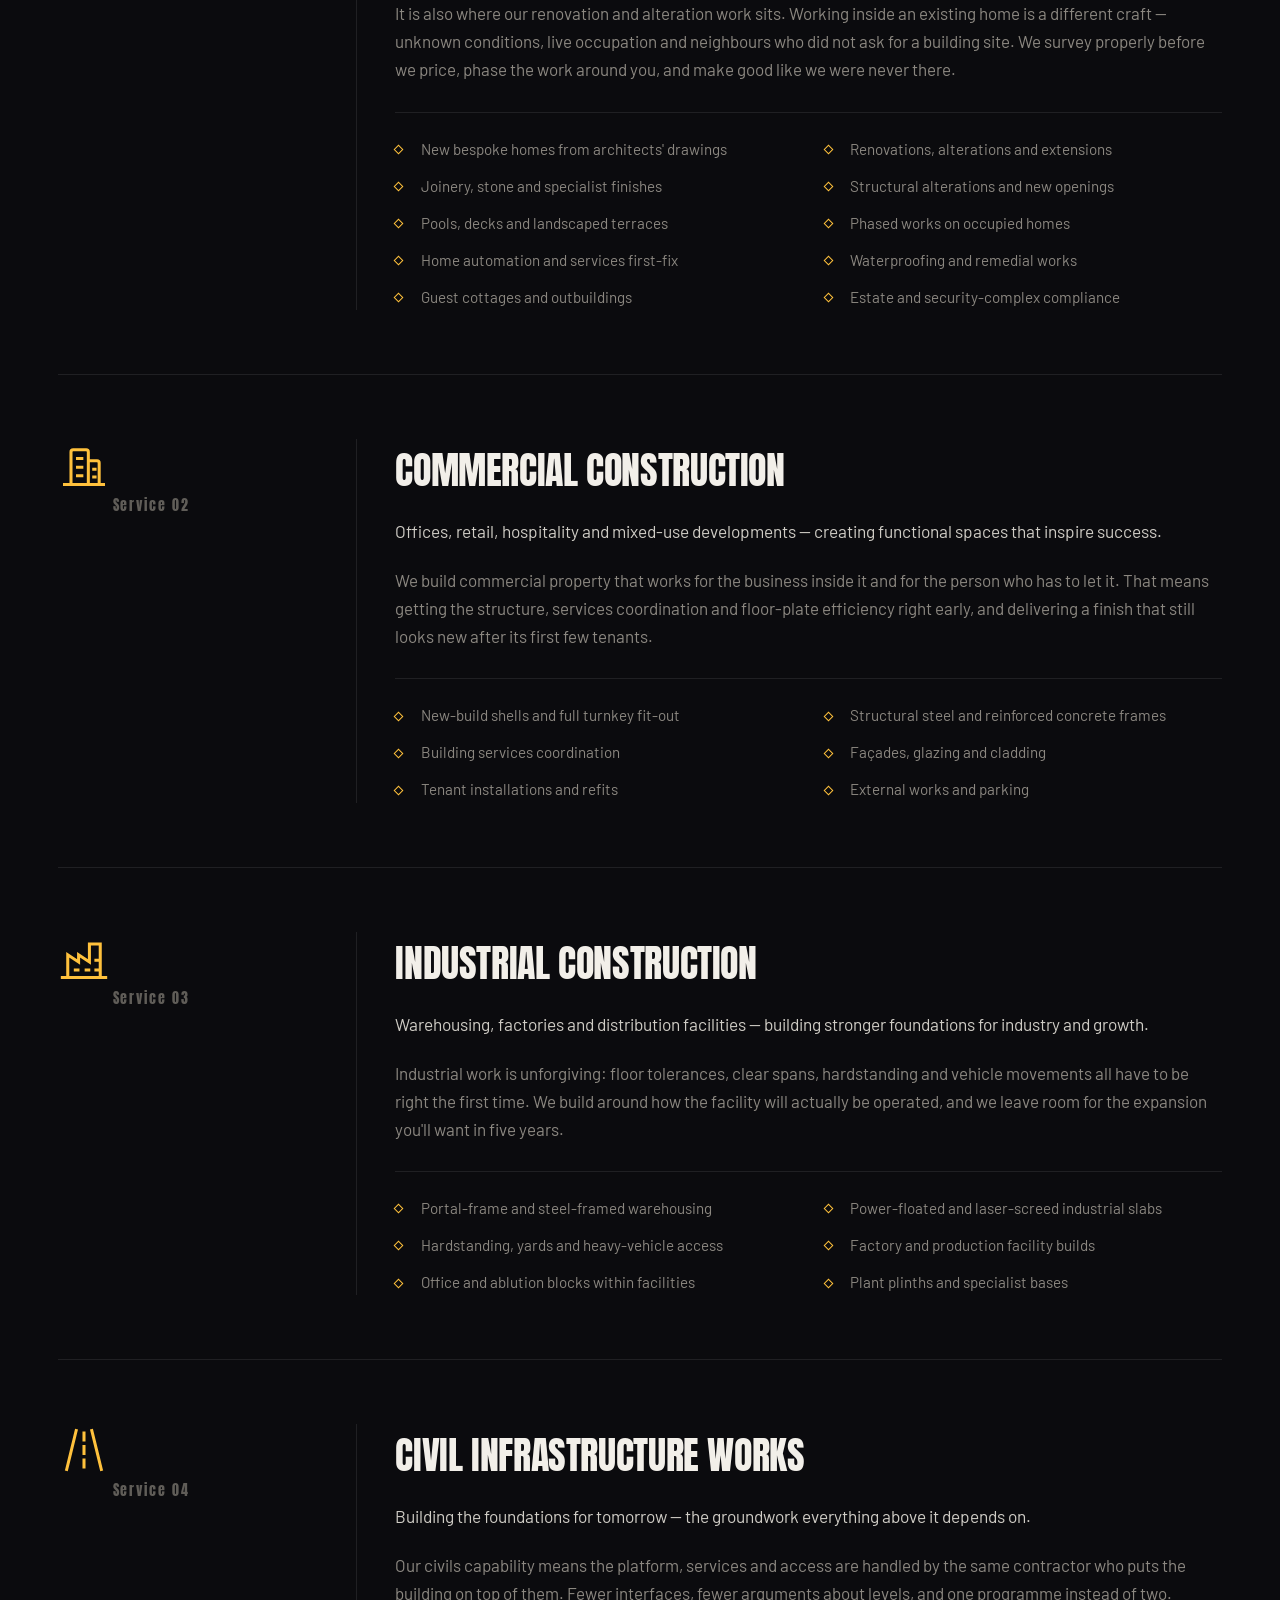
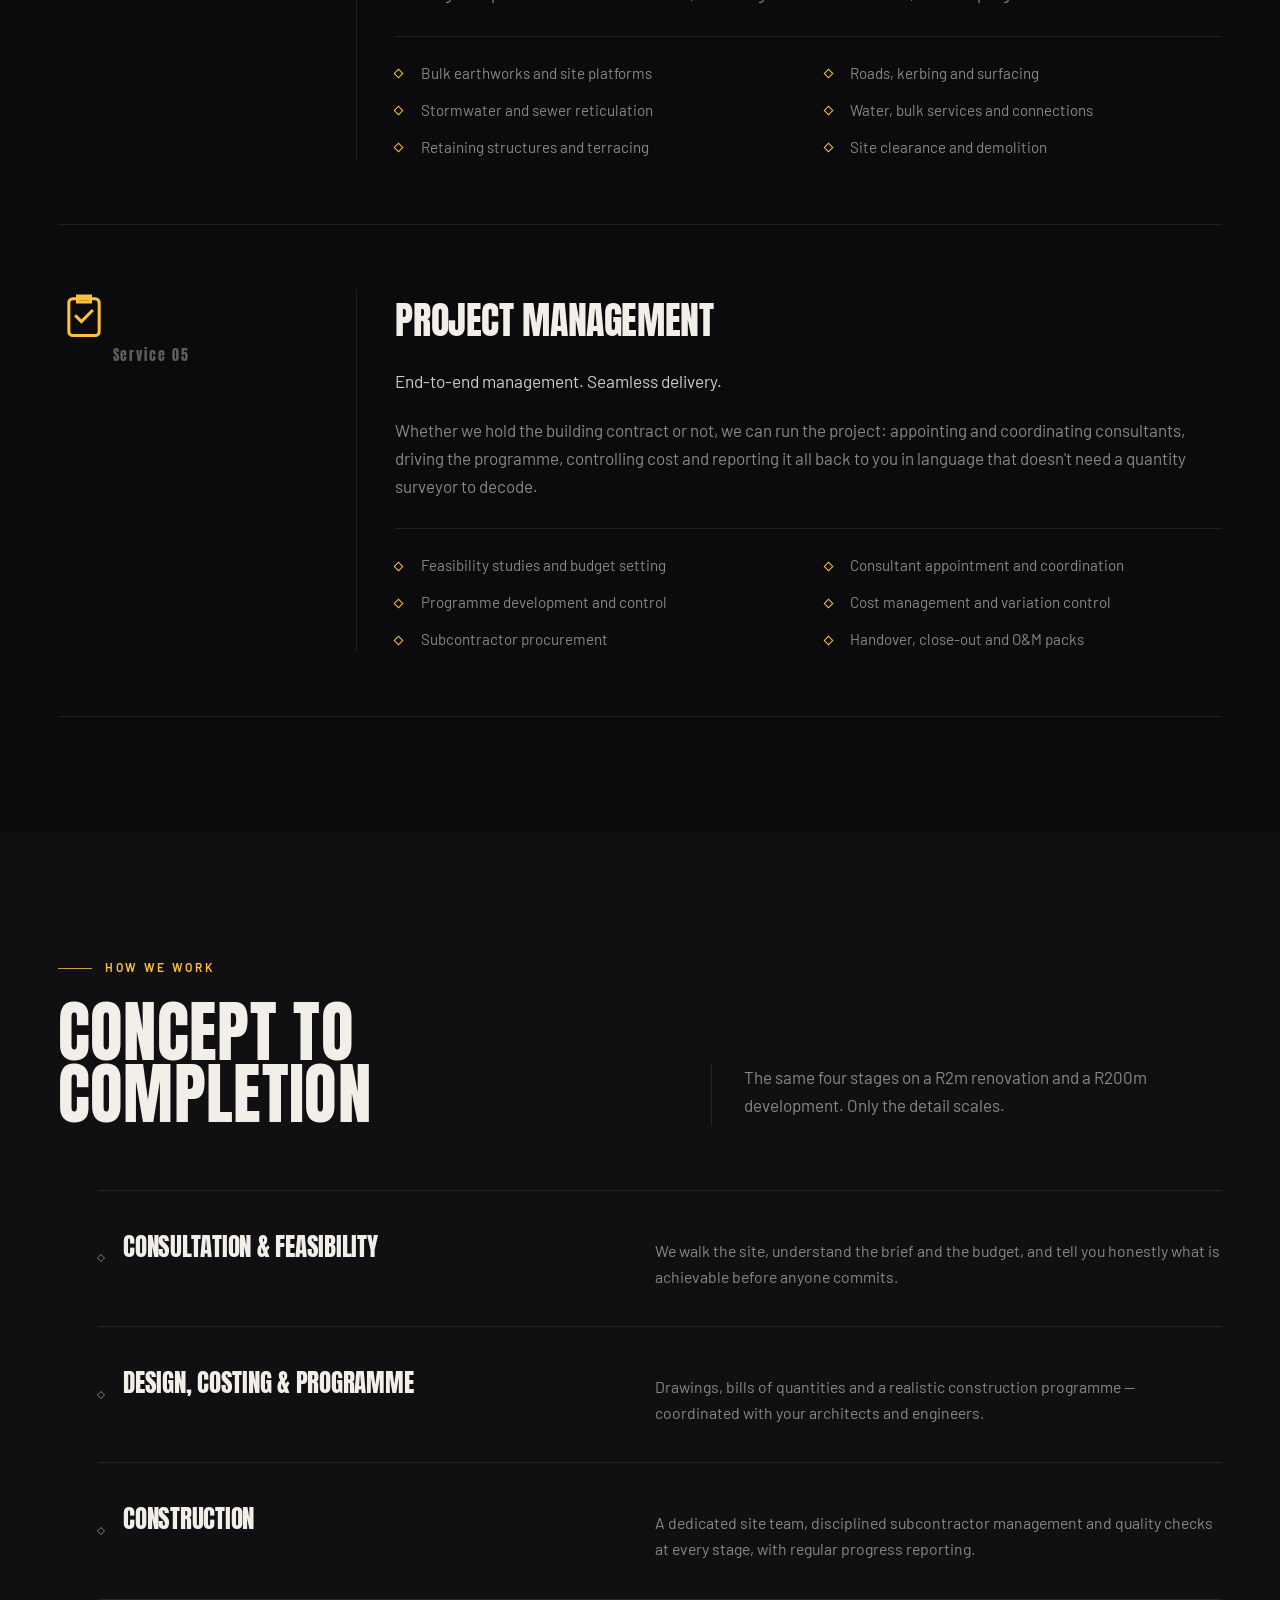
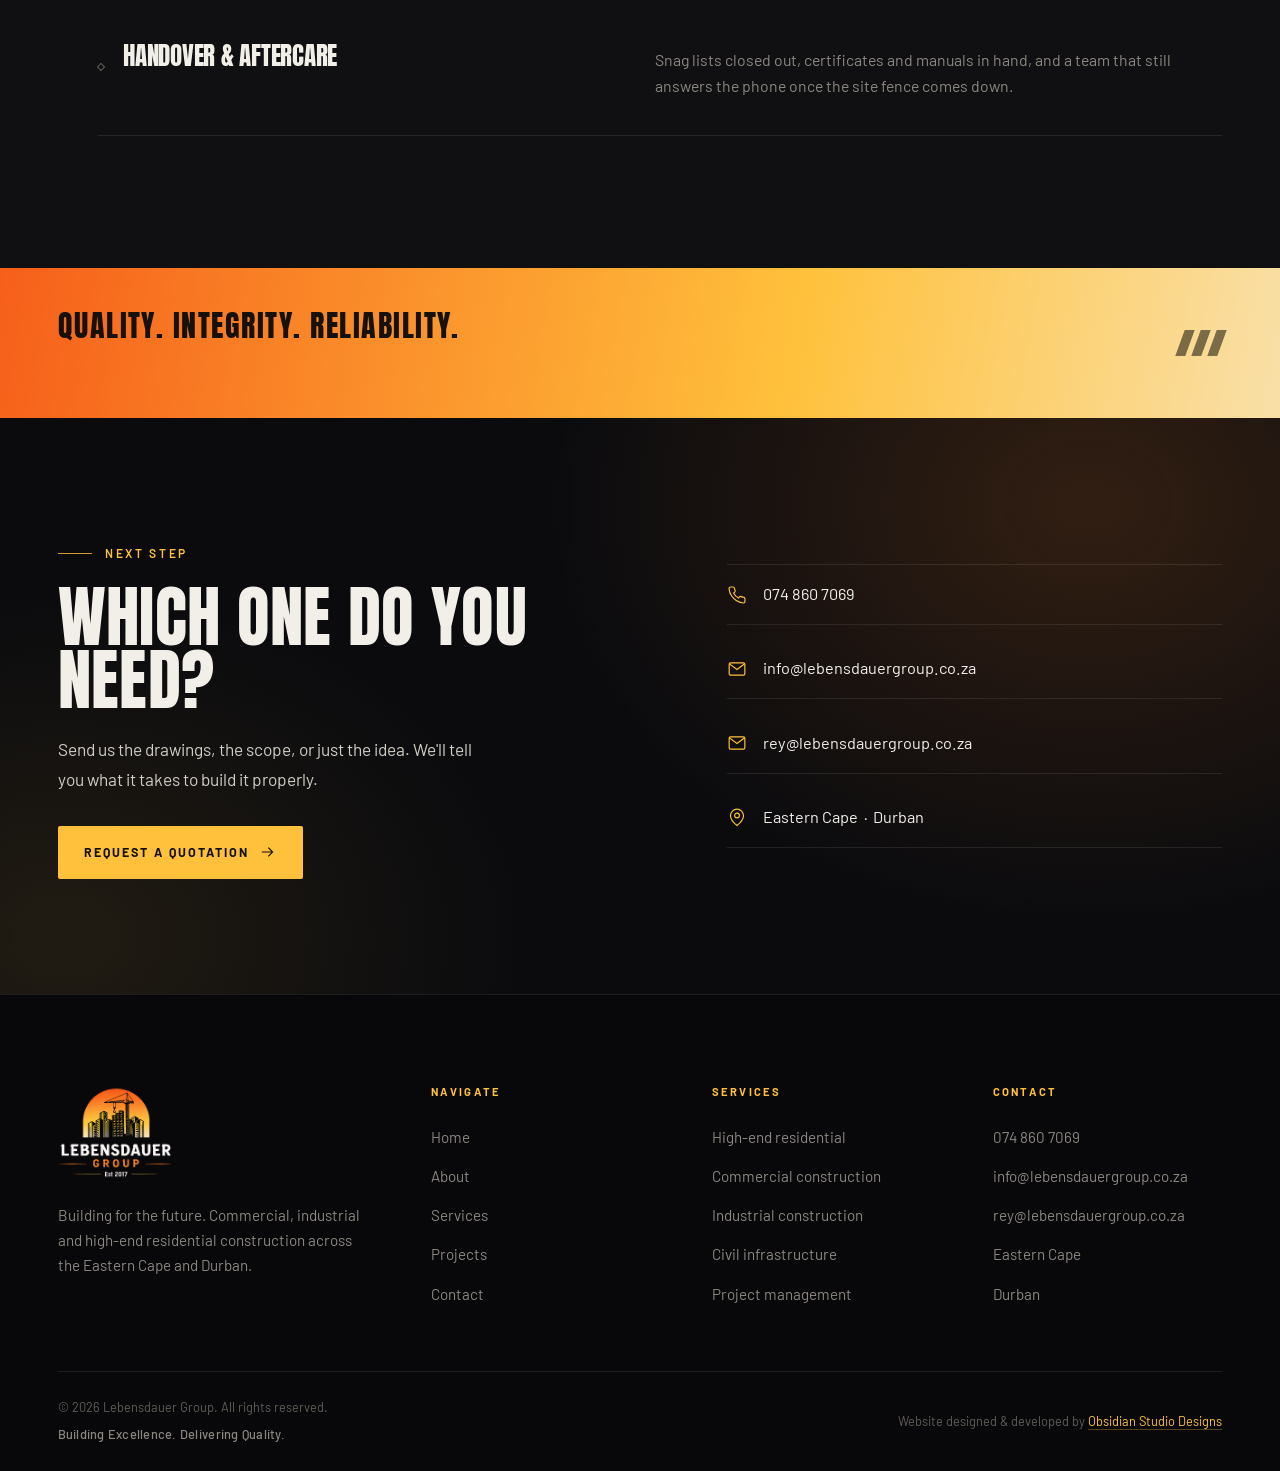
<file: services.html>
<!doctype html>
<html lang="en-ZA">
<head>
<meta charset="utf-8">
<meta name="viewport" content="width=device-width, initial-scale=1">
<title>Services | Commercial, Industrial &amp; Residential Construction — Lebensdauer Group</title>
<meta name="description" content="Commercial and industrial construction, high-end residential builds, renovations and alterations, civil infrastructure works and project management across the Eastern Cape and Durban.">
<meta name="theme-color" content="#08080a">
<link rel="canonical" href="https://www.lebensdauergroup.co.za/services.html">

<meta property="og:type" content="website">
<meta property="og:site_name" content="Lebensdauer Group">
<meta property="og:url" content="https://www.lebensdauergroup.co.za/services.html">
<meta property="og:title" content="Our bespoke construction services | Lebensdauer Group">
<meta property="og:description" content="Five construction disciplines under one contractor — from civil groundworks to bespoke residential finishes.">
<meta property="og:image" content="https://www.lebensdauergroup.co.za/assets/img/work-commercial.jpg">
<meta property="og:image:alt" content="Lebensdauer Group construction project">
<meta name="twitter:card" content="summary_large_image">

<link rel="icon" href="assets/img/favicon-512.png" sizes="any">
<link rel="apple-touch-icon" href="assets/img/favicon-512.png">

<link rel="preconnect" href="https://fonts.googleapis.com">
<link rel="preconnect" href="https://fonts.gstatic.com" crossorigin>
<link href="https://fonts.googleapis.com/css2?family=Anton&amp;family=Barlow:wght@300;400;500;600;700&amp;display=swap" rel="stylesheet">
<link rel="stylesheet" href="assets/css/main.css">
<noscript><style>[data-reveal]{opacity:1!important;transform:none!important}</style></noscript>
</head>

<body>

<svg width="0" height="0" aria-hidden="true" focusable="false" style="position:absolute">
  <defs>
    <g id="i-commercial" fill="none" stroke="currentColor" stroke-width="1.4" stroke-linecap="square"><path d="M3 21h18M6 21V6a1 1 0 0 1 1-1h6a1 1 0 0 1 1 1v15M14 21V10h4a1 1 0 0 1 1 1v10M9 9h2M9 13h2M9 17h2M16.5 14h.6M16.5 17.5h.6"/></g>
    <g id="i-industrial" fill="none" stroke="currentColor" stroke-width="1.4" stroke-linecap="square"><path d="M2 21h20M4.5 21V10.5l5 3.3v-3.3l5 3.3V5.5h5V21M8 17.5h1.2M13 17.5h1.2M17.5 13h1.2M17.5 17.5h1.2"/></g>
    <g id="i-residential" fill="none" stroke="currentColor" stroke-width="1.4" stroke-linecap="square"><path d="M2.5 11 12 3l9.5 8M5.5 9.6V21h13V9.6M9.8 21v-6.4h4.4V21"/></g>
    <g id="i-reno" fill="none" stroke="currentColor" stroke-width="1.4" stroke-linecap="square"><path d="M3 5h18v14H3zM3 9.7h18M3 14.3h18M8.5 5v4.7M15.5 5v4.7M12 9.7v4.6M6 14.3V19M18 14.3V19"/></g>
    <g id="i-civil" fill="none" stroke="currentColor" stroke-width="1.4" stroke-linecap="square"><path d="M8.4 3 4 21M15.6 3 20 21M12 4.2v3.2M12 10.4v3.2M12 16.6v3.2"/></g>
    <g id="i-pm" fill="none" stroke="currentColor" stroke-width="1.4" stroke-linecap="square"><path d="M9 4.5H6.8A1.8 1.8 0 0 0 5 6.3v13.4a1.8 1.8 0 0 0 1.8 1.8h10.4a1.8 1.8 0 0 0 1.8-1.8V6.3a1.8 1.8 0 0 0-1.8-1.8H15M9 4.5V3.2h6v1.3zM9 4.5V6h6V4.5M8.4 12.6l2.4 2.4 4.8-4.8"/></g>
    <g id="i-shield" fill="none" stroke="currentColor" stroke-width="1.4" stroke-linecap="square"><path d="M12 2.6 4.6 5.6v6c0 4.3 3 8.3 7.4 9.8 4.4-1.5 7.4-5.5 7.4-9.8v-6zM8.9 11.9l2.3 2.3 4.2-4.4"/></g>
    <g id="i-award" fill="none" stroke="currentColor" stroke-width="1.4" stroke-linecap="square"><circle cx="12" cy="9" r="5.4"/><path d="m8.4 13.5-1.6 7.2 5.2-2.6 5.2 2.6-1.6-7.2M12 6.6l1 2 2.2.3-1.6 1.5.4 2.2-2-1-2 1 .4-2.2-1.6-1.5 2.2-.3z"/></g>
    <g id="i-users" fill="none" stroke="currentColor" stroke-width="1.4" stroke-linecap="square"><path d="M15.6 20.5v-1.8a4 4 0 0 0-4-4H6.2a4 4 0 0 0-4 4v1.8"/><circle cx="8.9" cy="7.4" r="3.5"/><path d="M16.6 4.1a3.5 3.5 0 0 1 0 6.6M21.8 20.5v-1.8a4 4 0 0 0-3-3.8"/></g>
    <g id="i-helmet" fill="none" stroke="currentColor" stroke-width="1.4" stroke-linecap="square"><path d="M2.4 17.8h19.2M5.6 17.8v-3.6a6.4 6.4 0 0 1 12.8 0v3.6M9.6 8.6V5.6a1.2 1.2 0 0 1 1.2-1.2h2.4a1.2 1.2 0 0 1 1.2 1.2v3M9.6 8.6h4.8"/></g>
    <g id="i-phone" fill="none" stroke="currentColor" stroke-width="1.4" stroke-linecap="square"><path d="M21.5 16.9v2.8a1.9 1.9 0 0 1-2.1 1.9 19 19 0 0 1-8.3-3 18.7 18.7 0 0 1-5.7-5.7 19 19 0 0 1-3-8.4A1.9 1.9 0 0 1 4.3 2.4h2.8a1.9 1.9 0 0 1 1.9 1.6c.1.9.4 1.8.7 2.6a1.9 1.9 0 0 1-.4 2L8 9.8a15.4 15.4 0 0 0 5.8 5.8l1.2-1.3a1.9 1.9 0 0 1 2-.4c.8.3 1.7.6 2.6.7a1.9 1.9 0 0 1 1.9 2z"/></g>
    <g id="i-mail" fill="none" stroke="currentColor" stroke-width="1.4" stroke-linecap="square"><rect x="2.6" y="4.6" width="18.8" height="14.8" rx="1.6"/><path d="m3.4 6.2 8.6 6.3 8.6-6.3"/></g>
    <g id="i-pin" fill="none" stroke="currentColor" stroke-width="1.4" stroke-linecap="square"><path d="M19.8 10.4c0 5.4-7.8 11.8-7.8 11.8s-7.8-6.4-7.8-11.8a7.8 7.8 0 1 1 15.6 0z"/><circle cx="12" cy="10.2" r="2.9"/></g>
    <g id="i-clock" fill="none" stroke="currentColor" stroke-width="1.4" stroke-linecap="square"><circle cx="12" cy="12" r="9.1"/><path d="M12 6.6v5.7l3.5 2.1"/></g>
    <g id="i-arrow" fill="none" stroke="currentColor" stroke-width="1.6" stroke-linecap="square"><path d="M3.5 12h15.5M13 6l6 6-6 6"/></g>
    <g id="i-whatsapp" fill="currentColor"><path d="M17.47 14.38c-.3-.15-1.76-.87-2.03-.97-.27-.1-.47-.15-.67.15-.2.3-.77.97-.94 1.16-.17.2-.35.22-.64.08-.3-.15-1.26-.46-2.39-1.48-.89-.79-1.48-1.76-1.66-2.06-.17-.3-.02-.46.13-.6.14-.14.3-.35.45-.52.15-.18.2-.3.3-.5.1-.2.05-.37-.03-.52-.07-.15-.67-1.61-.91-2.21-.24-.58-.49-.5-.67-.51h-.57c-.2 0-.52.07-.8.37-.27.3-1.04 1.02-1.04 2.48s1.07 2.88 1.21 3.07c.15.2 2.1 3.2 5.08 4.49.71.3 1.26.49 1.7.62.71.23 1.36.2 1.87.12.57-.09 1.76-.72 2-1.41.25-.7.25-1.29.18-1.42-.08-.12-.27-.2-.57-.34m-5.42 7.4h-.01a9.87 9.87 0 0 1-5.03-1.38l-.36-.21-3.74.98 1-3.65-.24-.37a9.86 9.86 0 0 1-1.51-5.26c0-5.45 4.44-9.89 9.89-9.89a9.82 9.82 0 0 1 6.99 2.9 9.83 9.83 0 0 1 2.89 6.99c0 5.45-4.44 9.89-9.88 9.89m8.41-18.3A11.82 11.82 0 0 0 12.05 0C5.5 0 .16 5.34.16 11.89c0 2.1.55 4.14 1.59 5.95L.06 24l6.3-1.65a11.88 11.88 0 0 0 5.69 1.45c6.55 0 11.89-5.34 11.89-11.9a11.82 11.82 0 0 0-3.48-8.4"/></g>
  </defs>
</svg>

<a class="btn" href="#main" style="position:absolute;left:-9999px;top:0;z-index:9999" onfocus="this.style.left='1rem';this.style.top='1rem'" onblur="this.style.left='-9999px'">Skip to content</a>

<header class="masthead" data-masthead>
  <div class="shell masthead__inner">
    <a class="lockup" href="index.html" aria-label="Lebensdauer Group — home">
      <img class="lockup__mark" src="assets/img/logo-mark.png" alt="" width="760" height="572" fetchpriority="high">
      <img class="lockup__word" src="assets/img/logo-wordmark.png" alt="Lebensdauer Group, established 2017" width="1400" height="481">
    </a>

    <nav class="nav" aria-label="Primary">
      <a class="nav__link" href="index.html">Home</a>
      <a class="nav__link" href="about.html">About</a>
      <a class="nav__link" href="services.html" aria-current="page">Services</a>
      <a class="nav__link" href="projects.html">Projects</a>
      <a class="nav__link" href="contact.html">Contact</a>
    </nav>

    <div class="masthead__ctas">
      <a class="masthead__cta" href="tel:+27748607069">
        <svg width="16" height="16" viewBox="0 0 24 24" aria-hidden="true"><use href="#i-phone"></use></svg>
        074 860 7069
      </a>
    </div>

    <button class="burger" type="button" data-burger aria-expanded="false" aria-controls="drawer" aria-label="Open menu">
      <span class="burger__bar"></span>
      <span class="burger__bar"></span>
      <span class="burger__bar"></span>
    </button>
  </div>
</header>

<div class="drawer" id="drawer" data-drawer>
  <nav class="drawer__nav" aria-label="Mobile">
    <a class="drawer__link" href="index.html"><span>01</span> Home</a>
    <a class="drawer__link" href="about.html"><span>02</span> About</a>
    <a class="drawer__link" href="services.html" aria-current="page"><span>03</span> Services</a>
    <a class="drawer__link" href="projects.html"><span>04</span> Projects</a>
    <a class="drawer__link" href="contact.html"><span>05</span> Contact</a>
  </nav>

  <div class="drawer__foot">
    <div class="drawer__contact">
      <p class="drawer__label">Speak to us</p>
      <a href="tel:+27748607069">074 860 7069</a>
      <a href="https://wa.me/27748607069?text=Hi%2C%20I%27d%20like%20to%20discuss%20a%20construction%20project." target="_blank" rel="noopener">WhatsApp us</a>
      <a href="mailto:info@lebensdauergroup.co.za">info@lebensdauergroup.co.za</a>
      <a href="mailto:rey@lebensdauergroup.co.za">rey@lebensdauergroup.co.za</a>
    </div>
    <div class="drawer__contact">
      <p class="drawer__label">Where we operate</p>
      <span>Eastern Cape &nbsp;·&nbsp; Durban</span>
    </div>
    <a class="btn btn--wide" href="contact.html">
      Start a project
      <svg width="16" height="16" viewBox="0 0 24 24" aria-hidden="true"><use href="#i-arrow"></use></svg>
    </a>
  </div>
</div>

<main id="main">

<section class="pagehead">
  <div class="shell pagehead__inner">
    <div>
      <nav class="crumbs" aria-label="Breadcrumb">
        <a href="index.html">Home</a> / <span>Services</span>
      </nav>
      <p class="eyebrow">What we build</p>
      <h1 class="display display--lg">Our bespoke<br>construction services</h1>
    </div>
    <div>
      <p class="lede muted" style="margin:0">
        Five disciplines under one contractor. Take a single package or hand us the whole
        programme — the standard of delivery doesn't change.
      </p>
    </div>
  </div>
</section>

<!-- Sectors -------------------------------------------------------------- -->
<section class="band band--tight" aria-labelledby="sectors-title">
  <div class="shell">
    <div class="section-head" data-reveal>
      <div>
        <p class="eyebrow">Sectors</p>
        <h2 class="display display--md" id="sectors-title">Where our work lands</h2>
      </div>
      <div class="section-head__aside">
        <p class="muted" style="margin:0">
          Three core building sectors, backed by our own civils and project management
          capability.
        </p>
      </div>
    </div>

    <div class="shots" data-reveal>
      <figure class="shot">
        <img src="assets/img/work-residential.jpg" alt="Contemporary double-storey home with glazed façade and poolside terrace at dusk" width="640" height="480" loading="lazy">
        <figcaption><em>Sector</em>High-end residential</figcaption>
      </figure>
      <figure class="shot">
        <img src="assets/img/work-commercial.jpg" alt="Modern glazed commercial office building lit at dusk" width="640" height="480" loading="lazy">
        <figcaption><em>Sector</em>Commercial</figcaption>
      </figure>
      <figure class="shot">
        <img src="assets/img/work-industrial.jpg" alt="Interior of a large industrial warehouse with steel portal frames and yellow plant" width="640" height="480" loading="lazy">
        <figcaption><em>Sector</em>Industrial</figcaption>
      </figure>
    </div>
  </div>
</section>

<!-- Detail --------------------------------------------------------------- -->
<section class="band band--ink" aria-labelledby="detail-title">
  <div class="shell">
    <h2 class="display display--lg" id="detail-title" style="margin-bottom:clamp(2rem,4vw,3rem)" data-reveal>
      The full <span class="amber">capability.</span>
    </h2>

    <article class="detail" id="residential" data-reveal>
      <div class="detail__side">
        <svg class="detail__icon" viewBox="0 0 24 24" aria-hidden="true"><use href="#i-residential"></use></svg>
        <span class="detail__index">Service 01</span>
      </div>
      <div>
        <h2>High-end residential &amp; renovations</h2>
        <p class="lede">
          Bespoke homes, renovations and alterations. Exceptional quality. Timeless elegance.
        </p>
        <p class="muted">
          A private home is the most scrutinised thing we build, and rightly so — you live in
          every millimetre of it. We work closely with architects and interior designers, protect
          the detail through the programme, and keep the site clean, quiet and predictable.
        </p>
        <p class="muted">
          It is also where our renovation and alteration work sits. Working inside an
          existing home is a different craft — unknown conditions, live occupation and
          neighbours who did not ask for a building site. We survey properly before we
          price, phase the work around you, and make good like we were never there.
        </p>
        <ul class="detail__cols">
          <li>New bespoke homes from architects' drawings</li>
          <li>Renovations, alterations and extensions</li>
          <li>Joinery, stone and specialist finishes</li>
          <li>Structural alterations and new openings</li>
          <li>Pools, decks and landscaped terraces</li>
          <li>Phased works on occupied homes</li>
          <li>Home automation and services first-fix</li>
          <li>Waterproofing and remedial works</li>
          <li>Guest cottages and outbuildings</li>
          <li>Estate and security-complex compliance</li>
        </ul>
      </div>
    </article>

    <article class="detail" id="commercial" data-reveal>
      <div class="detail__side">
        <svg class="detail__icon" viewBox="0 0 24 24" aria-hidden="true"><use href="#i-commercial"></use></svg>
        <span class="detail__index">Service 02</span>
      </div>
      <div>
        <h2>Commercial construction</h2>
        <p class="lede">
          Offices, retail, hospitality and mixed-use developments — creating functional spaces
          that inspire success.
        </p>
        <p class="muted">
          We build commercial property that works for the business inside it and for the person
          who has to let it. That means getting the structure, services coordination and
          floor-plate efficiency right early, and delivering a finish that still looks new after
          its first few tenants.
        </p>
        <ul class="detail__cols">
          <li>New-build shells and full turnkey fit-out</li>
          <li>Structural steel and reinforced concrete frames</li>
          <li>Building services coordination</li>
          <li>Façades, glazing and cladding</li>
          <li>Tenant installations and refits</li>
          <li>External works and parking</li>
        </ul>
      </div>
    </article>

    <article class="detail" id="industrial" data-reveal>
      <div class="detail__side">
        <svg class="detail__icon" viewBox="0 0 24 24" aria-hidden="true"><use href="#i-industrial"></use></svg>
        <span class="detail__index">Service 03</span>
      </div>
      <div>
        <h2>Industrial construction</h2>
        <p class="lede">
          Warehousing, factories and distribution facilities — building stronger foundations for
          industry and growth.
        </p>
        <p class="muted">
          Industrial work is unforgiving: floor tolerances, clear spans, hardstanding and vehicle
          movements all have to be right the first time. We build around how the facility will
          actually be operated, and we leave room for the expansion you'll want in five years.
        </p>
        <ul class="detail__cols">
          <li>Portal-frame and steel-framed warehousing</li>
          <li>Power-floated and laser-screed industrial slabs</li>
          <li>Hardstanding, yards and heavy-vehicle access</li>
          <li>Factory and production facility builds</li>
          <li>Office and ablution blocks within facilities</li>
          <li>Plant plinths and specialist bases</li>
        </ul>
      </div>
    </article>

    <article class="detail" id="civil" data-reveal>
      <div class="detail__side">
        <svg class="detail__icon" viewBox="0 0 24 24" aria-hidden="true"><use href="#i-civil"></use></svg>
        <span class="detail__index">Service 04</span>
      </div>
      <div>
        <h2>Civil infrastructure works</h2>
        <p class="lede">
          Building the foundations for tomorrow — the groundwork everything above it depends on.
        </p>
        <p class="muted">
          Our civils capability means the platform, services and access are handled by the same
          contractor who puts the building on top of them. Fewer interfaces, fewer arguments about
          levels, and one programme instead of two.
        </p>
        <ul class="detail__cols">
          <li>Bulk earthworks and site platforms</li>
          <li>Roads, kerbing and surfacing</li>
          <li>Stormwater and sewer reticulation</li>
          <li>Water, bulk services and connections</li>
          <li>Retaining structures and terracing</li>
          <li>Site clearance and demolition</li>
        </ul>
      </div>
    </article>

    <article class="detail" id="management" data-reveal>
      <div class="detail__side">
        <svg class="detail__icon" viewBox="0 0 24 24" aria-hidden="true"><use href="#i-pm"></use></svg>
        <span class="detail__index">Service 05</span>
      </div>
      <div>
        <h2>Project management</h2>
        <p class="lede">
          End-to-end management. Seamless delivery.
        </p>
        <p class="muted">
          Whether we hold the building contract or not, we can run the project: appointing and
          coordinating consultants, driving the programme, controlling cost and reporting it all
          back to you in language that doesn't need a quantity surveyor to decode.
        </p>
        <ul class="detail__cols">
          <li>Feasibility studies and budget setting</li>
          <li>Consultant appointment and coordination</li>
          <li>Programme development and control</li>
          <li>Cost management and variation control</li>
          <li>Subcontractor procurement</li>
          <li>Handover, close-out and O&amp;M packs</li>
        </ul>
      </div>
    </article>
  </div>
</section>

<!-- Process -------------------------------------------------------------- -->
<section class="band band--panel" aria-labelledby="process-title">
  <div class="shell">
    <div class="section-head" data-reveal>
      <div>
        <p class="eyebrow">How we work</p>
        <h2 class="display display--lg" id="process-title">Concept to completion</h2>
      </div>
      <div class="section-head__aside">
        <p class="muted" style="margin:0">
          The same four stages on a R2m renovation and a R200m development. Only the detail scales.
        </p>
      </div>
    </div>

    <ol class="steps" data-reveal>
      <li class="step">
        <h3>Consultation &amp; feasibility</h3>
        <p>We walk the site, understand the brief and the budget, and tell you honestly what is achievable before anyone commits.</p>
      </li>
      <li class="step">
        <h3>Design, costing &amp; programme</h3>
        <p>Drawings, bills of quantities and a realistic construction programme — coordinated with your architects and engineers.</p>
      </li>
      <li class="step">
        <h3>Construction</h3>
        <p>A dedicated site team, disciplined subcontractor management and quality checks at every stage, with regular progress reporting.</p>
      </li>
      <li class="step">
        <h3>Handover &amp; aftercare</h3>
        <p>Snag lists closed out, certificates and manuals in hand, and a team that still answers the phone once the site fence comes down.</p>
      </li>
    </ol>
  </div>
</section>

<aside class="creed">
  <div class="shell">
    <p class="creed__words">Quality. Integrity. Reliability.</p>
    <span class="creed__slash" aria-hidden="true"><span></span><span></span><span></span></span>
  </div>
</aside>

<section class="band summon" aria-labelledby="summon-title">
  <div class="shell">
    <div class="summon__grid">
      <div data-reveal>
        <p class="eyebrow">Next step</p>
        <h2 class="display display--lg" id="summon-title">Which one do you need?</h2>
        <p class="lede" style="margin-top:1.5rem;max-width:44ch">
          Send us the drawings, the scope, or just the idea. We'll tell you what it takes to
          build it properly.
        </p>
        <p style="margin-top:2rem">
          <a class="btn" href="contact.html">
            Request a quotation
            <svg width="16" height="16" viewBox="0 0 24 24" aria-hidden="true"><use href="#i-arrow"></use></svg>
          </a>
        </p>
      </div>

      <div class="summon__lines" data-reveal data-reveal-delay="120">
        <div class="summon__row">
          <svg viewBox="0 0 24 24" aria-hidden="true"><use href="#i-phone"></use></svg>
          <a href="tel:+27748607069">074 860 7069</a>
        </div>
        <div class="summon__row">
          <svg viewBox="0 0 24 24" aria-hidden="true"><use href="#i-mail"></use></svg>
          <a href="mailto:info@lebensdauergroup.co.za">info@lebensdauergroup.co.za</a>
        </div>
        <div class="summon__row">
          <svg viewBox="0 0 24 24" aria-hidden="true"><use href="#i-mail"></use></svg>
          <a href="mailto:rey@lebensdauergroup.co.za">rey@lebensdauergroup.co.za</a>
        </div>
        <div class="summon__row">
          <svg viewBox="0 0 24 24" aria-hidden="true"><use href="#i-pin"></use></svg>
          <span>Eastern Cape &nbsp;·&nbsp; Durban</span>
        </div>
      </div>
    </div>
  </div>
</section>

</main>

<footer class="footer">
  <div class="shell">
    <div class="footer__grid">
      <div>
        <img class="footer__logo" src="assets/img/logo-full.png" alt="Lebensdauer Group" width="1000" height="845" loading="lazy">
        <p class="muted" style="max-width:34ch;font-size:0.95rem">
          Building for the future. Commercial, industrial and high-end residential construction
          across the Eastern Cape and Durban.
        </p>
      </div>

      <div>
        <h4>Navigate</h4>
        <ul class="footer__list">
          <li><a href="index.html">Home</a></li>
          <li><a href="about.html">About</a></li>
          <li><a href="services.html">Services</a></li>
          <li><a href="projects.html">Projects</a></li>
          <li><a href="contact.html">Contact</a></li>
        </ul>
      </div>

      <div>
        <h4>Services</h4>
        <ul class="footer__list">
          <li><a href="services.html#residential">High-end residential</a></li>
          <li><a href="services.html#commercial">Commercial construction</a></li>
          <li><a href="services.html#industrial">Industrial construction</a></li>
          <li><a href="services.html#civil">Civil infrastructure</a></li>
          <li><a href="services.html#management">Project management</a></li>
        </ul>
      </div>

      <div>
        <h4>Contact</h4>
        <ul class="footer__list">
          <li><a href="tel:+27748607069">074 860 7069</a></li>
          <li><a href="mailto:info@lebensdauergroup.co.za">info@lebensdauergroup.co.za</a></li>
          <li><a href="mailto:rey@lebensdauergroup.co.za">rey@lebensdauergroup.co.za</a></li>
          <li><span>Eastern Cape</span></li>
          <li><span>Durban</span></li>
        </ul>
      </div>
    </div>

    <div class="footer__bar">
      <p class="footer__legal">
        &copy; <span data-year>2026</span> Lebensdauer Group. All rights reserved.
        <span class="footer__creed">Building Excellence. Delivering Quality.</span>
      </p>
      <p class="footer__credit">
        Website designed &amp; developed by
        <a href="https://obsidianstudiodesigns.co.za/" target="_blank" rel="noopener">Obsidian Studio Designs</a>
      </p>
    </div>
  </div>
</footer>

<a class="wa" href="https://wa.me/27748607069?text=Hi%2C%20I%27d%20like%20to%20discuss%20a%20construction%20project." target="_blank" rel="noopener"
   aria-label="Chat to us on WhatsApp">
  <svg width="26" height="26" viewBox="0 0 24 24" aria-hidden="true"><use href="#i-whatsapp"></use></svg>
  <span class="wa__label">WhatsApp us</span>
</a>

<script src="assets/js/main.js" defer></script>
</body>
</html>
</file>
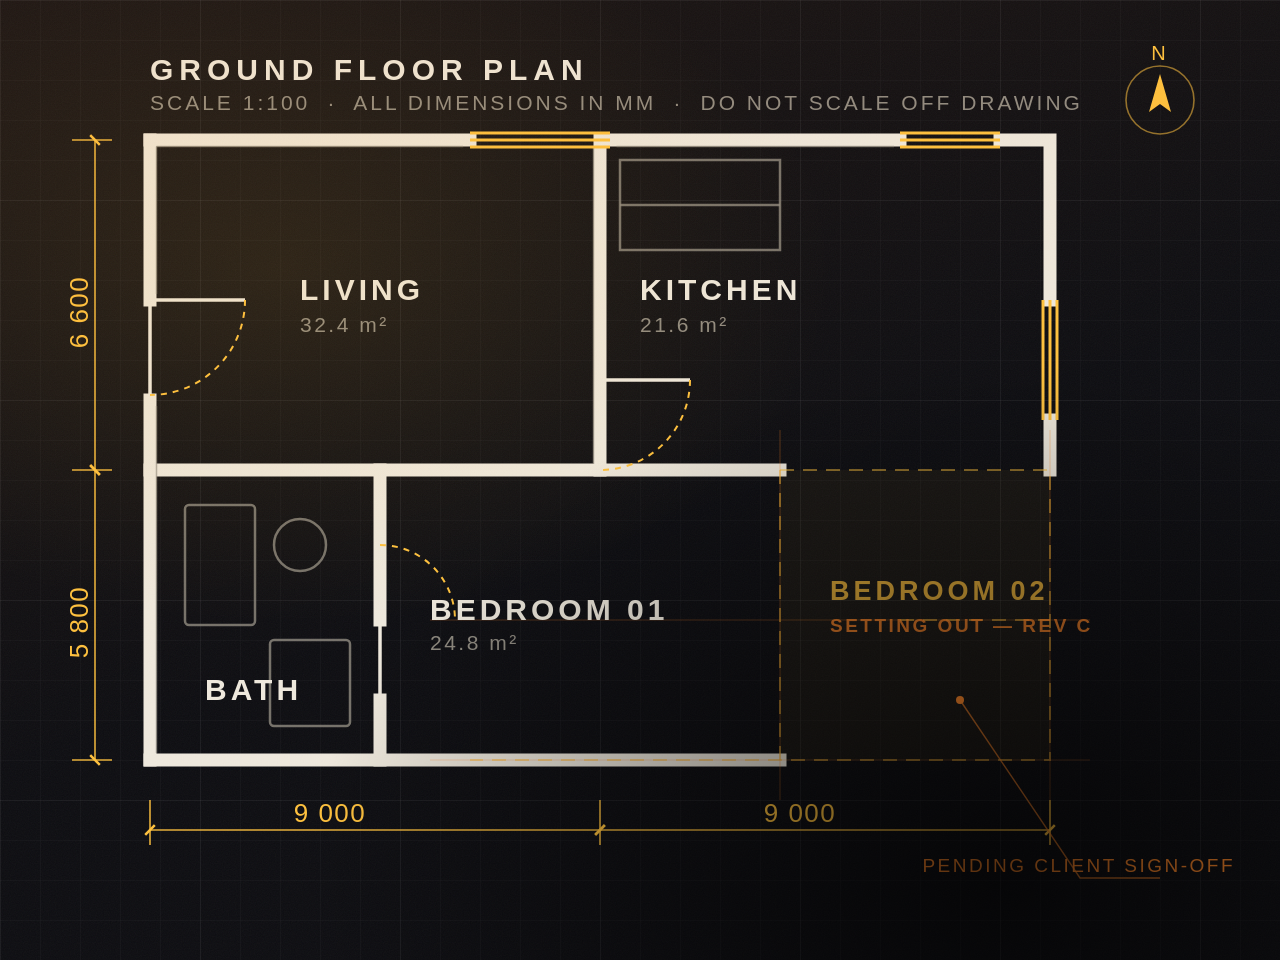
<file: tools/floor-plan.html>
<!doctype html>
<html>
<head>
<meta charset="utf-8">
<style>
  html, body { margin: 0; padding: 0; background: #000; }
  .sheet { position: relative; width: 1280px; height: 960px; overflow: hidden; background: #0d0d11; }
  .sheet::after {
    content: "";
    position: absolute; inset: 0;
    background:
      radial-gradient(70% 60% at 22% 28%, rgba(255,193,60,.10), transparent 62%),
      radial-gradient(90% 90% at 78% 92%, rgba(0,0,0,.65), transparent 60%),
      linear-gradient(160deg, rgba(252,133,39,.07), transparent 55%);
    pointer-events: none;
  }
  .grain {
    position: absolute; inset: 0; opacity: .05; pointer-events: none;
    background-image: url("data:image/svg+xml,%3Csvg xmlns='http://www.w3.org/2000/svg' width='180' height='180'%3E%3Cfilter id='n'%3E%3CfeTurbulence type='fractalNoise' baseFrequency='.85' numOctaves='3'/%3E%3C/filter%3E%3Crect width='180' height='180' filter='url(%23n)'/%3E%3C/svg%3E");
  }
  svg { position: absolute; inset: 0; }
  text { font-family: "Barlow Condensed", "Arial Narrow", Arial, sans-serif; }
</style>
</head>
<body>
<div class="sheet">
<svg width="1280" height="960" viewBox="0 0 1280 960" xmlns="http://www.w3.org/2000/svg">
  <defs>
    <pattern id="grid" width="40" height="40" patternUnits="userSpaceOnUse">
      <path d="M40 0H0V40" fill="none" stroke="#ffffff" stroke-width="1" stroke-opacity=".045"/>
    </pattern>
    <pattern id="grid5" width="200" height="200" patternUnits="userSpaceOnUse">
      <path d="M200 0H0V200" fill="none" stroke="#ffffff" stroke-width="1" stroke-opacity=".07"/>
    </pattern>
    <marker id="tick" markerWidth="10" markerHeight="10" refX="5" refY="5" orient="auto">
      <path d="M2 8 L8 2" stroke="#ffc13c" stroke-width="1.6"/>
    </marker>
  </defs>

  <rect width="1280" height="960" fill="url(#grid)"/>
  <rect width="1280" height="960" fill="url(#grid5)"/>

  <!-- ============ INKED WALLS (completed portion) ============ -->
  <g stroke="#efe9dd" fill="none" stroke-width="13" stroke-linecap="square">
    <!-- outer envelope, with window + door gaps -->
    <path d="M150 140 H 470"/>
    <path d="M610 140 H 900"/>
    <path d="M1000 140 H 1050 V 300"/>
    <path d="M1050 420 V 470"/>
    <path d="M150 140 V 300"/>
    <path d="M150 400 V 760"/>
    <path d="M150 760 H 780"/>
    <!-- internal partitions -->
    <path d="M600 140 V 470"/>
    <path d="M150 470 H 780"/>
    <path d="M380 470 V 620"/>
    <path d="M380 700 V 760"/>
  </g>

  <!-- wall inner hatch line, gives the drawing depth -->
  <g stroke="#8f8a80" fill="none" stroke-width="1.5" stroke-opacity=".65">
    <path d="M156.5 146.5 H 463"/>
    <path d="M616.5 146.5 H 894"/>
    <path d="M156.5 146.5 V 294"/>
    <path d="M156.5 406 V 753"/>
    <path d="M593.5 146.5 V 464"/>
  </g>

  <!-- ============ WINDOWS ============ -->
  <g stroke="#ffc13c" fill="none" stroke-width="3">
    <path d="M470 140 H 610"/>
    <path d="M470 133 H 610"/>
    <path d="M470 147 H 610"/>
    <path d="M900 140 H 1000"/>
    <path d="M900 133 H 1000"/>
    <path d="M900 147 H 1000"/>
    <path d="M1050 300 V 420"/>
    <path d="M1043 300 V 420"/>
    <path d="M1057 300 V 420"/>
  </g>

  <!-- ============ DOORS + SWINGS ============ -->
  <g stroke="#efe9dd" fill="none" stroke-width="3.5">
    <!-- entry -->
    <path d="M150 300 V 400"/>
    <path d="M150 300 L 245 300"/>
    <path d="M245 300 A 95 95 0 0 1 150 395" stroke="#ffc13c" stroke-width="2" stroke-dasharray="6 6"/>
    <!-- bedroom 01 door -->
    <path d="M380 620 L 380 700"/>
    <path d="M380 620 L 380 545" />
    <path d="M380 545 A 75 75 0 0 1 455 620" stroke="#ffc13c" stroke-width="2" stroke-dasharray="6 6"/>
    <!-- lounge to hall -->
    <path d="M600 380 L 600 470"/>
    <path d="M600 380 L 690 380"/>
    <path d="M690 380 A 90 90 0 0 1 600 470" stroke="#ffc13c" stroke-width="2" stroke-dasharray="6 6"/>
  </g>

  <!-- ============ IN-PROGRESS ZONE — set out but not yet inked ============ -->
  <g stroke="#ffc13c" fill="none" stroke-opacity=".5" stroke-width="2" stroke-dasharray="14 9">
    <path d="M780 470 H 1050 V 760 H 470"/>
    <path d="M780 470 V 760"/>
    <path d="M900 620 H 1050"/>
  </g>
  <g stroke="#fc8527" fill="none" stroke-opacity=".28" stroke-width="1.2">
    <path d="M780 430 V 800"/>
    <path d="M1050 430 V 800"/>
    <path d="M430 620 H 1090"/>
    <path d="M430 760 H 1090"/>
  </g>
  <rect x="780" y="470" width="270" height="290" fill="#ffc13c" fill-opacity=".05"/>

  <!-- ============ FIXTURES ============ -->
  <g stroke="#8f8a80" fill="none" stroke-width="2.5" stroke-opacity=".8">
    <rect x="185" y="505" width="70" height="120" rx="4"/>
    <circle cx="300" cy="545" r="26"/>
    <rect x="270" y="640" width="80" height="86" rx="4"/>
    <path d="M620 160 H 780 V 250 H 620 Z"/>
    <path d="M620 205 H 780"/>
  </g>

  <!-- ============ DIMENSIONS ============ -->
  <g stroke="#ffc13c" stroke-width="1.6" stroke-opacity=".9" fill="none">
    <path d="M150 830 H 600" marker-start="url(#tick)" marker-end="url(#tick)"/>
    <path d="M600 830 H 1050" marker-start="url(#tick)" marker-end="url(#tick)"/>
    <path d="M150 800 V 845"/>
    <path d="M600 800 V 845"/>
    <path d="M1050 800 V 845"/>
    <path d="M95 140 V 470" marker-start="url(#tick)" marker-end="url(#tick)"/>
    <path d="M95 470 V 760" marker-start="url(#tick)" marker-end="url(#tick)"/>
    <path d="M72 140 H 112"/>
    <path d="M72 470 H 112"/>
    <path d="M72 760 H 112"/>
  </g>
  <g fill="#ffc13c" font-size="26" letter-spacing="1.5">
    <text x="330" y="822" text-anchor="middle">9 000</text>
    <text x="800" y="822" text-anchor="middle">9 000</text>
    <text x="88" y="312" text-anchor="middle" transform="rotate(-90 88 312)">6 600</text>
    <text x="88" y="622" text-anchor="middle" transform="rotate(-90 88 622)">5 800</text>
  </g>

  <!-- ============ ROOM LABELS ============ -->
  <g fill="#efe9dd" font-size="30" letter-spacing="4" font-weight="600">
    <text x="300" y="300">LIVING</text>
    <text x="640" y="300">KITCHEN</text>
    <text x="205" y="700">BATH</text>
    <text x="430" y="620">BEDROOM 01</text>
  </g>
  <g fill="#8f8a80" font-size="21" letter-spacing="2.5">
    <text x="300" y="332">32.4 m²</text>
    <text x="640" y="332">21.6 m²</text>
    <text x="430" y="650">24.8 m²</text>
  </g>
  <g fill="#ffc13c" fill-opacity=".8" font-size="27" letter-spacing="4" font-weight="600">
    <text x="830" y="600">BEDROOM 02</text>
    <text x="830" y="632" font-size="19" letter-spacing="2.5" fill="#fc8527">SETTING OUT — REV C</text>
  </g>

  <!-- ============ SHEET ANNOTATION ============ -->
  <g fill="#efe9dd" font-size="30" letter-spacing="6" font-weight="600">
    <text x="150" y="80">GROUND FLOOR PLAN</text>
  </g>
  <g fill="#8f8a80" font-size="21" letter-spacing="3">
    <text x="150" y="110">SCALE 1:100 &#160;·&#160; ALL DIMENSIONS IN MM &#160;·&#160; DO NOT SCALE OFF DRAWING</text>
  </g>

  <!-- north arrow -->
  <g transform="translate(1160 100)">
    <circle r="34" fill="none" stroke="#ffc13c" stroke-opacity=".55" stroke-width="1.6"/>
    <path d="M0 -26 L 11 12 L 0 4 L -11 12 Z" fill="#ffc13c"/>
    <text y="-40" text-anchor="middle" fill="#ffc13c" font-size="20" letter-spacing="3">N</text>
  </g>

  <!-- leader / annotation -->
  <g stroke="#fc8527" stroke-opacity=".7" stroke-width="1.4" fill="none">
    <path d="M960 700 L 1080 878 H 1160"/>
    <circle cx="960" cy="700" r="4" fill="#fc8527" stroke="none"/>
  </g>
  <text x="1235" y="872" text-anchor="end" fill="#fc8527" font-size="19" letter-spacing="2.5">PENDING CLIENT SIGN-OFF</text>
</svg>
<div class="grain"></div>
</div>
</body>
</html>
</file>
<file: assets/css/main.css>
/* ==========================================================================
   Lebensdauer Group — Core stylesheet
   Author: in-house
   Palette sampled directly from the Lebensdauer Group mark.
   ========================================================================== */

/* --------------------------------------------------------------------------
   1. Tokens
   -------------------------------------------------------------------------- */
:root {
  /* Surfaces — near-black, warm-shifted so amber sits naturally on top */
  --ink-900: #08080a;
  --ink-850: #0b0b0e;
  --ink-800: #101013;
  --ink-700: #16161a;
  --ink-600: #1c1c21;
  --ink-500: #26262d;

  /* Brand — sampled from LOGO.jpg */
  --amber:      #ffc13c;
  --amber-dim:  #e0a72c;
  --orange:     #fc8527;
  --orange-deep:#f65f1a;
  --cream:      #f9e0a8;

  /* Type */
  --paper:  #f2efe9;
  --text:   #cfccc5;
  --muted:  #8b8780;
  --faint:  #605d58;

  /* Lines */
  --hair:        rgba(255, 255, 255, 0.085);
  --hair-strong: rgba(255, 255, 255, 0.17);
  --hair-amber:  rgba(255, 193, 60, 0.28);

  /* Families */
  --display: "Anton", "Arial Narrow", Impact, sans-serif;
  --sans: "Barlow", system-ui, -apple-system, "Segoe UI", Roboto, sans-serif;

  /* Rhythm */
  --gutter: clamp(1.25rem, 4.5vw, 4rem);
  --shell: 1320px;
  --band: clamp(4.5rem, 9vw, 8.5rem);

  --ease: cubic-bezier(0.22, 0.61, 0.36, 1);
  --header-h: 84px;
}

/* --------------------------------------------------------------------------
   2. Reset / base
   -------------------------------------------------------------------------- */
*,
*::before,
*::after { box-sizing: border-box; }

html {
  -webkit-text-size-adjust: 100%;
  scroll-behavior: smooth;
  scroll-padding-top: calc(var(--header-h) + 16px);
}

body {
  margin: 0;
  background: var(--ink-900);
  color: var(--text);
  font-family: var(--sans);
  font-size: 1.0625rem;
  font-weight: 400;
  line-height: 1.65;
  -webkit-font-smoothing: antialiased;
  -moz-osx-font-smoothing: grayscale;
  overflow-x: hidden;
}

body.is-locked { overflow: hidden; }

img,
video { display: block; max-width: 100%; }

a { color: inherit; text-decoration: none; }

button,
input,
textarea,
select {
  font: inherit;
  color: inherit;
}

h1, h2, h3, h4 {
  margin: 0;
  font-weight: 400;
  letter-spacing: -0.01em;
}

p { margin: 0 0 1.15em; }
p:last-child { margin-bottom: 0; }

ul { margin: 0; padding: 0; list-style: none; }

::selection {
  background: var(--amber);
  color: #0a0a0a;
}

:focus-visible {
  outline: 2px solid var(--amber);
  outline-offset: 3px;
}

/* Grain — keeps the flat dark surfaces from looking synthetic */
body::after {
  content: "";
  position: fixed;
  inset: 0;
  z-index: 9999;
  pointer-events: none;
  opacity: 0.035;
  background-image: url("data:image/svg+xml,%3Csvg xmlns='http://www.w3.org/2000/svg' width='160' height='160'%3E%3Cfilter id='n'%3E%3CfeTurbulence type='fractalNoise' baseFrequency='0.82' numOctaves='3'/%3E%3C/filter%3E%3Crect width='160' height='160' filter='url(%23n)'/%3E%3C/svg%3E");
}

/* --------------------------------------------------------------------------
   3. Typography
   -------------------------------------------------------------------------- */
.display {
  font-family: var(--display);
  font-weight: 400;
  line-height: 0.94;
  letter-spacing: 0.005em;
  text-transform: uppercase;
  color: var(--paper);
}

.display--xl { font-size: clamp(2.9rem, 7.4vw, 6.5rem); }
.display--lg { font-size: clamp(2.3rem, 5.2vw, 4.25rem); }
.display--md { font-size: clamp(1.85rem, 3.4vw, 2.9rem); }
.display--sm { font-size: clamp(1.35rem, 2.1vw, 1.75rem); }

.amber { color: var(--amber); }
.orange { color: var(--orange); }

.eyebrow {
  display: inline-flex;
  align-items: center;
  gap: 0.85rem;
  margin: 0 0 1.4rem;
  font-size: 0.75rem;
  font-weight: 600;
  letter-spacing: 0.22em;
  text-transform: uppercase;
  color: var(--amber);
}

.eyebrow::before {
  content: "";
  width: 34px;
  height: 1px;
  background: var(--amber);
  opacity: 0.8;
}

.eyebrow--plain::before { display: none; }

.lede {
  font-size: clamp(1.0625rem, 1.35vw, 1.2rem);
  line-height: 1.7;
  color: var(--text);
}

.muted { color: var(--muted); }

/* Available to screen readers, invisible on screen */
.sr-only {
  position: absolute;
  width: 1px;
  height: 1px;
  padding: 0;
  margin: -1px;
  overflow: hidden;
  clip: rect(0 0 0 0);
  clip-path: inset(50%);
  white-space: nowrap;
  border: 0;
}

/* --------------------------------------------------------------------------
   4. Layout
   -------------------------------------------------------------------------- */
.shell {
  width: 100%;
  max-width: var(--shell);
  margin-inline: auto;
  padding-inline: var(--gutter);
}

.band { padding-block: var(--band); }
.band--tight { padding-block: clamp(3rem, 6vw, 5rem); }
.band--ink { background: var(--ink-850); }
.band--panel { background: var(--ink-800); }

.rule {
  height: 1px;
  border: 0;
  margin: 0;
  background: var(--hair);
}

.section-head {
  display: grid;
  grid-template-columns: minmax(0, 1fr) minmax(0, 0.85fr);
  gap: clamp(1.5rem, 4vw, 4rem);
  align-items: end;
  margin-bottom: clamp(2.5rem, 5vw, 4rem);
}

.section-head__aside {
  padding-bottom: 0.4rem;
  border-left: 1px solid var(--hair);
  padding-left: clamp(1.25rem, 2.5vw, 2rem);
}

.section-index {
  font-family: var(--display);
  font-size: 0.9rem;
  letter-spacing: 0.18em;
  color: var(--faint);
}

/* --------------------------------------------------------------------------
   5. Buttons
   -------------------------------------------------------------------------- */
.btn {
  --btn-bg: var(--amber);
  --btn-fg: #131007;
  position: relative;
  display: inline-flex;
  align-items: center;
  gap: 0.7rem;
  padding: 0.95rem 1.6rem;
  background: var(--btn-bg);
  color: var(--btn-fg);
  font-size: 0.78rem;
  font-weight: 700;
  letter-spacing: 0.16em;
  text-transform: uppercase;
  border: 1px solid transparent;
  border-radius: 2px;
  cursor: pointer;
  transition: background 0.35s var(--ease), color 0.35s var(--ease),
    border-color 0.35s var(--ease), transform 0.35s var(--ease);
}

.btn svg { flex: none; transition: transform 0.35s var(--ease); }
.btn:hover { background: var(--cream); transform: translateY(-2px); }
.btn:hover svg { transform: translateX(4px); }

.btn--ghost {
  --btn-bg: transparent;
  --btn-fg: var(--paper);
  border-color: var(--hair-strong);
}

.btn--ghost:hover {
  background: transparent;
  border-color: var(--amber);
  color: var(--amber);
}

.btn--dark {
  --btn-bg: #131015;
  --btn-fg: var(--amber);
}

.btn--dark:hover { background: #000; color: var(--amber); }

.btn--wide { width: 100%; justify-content: center; }

.textlink {
  display: inline-flex;
  align-items: center;
  gap: 0.55rem;
  font-size: 0.76rem;
  font-weight: 700;
  letter-spacing: 0.16em;
  text-transform: uppercase;
  color: var(--amber);
}

.textlink svg { transition: transform 0.3s var(--ease); }
.textlink:hover svg { transform: translateX(5px); }

/* --------------------------------------------------------------------------
   6. Header
   -------------------------------------------------------------------------- */
.masthead {
  position: fixed;
  inset: 0 0 auto;
  /* Above the drawer: the logo and the close control must stay reachable
     while the mobile menu is open. */
  z-index: 400;
  border-bottom: 1px solid transparent;
  transition: background 0.4s var(--ease), border-color 0.4s var(--ease),
    backdrop-filter 0.4s var(--ease);
}

.masthead.is-stuck {
  background: rgba(8, 8, 10, 0.88);
  border-bottom-color: var(--hair);
  backdrop-filter: blur(14px) saturate(140%);
  -webkit-backdrop-filter: blur(14px) saturate(140%);
}

.masthead__inner {
  display: flex;
  align-items: center;
  justify-content: space-between;
  gap: 1.5rem;
  height: var(--header-h);
  transition: height 0.4s var(--ease);
}

.masthead.is-stuck .masthead__inner { height: 68px; }

/* Lockup: real mark + real wordmark from the supplied logo artwork */
.lockup {
  display: inline-flex;
  align-items: center;
  gap: 0.85rem;
  flex: none;
}

.lockup__mark {
  height: 44px;
  width: auto;
  transition: height 0.4s var(--ease);
}

.lockup__word {
  height: 30px;
  width: auto;
  transition: height 0.4s var(--ease);
}

.masthead.is-stuck .lockup__mark { height: 36px; }
.masthead.is-stuck .lockup__word { height: 25px; }

.nav {
  display: flex;
  align-items: center;
  gap: clamp(1.1rem, 2.2vw, 2.2rem);
}

.nav__link {
  position: relative;
  padding: 0.4rem 0;
  font-size: 0.775rem;
  font-weight: 600;
  letter-spacing: 0.15em;
  text-transform: uppercase;
  color: var(--text);
  transition: color 0.3s var(--ease);
}

.nav__link::after {
  content: "";
  position: absolute;
  left: 0;
  bottom: 0;
  width: 100%;
  height: 1px;
  background: var(--amber);
  transform: scaleX(0);
  transform-origin: left;
  transition: transform 0.4s var(--ease);
}

.nav__link:hover { color: var(--paper); }
.nav__link:hover::after,
.nav__link[aria-current="page"]::after { transform: scaleX(1); }
.nav__link[aria-current="page"] { color: var(--amber); }

.masthead__ctas {
  display: flex;
  align-items: center;
  gap: 0.5rem;
  flex: none;
}

.masthead__cta {
  display: inline-flex;
  align-items: center;
  gap: 0.55rem;
  padding: 0.7rem 1rem;
  border: 1px solid var(--hair-strong);
  border-radius: 2px;
  font-size: 0.8rem;
  font-weight: 700;
  letter-spacing: 0.06em;
  color: var(--paper);
  transition: border-color 0.3s var(--ease), color 0.3s var(--ease);
}

.masthead__cta svg { color: var(--amber); flex: none; }
.masthead__cta:hover { border-color: var(--amber); color: var(--amber); }
.masthead__cta:hover svg { color: inherit; }

/* Burger */
.burger {
  display: none;
  position: relative;
  width: 46px;
  height: 46px;
  padding: 0;
  background: transparent;
  border: 1px solid var(--hair-strong);
  border-radius: 2px;
  cursor: pointer;
}

.burger__bar {
  position: absolute;
  left: 50%;
  width: 20px;
  height: 1.5px;
  margin-left: -10px;
  background: var(--paper);
  transition: transform 0.4s var(--ease), opacity 0.25s var(--ease);
}

.burger__bar:nth-child(1) { top: 16px; }
.burger__bar:nth-child(2) { top: 22px; }
.burger__bar:nth-child(3) { top: 28px; }

.burger[aria-expanded="true"] { border-color: var(--amber); }
.burger[aria-expanded="true"] .burger__bar { background: var(--amber); }
.burger[aria-expanded="true"] .burger__bar:nth-child(1) { transform: translateY(6px) rotate(45deg); }
.burger[aria-expanded="true"] .burger__bar:nth-child(2) { opacity: 0; }
.burger[aria-expanded="true"] .burger__bar:nth-child(3) { transform: translateY(-6px) rotate(-45deg); }

/* Mobile drawer */
.drawer {
  position: fixed;
  inset: 0;
  z-index: 300;
  display: flex;
  flex-direction: column;
  padding: calc(var(--header-h) + 1.5rem) var(--gutter) 2.5rem;
  background: var(--ink-900);
  background-image:
    radial-gradient(120% 80% at 100% 0%, rgba(252, 133, 39, 0.12), transparent 60%),
    linear-gradient(180deg, #0a0a0c 0%, #08080a 100%);
  overflow-y: auto;
  overscroll-behavior: contain;
  visibility: hidden;
  opacity: 0;
  transform: translateY(-1.25rem);
  transition: opacity 0.35s var(--ease), transform 0.45s var(--ease),
    visibility 0s linear 0.45s;
}

.drawer.is-open {
  visibility: visible;
  opacity: 1;
  transform: none;
  transition-delay: 0s;
}

.drawer__nav {
  display: flex;
  flex-direction: column;
  border-top: 1px solid var(--hair);
}

.drawer__link {
  display: flex;
  align-items: baseline;
  gap: 1rem;
  padding: 1.15rem 0;
  border-bottom: 1px solid var(--hair);
  font-family: var(--display);
  font-size: clamp(1.9rem, 9vw, 2.6rem);
  text-transform: uppercase;
  color: var(--paper);
  opacity: 0;
  transform: translateY(14px);
  transition: color 0.3s var(--ease);
}

.drawer.is-open .drawer__link {
  animation: drawer-in 0.55s var(--ease) forwards;
}

.drawer.is-open .drawer__link:nth-child(1) { animation-delay: 0.08s; }
.drawer.is-open .drawer__link:nth-child(2) { animation-delay: 0.14s; }
.drawer.is-open .drawer__link:nth-child(3) { animation-delay: 0.2s; }
.drawer.is-open .drawer__link:nth-child(4) { animation-delay: 0.26s; }
.drawer.is-open .drawer__link:nth-child(5) { animation-delay: 0.32s; }

.drawer__link[aria-current="page"] { color: var(--amber); }

.drawer__link span {
  font-family: var(--sans);
  font-size: 0.7rem;
  font-weight: 600;
  letter-spacing: 0.2em;
  color: var(--faint);
}

@keyframes drawer-in {
  to { opacity: 1; transform: none; }
}

.drawer__foot {
  margin-top: auto;
  padding-top: 2.5rem;
  display: grid;
  gap: 1.5rem;
}

.drawer__contact {
  display: grid;
  gap: 0.4rem;
  font-size: 0.95rem;
}

.drawer__contact a { color: var(--text); }
.drawer__contact a:hover { color: var(--amber); }

.drawer__label {
  font-size: 0.68rem;
  font-weight: 700;
  letter-spacing: 0.2em;
  text-transform: uppercase;
  color: var(--faint);
}

/* --------------------------------------------------------------------------
   7. Hero
   -------------------------------------------------------------------------- */
.hero {
  position: relative;
  display: flex;
  flex-direction: column;
  justify-content: flex-end;
  min-height: 100svh;
  padding-top: calc(var(--header-h) + 2rem);
  overflow: hidden;
  isolation: isolate;
}

.hero__media {
  position: absolute;
  inset: 0;
  z-index: -2;
}

.hero__media video,
.hero__media img {
  width: 100%;
  height: 100%;
  object-fit: cover;
}

.hero__scrim {
  position: absolute;
  inset: 0;
  z-index: -1;
  /* Kept deliberately light — the footage is the hero. Just enough weight at the
     top for the masthead and at the base for the copy to stay legible. */
  background:
    /* Pool of shade under the copy block only, so the rest of the frame stays bright */
    radial-gradient(70% 52% at 14% 88%, rgba(4, 4, 6, 0.88), rgba(4, 4, 6, 0.42) 52%, transparent 76%),
    linear-gradient(180deg, rgba(6, 6, 8, 0.5) 0%, rgba(6, 6, 8, 0.08) 26%, rgba(6, 6, 8, 0.2) 54%, rgba(6, 6, 8, 0.66) 86%, var(--ink-900) 100%),
    radial-gradient(90% 60% at 18% 82%, rgba(246, 95, 26, 0.1), transparent 62%);
}

.hero__body {
  padding-bottom: clamp(2.5rem, 5vw, 4.5rem);
  max-width: 60rem;
}

/* The scrim is light, so the hero copy carries its own legibility */
.hero__body .eyebrow,
.hero__lede {
  text-shadow: 0 1px 18px rgba(0, 0, 0, 0.85), 0 0 46px rgba(0, 0, 0, 0.6);
}

.hero__lede {
  max-width: 46ch;
  margin-bottom: 2.25rem;
  color: #e6e3dd;
}

.hero__actions {
  display: flex;
  flex-wrap: wrap;
  gap: 0.85rem;
}

.hero__ticker {
  border-top: 1px solid var(--hair-strong);
  background: rgba(8, 8, 10, 0.55);
  backdrop-filter: blur(6px);
  -webkit-backdrop-filter: blur(6px);
}

.hero__ticker .shell {
  display: grid;
  grid-template-columns: repeat(3, minmax(0, 1fr));
}

.tick {
  padding: 1.5rem 0;
  padding-right: 1rem;
}

.tick + .tick {
  padding-left: clamp(1rem, 3vw, 2.5rem);
  border-left: 1px solid var(--hair);
}

.tick__num {
  display: block;
  font-family: var(--display);
  font-size: clamp(1.7rem, 3.2vw, 2.6rem);
  line-height: 1;
  color: var(--amber);
}

.tick__label {
  display: block;
  margin-top: 0.4rem;
  font-size: 0.7rem;
  font-weight: 600;
  letter-spacing: 0.16em;
  text-transform: uppercase;
  color: var(--muted);
}

.hero__cue {
  position: absolute;
  right: var(--gutter);
  bottom: 8.5rem;
  display: flex;
  align-items: center;
  gap: 0.7rem;
  font-size: 0.66rem;
  font-weight: 600;
  letter-spacing: 0.22em;
  text-transform: uppercase;
  color: var(--muted);
  writing-mode: vertical-rl;
}

.hero__cue::after {
  content: "";
  width: 1px;
  height: 54px;
  background: linear-gradient(var(--amber), transparent);
}

/* --------------------------------------------------------------------------
   8. Intro split
   -------------------------------------------------------------------------- */
.split {
  display: grid;
  grid-template-columns: minmax(0, 1.05fr) minmax(0, 0.95fr);
  gap: clamp(2.5rem, 6vw, 6rem);
  align-items: start;
}

.split--reverse .split__media { order: -1; }

.facts {
  display: grid;
  grid-template-columns: repeat(2, minmax(0, 1fr));
  border-top: 1px solid var(--hair);
  border-left: 1px solid var(--hair);
}

.fact {
  padding: clamp(1.4rem, 3vw, 2rem);
  border-right: 1px solid var(--hair);
  border-bottom: 1px solid var(--hair);
}

.fact__num {
  display: block;
  font-family: var(--display);
  font-size: clamp(2rem, 4vw, 3rem);
  line-height: 1;
  color: var(--paper);
}

.fact__num em {
  font-style: normal;
  color: var(--amber);
}

.fact__label {
  display: block;
  margin-top: 0.55rem;
  font-size: 0.72rem;
  font-weight: 600;
  letter-spacing: 0.15em;
  text-transform: uppercase;
  color: var(--muted);
}

.checklist { display: grid; gap: 0.85rem; }

.checklist li {
  position: relative;
  padding-left: 2rem;
  color: var(--text);
}

.checklist li::before {
  content: "";
  position: absolute;
  left: 0;
  top: 0.62em;
  width: 12px;
  height: 1px;
  background: var(--amber);
}

/* --------------------------------------------------------------------------
   9. Services grid
   -------------------------------------------------------------------------- */
.services {
  display: grid;
  grid-template-columns: repeat(3, minmax(0, 1fr));
  border-top: 1px solid var(--hair);
  border-left: 1px solid var(--hair);
}

.service {
  position: relative;
  display: flex;
  flex-direction: column;
  border-right: 1px solid var(--hair);
  border-bottom: 1px solid var(--hair);
  overflow: hidden;
  transition: background 0.45s var(--ease);
}

.service::before {
  content: "";
  position: absolute;
  left: 0;
  top: 0;
  z-index: 3;
  width: 2px;
  height: 100%;
  background: var(--amber);
  transform: scaleY(0);
  transform-origin: top;
  transition: transform 0.5s var(--ease);
}

.service:hover { background: var(--ink-700); }
.service:hover::before { transform: scaleY(1); }

.service__shot {
  position: relative;
  margin: 0;
  aspect-ratio: 4 / 3;
  overflow: hidden;
  background: var(--ink-700);
}

.service__shot img {
  width: 100%;
  height: 100%;
  object-fit: cover;
  filter: saturate(0.88) contrast(1.05) brightness(0.86);
  transition: transform 1s var(--ease), filter 0.6s var(--ease);
}

.service__shot::after {
  content: "";
  position: absolute;
  inset: 0;
  background: linear-gradient(180deg, rgba(8, 8, 10, 0.1) 40%, rgba(8, 8, 10, 0.72));
}

.service:hover .service__shot img {
  transform: scale(1.06);
  filter: saturate(1) contrast(1.05) brightness(1);
}

/* The drafted plan is line-work on near-black — the photo treatment would bury it */
.service__shot--plan img { filter: none; }

.service__shot--plan::after {
  background: linear-gradient(180deg, rgba(8, 8, 10, 0.04) 55%, rgba(8, 8, 10, 0.62));
}

.service:hover .service__shot--plan img {
  transform: scale(1.03);
  filter: brightness(1.14) contrast(1.04);
}

.service__body {
  display: flex;
  flex: 1;
  flex-direction: column;
  gap: 0.9rem;
  padding: clamp(1.5rem, 2.6vw, 2.1rem);
}

.service h3 {
  font-family: var(--display);
  font-size: clamp(1.15rem, 1.9vw, 1.45rem);
  text-transform: uppercase;
  color: var(--paper);
  line-height: 1.1;
}

.service p {
  font-size: 0.975rem;
  color: var(--muted);
}

.service__link {
  margin-top: auto;
  padding-top: 0.5rem;
  font-size: 0.7rem;
  font-weight: 700;
  letter-spacing: 0.16em;
  text-transform: uppercase;
  color: var(--faint);
  transition: color 0.35s var(--ease);
}

.service:hover .service__link { color: var(--amber); }

.service__hit {
  position: absolute;
  inset: 0;
  z-index: 2;
}

/* Fills the sixth cell of the services grid and gives the row somewhere to go */
.service--cta {
  background: linear-gradient(155deg, rgba(255, 193, 60, 0.08), transparent 62%);
}

.service--cta .service__body {
  justify-content: center;
  padding-block: clamp(2.25rem, 4vw, 3.25rem);
}

.service--cta h3 { color: var(--amber); }

/* --------------------------------------------------------------------------
   10. Pillars
   -------------------------------------------------------------------------- */
.pillars {
  display: grid;
  grid-template-columns: repeat(4, minmax(0, 1fr));
  gap: clamp(1.5rem, 3vw, 2.5rem);
}

.pillar {
  padding-top: 1.5rem;
  border-top: 2px solid var(--amber);
}

.pillar__icon {
  width: 34px;
  height: 34px;
  margin-bottom: 1rem;
  color: var(--amber);
}

.pillar h3 {
  margin-bottom: 0.5rem;
  font-family: var(--display);
  font-size: 1.05rem;
  letter-spacing: 0.04em;
  text-transform: uppercase;
  color: var(--paper);
}

.pillar p {
  font-size: 0.95rem;
  color: var(--muted);
}

/* --------------------------------------------------------------------------
   11. Process
   -------------------------------------------------------------------------- */
.steps {
  display: grid;
  gap: 0;
  counter-reset: step;
}

.step {
  position: relative;
  display: grid;
  grid-template-columns: minmax(0, 1fr) minmax(0, 1.15fr);
  gap: clamp(1rem, 3vw, 3rem);
  align-items: baseline;
  padding: clamp(1.5rem, 3vw, 2.25rem) 0 clamp(1.5rem, 3vw, 2.25rem) clamp(1rem, 2vw, 1.75rem);
  border-bottom: 1px solid var(--hair);
  transition: padding-left 0.45s var(--ease);
}

.step::before {
  content: "";
  position: absolute;
  left: 0;
  top: 50%;
  width: 6px;
  height: 6px;
  margin-top: -3px;
  border: 1px solid var(--faint);
  transform: rotate(45deg);
  transition: border-color 0.45s var(--ease), background 0.45s var(--ease);
}

.step:first-child { border-top: 1px solid var(--hair); }

.step:hover { padding-left: clamp(1.5rem, 2.6vw, 2.5rem); }
.step:hover::before { border-color: var(--amber); background: var(--amber); }

.step h3 {
  font-family: var(--display);
  font-size: clamp(1.15rem, 2vw, 1.55rem);
  text-transform: uppercase;
  color: var(--paper);
}

.step p {
  font-size: 0.99rem;
  color: var(--muted);
}

/* --------------------------------------------------------------------------
   12. Locations
   -------------------------------------------------------------------------- */
.locations {
  display: grid;
  grid-template-columns: repeat(2, minmax(0, 1fr));
  gap: clamp(1.25rem, 3vw, 2rem);
}

.location {
  position: relative;
  padding: clamp(1.75rem, 3.5vw, 2.75rem);
  background: var(--ink-800);
  border: 1px solid var(--hair);
  border-radius: 2px;
  overflow: hidden;
}

.location::after {
  content: "";
  position: absolute;
  right: -40px;
  top: -40px;
  width: 150px;
  height: 150px;
  background: radial-gradient(circle, rgba(255, 193, 60, 0.12), transparent 70%);
}

.location__tag {
  display: inline-block;
  margin-bottom: 1rem;
  padding: 0.3rem 0.7rem;
  border: 1px solid var(--hair-amber);
  border-radius: 2px;
  font-size: 0.65rem;
  font-weight: 700;
  letter-spacing: 0.2em;
  text-transform: uppercase;
  color: var(--amber);
}

.location h3 {
  margin-bottom: 0.75rem;
  font-family: var(--display);
  font-size: clamp(1.5rem, 3vw, 2.1rem);
  text-transform: uppercase;
  color: var(--paper);
}

/* --------------------------------------------------------------------------
   13. Amber CTA band (echoes the flyer's tagline bar)
   -------------------------------------------------------------------------- */
.creed {
  position: relative;
  background: linear-gradient(100deg, var(--orange-deep), var(--amber) 62%, var(--cream));
  color: #16110a;
  overflow: hidden;
}

.creed .shell {
  display: flex;
  flex-wrap: wrap;
  align-items: center;
  justify-content: space-between;
  gap: 1.25rem;
  padding-block: clamp(1.5rem, 3vw, 2.1rem);
}

.creed__words {
  font-family: var(--display);
  font-size: clamp(1.1rem, 2.6vw, 1.85rem);
  letter-spacing: 0.05em;
  text-transform: uppercase;
}

.creed__slash {
  display: flex;
  gap: 6px;
  opacity: 0.55;
}

.creed__slash span {
  width: 10px;
  height: 26px;
  background: #16110a;
  transform: skewX(-20deg);
}

.summon {
  position: relative;
  overflow: hidden;
  background: var(--ink-850);
}

.summon::before {
  content: "";
  position: absolute;
  inset: 0;
  background:
    radial-gradient(70% 120% at 85% 15%, rgba(252, 133, 39, 0.16), transparent 60%),
    radial-gradient(60% 100% at 5% 90%, rgba(255, 193, 60, 0.09), transparent 60%);
}

.summon .shell { position: relative; }

.summon__grid {
  display: grid;
  grid-template-columns: minmax(0, 1.1fr) minmax(0, 0.9fr);
  gap: clamp(2rem, 5vw, 5rem);
  align-items: center;
}

.summon__lines {
  display: grid;
  gap: 0.9rem;
}

.summon__row {
  display: flex;
  align-items: center;
  gap: 1rem;
  padding: 1rem 0;
  border-bottom: 1px solid var(--hair);
}

.summon__row:first-child { border-top: 1px solid var(--hair); }

.summon__row svg {
  flex: none;
  width: 20px;
  height: 20px;
  color: var(--amber);
}

.summon__row a,
.summon__row span { font-size: 1.02rem; color: var(--paper); }
.summon__row a:hover { color: var(--amber); }

/* --------------------------------------------------------------------------
   13b. Floating WhatsApp
   -------------------------------------------------------------------------- */
.wa {
  position: fixed;
  right: clamp(1rem, 2.2vw, 1.75rem);
  bottom: clamp(1rem, 2.2vw, 1.75rem);
  z-index: 250;
  display: inline-flex;
  align-items: center;
  gap: 0;
  height: 56px;
  padding-inline: 15px;
  background: var(--amber);
  color: #131007;
  border-radius: 999px;
  box-shadow: 0 12px 30px rgba(0, 0, 0, 0.5), 0 0 0 1px rgba(0, 0, 0, 0.3);
  transition: gap 0.4s var(--ease), padding 0.4s var(--ease),
    background 0.3s var(--ease), transform 0.3s var(--ease);
}

.wa svg { flex: none; }

.wa__label {
  max-width: 0;
  overflow: hidden;
  white-space: nowrap;
  font-size: 0.75rem;
  font-weight: 700;
  letter-spacing: 0.14em;
  text-transform: uppercase;
  transition: max-width 0.45s var(--ease);
}

.wa:hover,
.wa:focus-visible {
  gap: 0.6rem;
  padding-right: 22px;
  background: var(--cream);
  transform: translateY(-2px);
}

.wa:hover .wa__label,
.wa:focus-visible .wa__label { max-width: 12rem; }

/* Out of the way while the mobile menu is open */
body.is-locked .wa {
  opacity: 0;
  visibility: hidden;
  transform: scale(0.9);
}

/* --------------------------------------------------------------------------
   14. Footer
   -------------------------------------------------------------------------- */
.footer {
  padding-top: clamp(3.5rem, 7vw, 5.5rem);
  background: var(--ink-900);
  border-top: 1px solid var(--hair);
}

.footer__grid {
  display: grid;
  grid-template-columns: minmax(0, 1.4fr) repeat(3, minmax(0, 1fr));
  gap: clamp(2rem, 4vw, 3.5rem);
  padding-bottom: clamp(2.5rem, 5vw, 4rem);
}

.footer__logo {
  height: 96px;
  width: auto;
  margin-bottom: 1.5rem;
}

.footer h4 {
  margin-bottom: 1.25rem;
  font-size: 0.7rem;
  font-weight: 700;
  letter-spacing: 0.2em;
  text-transform: uppercase;
  color: var(--amber);
}

.footer__list { display: grid; gap: 0.7rem; }

.footer__list a,
.footer__list span {
  font-size: 0.95rem;
  color: var(--muted);
  transition: color 0.3s var(--ease);
}

.footer__list a:hover { color: var(--amber); }

.footer__bar {
  display: flex;
  flex-wrap: wrap;
  align-items: center;
  justify-content: space-between;
  gap: 1rem 2rem;
  padding-block: 1.6rem;
  border-top: 1px solid var(--hair);
  font-size: 0.8rem;
  color: var(--faint);
}

.footer__legal,
.footer__credit { margin: 0; }

.footer__creed {
  display: block;
  margin-top: 0.35rem;
  font-weight: 500;
  letter-spacing: 0.02em;
  color: var(--muted);
}

.footer__credit a {
  color: var(--amber);
  border-bottom: 1px solid rgba(255, 193, 60, 0.3);
  transition: border-color 0.3s var(--ease), color 0.3s var(--ease);
}

.footer__credit a:hover {
  color: var(--cream);
  border-bottom-color: var(--cream);
}

/* --------------------------------------------------------------------------
   15. Inner page hero
   -------------------------------------------------------------------------- */
.pagehead {
  position: relative;
  padding-top: calc(var(--header-h) + clamp(3.5rem, 8vw, 7rem));
  padding-bottom: clamp(3rem, 6vw, 5rem);
  background:
    radial-gradient(80% 130% at 78% 0%, rgba(246, 95, 26, 0.15), transparent 58%),
    linear-gradient(180deg, #0d0d10, var(--ink-900));
  border-bottom: 1px solid var(--hair);
  overflow: hidden;
}

.pagehead__inner {
  display: grid;
  grid-template-columns: minmax(0, 1.15fr) minmax(0, 0.85fr);
  gap: clamp(1.5rem, 4vw, 4rem);
  align-items: end;
}

.crumbs {
  display: flex;
  align-items: center;
  gap: 0.6rem;
  margin-bottom: 1.6rem;
  font-size: 0.72rem;
  font-weight: 600;
  letter-spacing: 0.14em;
  text-transform: uppercase;
  color: var(--faint);
}

.crumbs a:hover { color: var(--amber); }
.crumbs span { color: var(--amber); }

/* --------------------------------------------------------------------------
   16. Service detail blocks
   -------------------------------------------------------------------------- */
.detail {
  display: grid;
  grid-template-columns: minmax(0, 0.3fr) minmax(0, 1fr);
  gap: clamp(1.5rem, 3vw, 3rem);
  padding-block: clamp(2.5rem, 5vw, 4rem);
  border-bottom: 1px solid var(--hair);
}

.detail > div + div {
  border-left: 1px solid var(--hair);
  padding-left: clamp(1.5rem, 3vw, 3rem);
}

.detail:first-of-type { border-top: 1px solid var(--hair); }

.detail__side { position: relative; }

.detail__icon {
  width: 52px;
  height: 52px;
  margin-bottom: 1.25rem;
  color: var(--amber);
}

.detail__index {
  font-family: var(--display);
  font-size: 0.85rem;
  letter-spacing: 0.14em;
  color: var(--faint);
}

.detail h2 {
  margin-bottom: 1rem;
  font-family: var(--display);
  font-size: clamp(1.6rem, 3.2vw, 2.35rem);
  text-transform: uppercase;
  color: var(--paper);
}

.detail__cols {
  display: grid;
  grid-template-columns: repeat(2, minmax(0, 1fr));
  gap: 0.75rem 2rem;
  margin-top: 1.75rem;
  padding-top: 1.5rem;
  border-top: 1px solid var(--hair);
}

.detail__cols li {
  position: relative;
  padding-left: 1.6rem;
  font-size: 0.95rem;
  color: var(--muted);
}

.detail__cols li::before {
  content: "";
  position: absolute;
  left: 0;
  top: 0.62em;
  width: 7px;
  height: 7px;
  border: 1px solid var(--amber);
  transform: rotate(45deg);
}

/* Sector showcase */
.shots {
  display: grid;
  grid-template-columns: repeat(3, minmax(0, 1fr));
  gap: clamp(1rem, 2vw, 1.5rem);
}

.shot {
  position: relative;
  margin: 0;
  border: 1px solid var(--hair);
  border-radius: 2px;
  overflow: hidden;
}

.shot img {
  width: 100%;
  /* height:auto is what lets aspect-ratio win over the intrinsic height attribute */
  height: auto;
  aspect-ratio: 4 / 3;
  object-fit: cover;
  filter: saturate(0.92) contrast(1.04);
  transition: transform 0.9s var(--ease);
}

.shot:hover img { transform: scale(1.05); }

.shot figcaption {
  position: absolute;
  inset: auto 0 0 0;
  padding: 1.5rem 1.25rem 1.25rem;
  background: linear-gradient(transparent, rgba(6, 6, 8, 0.94));
  font-family: var(--display);
  font-size: 1.05rem;
  letter-spacing: 0.03em;
  text-transform: uppercase;
  color: var(--paper);
}

.shot figcaption em {
  display: block;
  margin-bottom: 0.35rem;
  font-family: var(--sans);
  font-style: normal;
  font-size: 0.66rem;
  font-weight: 700;
  letter-spacing: 0.2em;
  color: var(--amber);
}

/* Recent projects — same tile as .shot, tighter grid */
.gallery {
  display: grid;
  grid-template-columns: repeat(3, minmax(0, 1fr));
  gap: clamp(0.6rem, 1.4vw, 1.1rem);
}

@media (max-width: 1024px) {
  .gallery { grid-template-columns: repeat(2, minmax(0, 1fr)); }
}

@media (max-width: 560px) {
  .gallery { grid-template-columns: minmax(0, 1fr); }
}

/* Selectable project categories */
.cats {
  display: grid;
  grid-template-columns: repeat(3, minmax(0, 1fr));
  gap: clamp(0.75rem, 1.6vw, 1.25rem);
}

.cat {
  position: relative;
  display: block;
  width: 100%;
  margin: 0;
  padding: 0;
  overflow: hidden;
  text-align: left;
  color: inherit;
  background: var(--ink-800);
  border: 1px solid var(--hair);
  border-radius: 2px;
  cursor: pointer;
  transition: border-color 0.35s var(--ease);
}

.cat img {
  display: block;
  width: 100%;
  height: auto;
  aspect-ratio: 16 / 9;
  object-fit: cover;
  filter: saturate(0.7) contrast(1.05) brightness(0.5);
  transition: filter 0.5s var(--ease), transform 0.9s var(--ease);
}

.cat__body {
  position: absolute;
  inset: auto 0 0 0;
  padding: 1.6rem 1.25rem 1.15rem;
  background: linear-gradient(transparent, rgba(6, 6, 8, 0.9));
}

.cat__name {
  display: block;
  font-family: var(--display);
  font-size: clamp(1.15rem, 2.2vw, 1.6rem);
  letter-spacing: 0.03em;
  text-transform: uppercase;
  color: var(--paper);
}

.cat__count {
  display: block;
  margin-top: 0.3rem;
  font-size: 0.66rem;
  font-weight: 700;
  letter-spacing: 0.2em;
  text-transform: uppercase;
  color: var(--muted);
  transition: color 0.35s var(--ease);
}

.cat:hover { border-color: var(--hair-strong); }

.cat:hover img {
  filter: saturate(0.95) contrast(1.05) brightness(0.72);
  transform: scale(1.04);
}

.cat[aria-selected="true"] { border-color: var(--amber); }

.cat[aria-selected="true"] img {
  filter: saturate(1) contrast(1.05) brightness(0.88);
}

.cat[aria-selected="true"] .cat__count { color: var(--amber); }

.cat[aria-selected="true"]::after {
  content: "";
  position: absolute;
  inset: auto 0 0 0;
  height: 3px;
  background: var(--amber);
}

.catpanel[hidden] { display: none; }

@media (max-width: 720px) {
  .cats { grid-template-columns: minmax(0, 1fr); }
}

/* Gallery tile that opens the lightbox — a button, so it is focusable by default */
.tile {
  position: relative;
  display: block;
  width: 100%;
  margin: 0;
  padding: 0;
  overflow: hidden;
  text-align: left;
  color: inherit;
  background: var(--ink-800);
  border: 1px solid var(--hair);
  border-radius: 2px;
  cursor: zoom-in;
}

.tile img {
  display: block;
  width: 100%;
  height: auto;
  aspect-ratio: 4 / 3;
  object-fit: cover;
  filter: saturate(0.92) contrast(1.04);
  transition: transform 0.9s var(--ease), filter 0.5s var(--ease);
}

.tile:hover img,
.tile:focus-visible img {
  transform: scale(1.05);
  filter: saturate(1) contrast(1.04);
}

.tile__cap {
  position: absolute;
  inset: auto 0 0 0;
  padding: 1.6rem 1.1rem 1rem;
  background: linear-gradient(transparent, rgba(6, 6, 8, 0.94));
  font-family: var(--display);
  font-size: 1rem;
  letter-spacing: 0.03em;
  text-transform: uppercase;
  color: var(--paper);
}

.tile__cap em {
  display: block;
  margin-bottom: 0.3rem;
  font-family: var(--sans);
  font-style: normal;
  font-size: 0.64rem;
  font-weight: 700;
  letter-spacing: 0.2em;
  color: var(--amber);
}

.tile__zoom {
  position: absolute;
  top: 0.7rem;
  right: 0.7rem;
  display: grid;
  place-items: center;
  width: 34px;
  height: 34px;
  background: rgba(8, 8, 10, 0.65);
  border: 1px solid var(--hair-strong);
  border-radius: 2px;
  color: var(--amber);
  opacity: 0;
  transform: translateY(-5px);
  transition: opacity 0.35s var(--ease), transform 0.35s var(--ease);
}

.tile:hover .tile__zoom,
.tile:focus-visible .tile__zoom { opacity: 1; transform: none; }

/* --------------------------------------------------------------------------
   Lightbox
   -------------------------------------------------------------------------- */
.lightbox {
  position: fixed;
  inset: 0;
  z-index: 600;
  display: grid;
  grid-template-rows: auto minmax(0, 1fr) auto;
  background: rgba(4, 4, 6, 0.97);
  backdrop-filter: blur(8px);
  -webkit-backdrop-filter: blur(8px);
  opacity: 0;
  visibility: hidden;
  transition: opacity 0.3s var(--ease), visibility 0s linear 0.3s;
}

.lightbox.is-open {
  opacity: 1;
  visibility: visible;
  transition-delay: 0s;
}

.lightbox__bar {
  display: flex;
  align-items: center;
  justify-content: space-between;
  gap: 1rem;
  padding: 1rem clamp(1rem, 3vw, 2rem);
  border-bottom: 1px solid var(--hair);
}

.lightbox__count {
  font-size: 0.72rem;
  font-weight: 700;
  letter-spacing: 0.2em;
  text-transform: uppercase;
  color: var(--muted);
}

.lightbox__btn {
  display: grid;
  place-items: center;
  width: 46px;
  height: 46px;
  background: transparent;
  border: 1px solid var(--hair-strong);
  border-radius: 2px;
  color: var(--paper);
  cursor: pointer;
  transition: border-color 0.3s var(--ease), color 0.3s var(--ease),
    background 0.3s var(--ease);
}

.lightbox__btn:hover {
  border-color: var(--amber);
  color: var(--amber);
  background: rgba(255, 193, 60, 0.06);
}

/* Flex, not grid: a centred grid item treats its area as indefinite, so
   max-height:100% never resolves and tall portraits overflow the viewport. */
.lightbox__stage {
  position: relative;
  display: flex;
  align-items: center;
  justify-content: center;
  min-height: 0;
  overflow: hidden;
  margin: 0;
  padding: clamp(0.75rem, 2vw, 1.5rem) clamp(0.75rem, 8vw, 5.5rem);
}

.lightbox__stage img {
  max-width: 100%;
  max-height: 100%;
  width: auto;
  height: auto;
  object-fit: contain;
  border: 1px solid var(--hair);
  opacity: 0;
  transition: opacity 0.35s var(--ease);
}

.lightbox__stage img.is-ready { opacity: 1; }

.lightbox__nav {
  position: absolute;
  top: 50%;
  margin-top: -23px;
}

.lightbox__nav--prev { left: clamp(0.4rem, 2vw, 1.5rem); }
.lightbox__nav--next { right: clamp(0.4rem, 2vw, 1.5rem); }

.lightbox__foot {
  padding: 1rem clamp(1rem, 3vw, 2rem) 1.5rem;
  border-top: 1px solid var(--hair);
  text-align: center;
}

.lightbox__sector {
  display: block;
  margin-bottom: 0.3rem;
  font-size: 0.64rem;
  font-weight: 700;
  letter-spacing: 0.2em;
  text-transform: uppercase;
  color: var(--amber);
}

.lightbox__title {
  font-family: var(--display);
  font-size: clamp(1rem, 2vw, 1.35rem);
  letter-spacing: 0.03em;
  text-transform: uppercase;
  color: var(--paper);
}

.lightbox__hint {
  display: block;
  margin-top: 0.5rem;
  font-size: 0.7rem;
  letter-spacing: 0.14em;
  text-transform: uppercase;
  color: var(--faint);
}

@media (max-width: 720px) {
  .lightbox__nav { display: none; }
  .lightbox__hint { display: none; }
}

.feature {
  border: 1px solid var(--hair);
  border-radius: 2px;
  overflow: hidden;
}

.feature img {
  width: 100%;
  height: auto;
  filter: saturate(0.94);
}

.feature figcaption {
  padding: 1rem 1.25rem;
  border-top: 1px solid var(--hair);
  background: var(--ink-800);
  font-size: 0.72rem;
  font-weight: 600;
  letter-spacing: 0.16em;
  text-transform: uppercase;
  color: var(--muted);
}

/* --------------------------------------------------------------------------
   17. Values / about
   -------------------------------------------------------------------------- */
.values {
  display: grid;
  grid-template-columns: repeat(3, minmax(0, 1fr));
  gap: 1px;
  background: var(--hair);
  border: 1px solid var(--hair);
}

.value {
  padding: clamp(1.75rem, 3vw, 2.5rem);
  background: var(--ink-850);
}

.value__key {
  display: block;
  margin-bottom: 0.9rem;
  font-family: var(--display);
  font-size: 2rem;
  line-height: 1;
  color: var(--amber);
  opacity: 0.35;
}

.value h3 {
  margin-bottom: 0.6rem;
  font-family: var(--display);
  font-size: 1.15rem;
  text-transform: uppercase;
  color: var(--paper);
}

.value p { font-size: 0.95rem; color: var(--muted); }

.portrait {
  position: relative;
  border: 1px solid var(--hair);
  border-radius: 2px;
  overflow: hidden;
}

.portrait img { width: 100%; height: 100%; object-fit: cover; }

.portrait::after {
  content: "";
  position: absolute;
  inset: 0;
  background: linear-gradient(180deg, transparent 40%, rgba(8, 8, 10, 0.75));
}

.portrait__caption {
  position: absolute;
  left: 0;
  bottom: 0;
  z-index: 2;
  padding: 1.5rem;
  font-size: 0.75rem;
  font-weight: 600;
  letter-spacing: 0.16em;
  text-transform: uppercase;
  color: var(--cream);
}

/* --------------------------------------------------------------------------
   18. Contact
   -------------------------------------------------------------------------- */
.contact-grid {
  display: grid;
  grid-template-columns: minmax(0, 1fr) minmax(0, 1.1fr);
  gap: clamp(2.5rem, 6vw, 5rem);
  align-items: start;
}

.form { display: grid; gap: 1.15rem; }

.field { display: grid; gap: 0.5rem; }

.field label {
  font-size: 0.7rem;
  font-weight: 700;
  letter-spacing: 0.16em;
  text-transform: uppercase;
  color: var(--muted);
}

.field input,
.field select,
.field textarea {
  width: 100%;
  padding: 0.9rem 1rem;
  background: var(--ink-800);
  border: 1px solid var(--hair);
  border-radius: 2px;
  color: var(--paper);
  font-size: 1rem;
  transition: border-color 0.3s var(--ease), background 0.3s var(--ease);
}

.field textarea { min-height: 150px; resize: vertical; }

.field input::placeholder,
.field textarea::placeholder { color: var(--faint); }

.field input:focus,
.field select:focus,
.field textarea:focus {
  outline: none;
  border-color: var(--amber);
  background: var(--ink-700);
}

.field select {
  appearance: none;
  background-image: url("data:image/svg+xml,%3Csvg xmlns='http://www.w3.org/2000/svg' viewBox='0 0 12 8' fill='none' stroke='%23ffc13c' stroke-width='1.5'%3E%3Cpath d='M1 1.5 6 6.5 11 1.5'/%3E%3C/svg%3E");
  background-repeat: no-repeat;
  background-position: right 1rem center;
  background-size: 12px;
  padding-right: 2.5rem;
}

.field--pair {
  display: grid;
  grid-template-columns: repeat(2, minmax(0, 1fr));
  gap: 1.15rem;
}

.form__note {
  font-size: 0.82rem;
  color: var(--faint);
}

.form__status {
  display: none;
  padding: 0.9rem 1rem;
  border-left: 2px solid var(--amber);
  background: rgba(255, 193, 60, 0.07);
  font-size: 0.92rem;
  color: var(--cream);
}

.form__status.is-shown { display: block; }

.contact-card {
  padding: clamp(1.5rem, 3vw, 2.25rem);
  background: var(--ink-800);
  border: 1px solid var(--hair);
  border-radius: 2px;
}

.contact-card + .contact-card { margin-top: 1.25rem; }

.contact-card h3 {
  margin-bottom: 1rem;
  font-family: var(--display);
  font-size: 1.2rem;
  text-transform: uppercase;
  color: var(--paper);
}

.contact-row {
  display: flex;
  gap: 1rem;
  padding: 0.85rem 0;
  border-bottom: 1px solid var(--hair);
}

.contact-row:last-child { border-bottom: 0; padding-bottom: 0; }

.contact-row svg {
  flex: none;
  width: 18px;
  height: 18px;
  margin-top: 0.3rem;
  color: var(--amber);
}

.contact-row strong {
  display: block;
  font-size: 0.68rem;
  font-weight: 700;
  letter-spacing: 0.18em;
  text-transform: uppercase;
  color: var(--faint);
}

.contact-row a,
.contact-row span { color: var(--paper); word-break: break-word; }
.contact-row a:hover { color: var(--amber); }

/* --------------------------------------------------------------------------
   19. Reveal
   -------------------------------------------------------------------------- */
[data-reveal] {
  opacity: 0;
  transform: translateY(22px);
  transition: opacity 0.8s var(--ease), transform 0.8s var(--ease);
}

[data-reveal].is-in { opacity: 1; transform: none; }

/* --------------------------------------------------------------------------
   20. Responsive
   -------------------------------------------------------------------------- */
@media (max-width: 1100px) {
  .services { grid-template-columns: repeat(2, minmax(0, 1fr)); }
  .pillars { grid-template-columns: repeat(2, minmax(0, 1fr)); }
  .footer__grid { grid-template-columns: repeat(2, minmax(0, 1fr)); }
  .values { grid-template-columns: 1fr; }
}

@media (max-width: 1024px) {
  :root { --header-h: 76px; }

  .nav,
  .masthead__cta { display: none; }

  .burger { display: block; }

  .hero__cue { display: none; }

  .split,
  .summon__grid,
  .contact-grid,
  .pagehead__inner,
  .section-head {
    grid-template-columns: minmax(0, 1fr);
  }

  .split--reverse .split__media { order: 0; }

  .section-head__aside {
    border-left: 0;
    padding-left: 0;
    border-top: 1px solid var(--hair);
    padding-top: 1.25rem;
  }

  .detail { grid-template-columns: minmax(0, 1fr); }
  .detail > div + div { border-left: 0; padding-left: 0; }

  .detail__side {
    display: flex;
    align-items: center;
    gap: 1rem;
  }

  .detail__icon { margin-bottom: 0; }

  .step { grid-template-columns: minmax(0, 1fr); gap: 0.6rem; }
}

@media (hover: none) and (pointer: coarse) {
  /* Comfortable thumb targets on touch devices */
  .footer__list a,
  .footer__list span,
  .drawer__contact a { display: block; padding-block: 0.4rem; }

  .summon__row { padding-block: 1.1rem; }
  .textlink { padding-block: 0.5rem; }
  .crumbs a { padding-block: 0.35rem; }
}

@media (max-width: 720px) {
  body { font-size: 1rem; }

  .hero { min-height: 100svh; }
  .hero__ticker .shell { grid-template-columns: repeat(3, minmax(0, 1fr)); }
  .tick { padding: 1.1rem 0.5rem 1.1rem 0; }
  .tick + .tick { padding-left: 0.85rem; }
  .tick__label { font-size: 0.6rem; letter-spacing: 0.1em; }

  .services,
  .pillars,
  .locations,
  .footer__grid,
  .facts,
  .detail__cols,
  .shots,
  .field--pair {
    grid-template-columns: minmax(0, 1fr);
  }

  .hero__actions .btn { flex: 1 1 100%; justify-content: center; }

  .creed .shell { justify-content: center; text-align: center; }
  .creed__slash { display: none; }

  .footer__logo { height: 78px; }

  /* No hover on touch, so the pill never expands — keep the disc compact */
  .wa { height: 52px; padding-inline: 13px; }
  .wa svg { width: 24px; height: 24px; }
}

@media (max-width: 420px) {
  .tick__num { font-size: 1.45rem; }
  .tick__label { font-size: 0.55rem; }
}

/* Motion preferences */
@media (prefers-reduced-motion: reduce) {
  html { scroll-behavior: auto; }

  *,
  *::before,
  *::after {
    animation-duration: 0.01ms !important;
    animation-iteration-count: 1 !important;
    transition-duration: 0.01ms !important;
  }

  [data-reveal] { opacity: 1; transform: none; }
  .drawer.is-open .drawer__link { opacity: 1; transform: none; }
}

@media print {
  .masthead, .drawer, .hero__media, .creed { display: none; }
  body { background: #fff; color: #000; }
}
</file>
